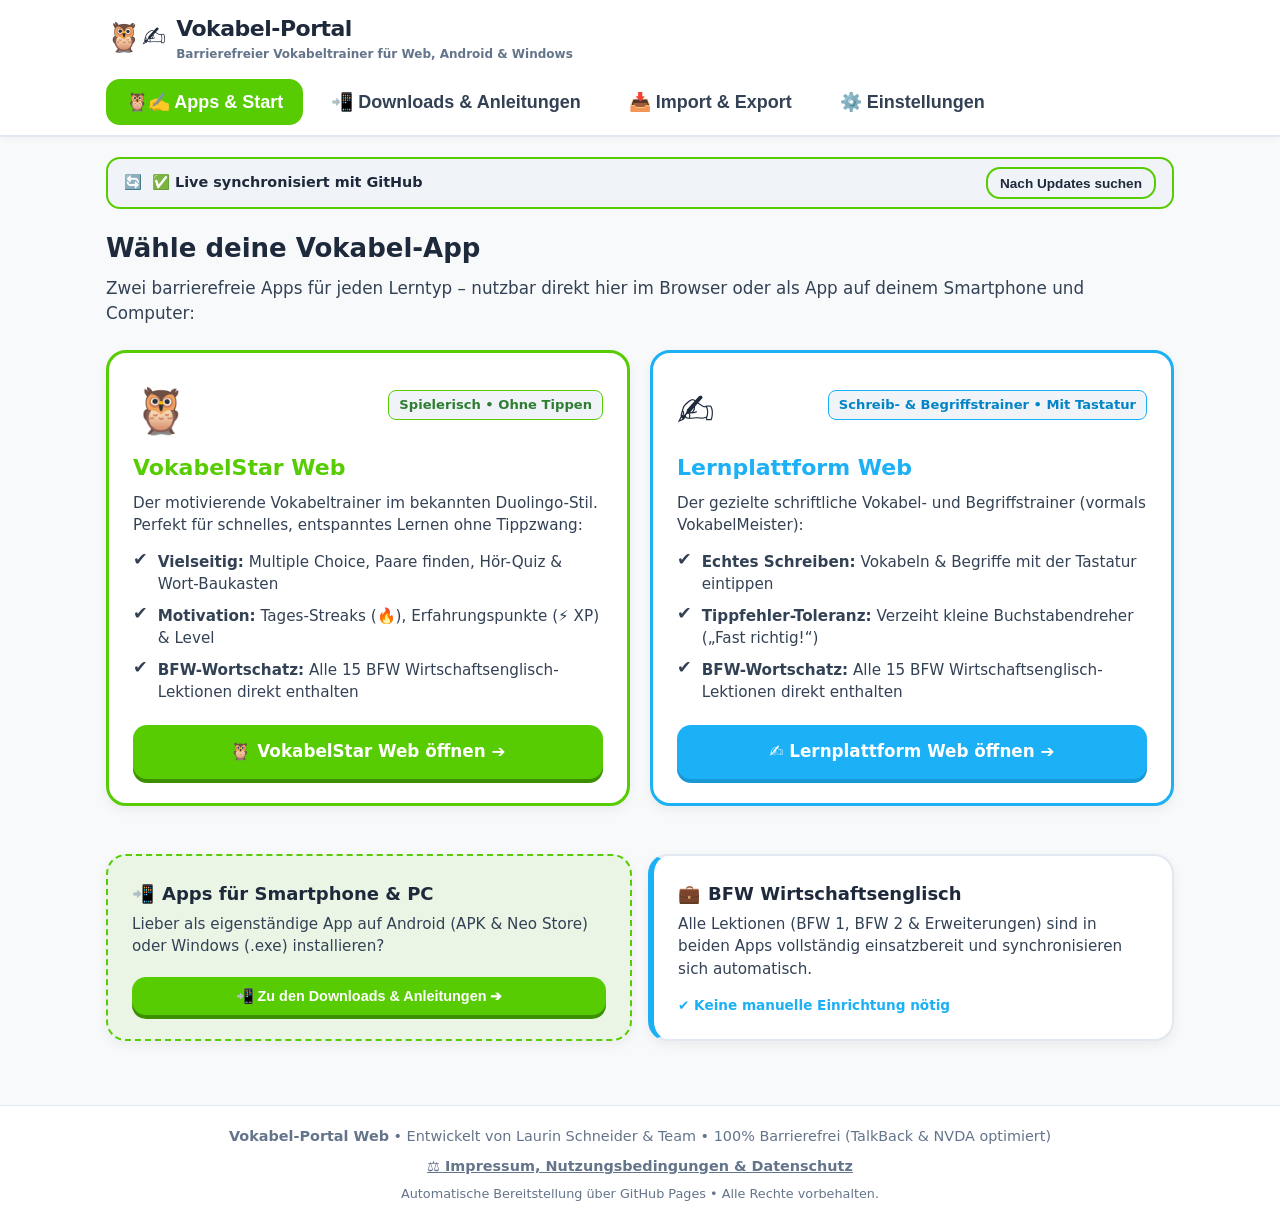
<file: index.html>
<!DOCTYPE html>
<html lang="de">
<head>
  <meta charset="UTF-8">
  <meta name="viewport" content="width=device-width, initial-scale=1.0">
  <title>Vokabel-Portal – Barrierefreier Vokabeltrainer (VokabelStar & VokabelMeister)</title>
  <meta name="description" content="100% barrierefreies Vokabelportal für den Browser. Trainiere mit VokabelStar (Duolingo-Stil) oder VokabelMeister (schriftlich mit Damerau-Levenshtein Toleranz). Inklusive BFW Wirtschaftsenglisch!">
  <link rel="stylesheet" href="styles.css">
</head>
<body class="theme-duo font-normal">

  <!-- Accessibility Skip Link (NVDA / TalkBack / Keyboard) -->
  <a href="#pane-apps" class="skip-link">Direkt zum Hauptinhalt springen</a>

  <!-- Screenreader Live Announcements -->
  <div id="sr-polite" class="sr-only" aria-live="polite" aria-atomic="true"></div>
  <div id="sr-assertive" class="sr-only" aria-live="assertive" aria-atomic="true"></div>

  <!-- Header -->
  <header class="portal-header" role="banner">
    <div class="header-container">
      <div class="logo-group">
        <span class="logo-badge" aria-hidden="true">🦉✍️</span>
        <div>
          <h1 class="logo-title">Vokabel-Portal</h1>
          <span class="logo-sub">Barrierefreier Vokabeltrainer für Web, Android &amp; Windows</span>
        </div>
      </div>
    </div>

    <!-- Main Navigation Tabs -->
    <nav class="portal-nav" role="navigation" aria-label="Hauptnavigation">
      <button class="nav-tab-btn active" data-tab="apps" aria-label="Vokabel-Apps Übersicht">
        🦉✍️ Apps &amp; Start
      </button>
      <button class="nav-tab-btn" data-tab="downloads" aria-label="Downloads und Installationsanleitungen für Android und Windows">
        📲 Downloads &amp; Anleitungen
      </button>
      <button class="nav-tab-btn" data-tab="import" aria-label="Eigene Vokabeln importieren und exportieren">
        📥 Import &amp; Export
      </button>
      <button class="nav-tab-btn" data-tab="settings" aria-label="Einstellungen und Barrierefreiheit">
        ⚙️ Einstellungen
      </button>
    </nav>
  </header>

  <!-- Main Body -->
  <main class="portal-main" id="main-content" role="main">

    <!-- Automatic Cloud Update Banner (Kompakt & Unaufdringlich) -->
    <div id="update-banner" class="update-banner" role="status" aria-live="polite" style="padding: 8px 16px; margin-bottom: 20px; font-size: 0.9rem;">
      <div class="update-info" style="font-size: 0.9rem;">
        <span aria-hidden="true">🔄</span>
        <span id="update-status-text">Cloud-Synchronisation aktiv</span>
      </div>
      <button id="btn-check-updates-manual" class="btn btn-outline btn-sm" style="padding: 4px 12px; min-height: 32px; font-size: 0.85rem;" aria-label="Jetzt manuell nach Vokabel-Updates suchen">
        Nach Updates suchen
      </button>
    </div>

    <!-- TAB 1: APPS & START -->
    <section id="pane-apps" class="tab-pane active" role="tabpanel" aria-label="Vokabel-Apps Übersicht">
      <div style="margin-bottom: 24px;">
        <h2 style="font-size: var(--font-size-xl); font-weight: 900; margin-bottom: 8px;">
          Wähle deine Vokabel-App
        </h2>
        <p style="color: var(--text-secondary); margin-bottom: 24px; font-size: 1.05rem;">
          Zwei barrierefreie Apps für jeden Lerntyp – nutzbar direkt hier im Browser oder als App auf deinem Smartphone und Computer:
        </p>

        <!-- Direct App Launchers (Eigenständige App-Seiten) -->
        <div class="grid-cols-2" style="margin-bottom: 28px;">
          <!-- Card 1: VokabelStar -->
          <div class="card" style="border: 3px solid var(--primary); display: flex; flex-direction: column; justify-content: space-between;">
            <div>
              <div style="display: flex; align-items: center; justify-content: space-between; margin-bottom: 6px;">
                <span style="font-size: 2.8rem;" aria-hidden="true">🦉</span>
                <span class="app-badge" style="border-color: var(--primary); color: #2e7d32; font-weight: 800;">
                  Spielerisch • Ohne Tippen
                </span>
              </div>
              <h3 style="font-size: var(--font-size-lg); font-weight: 900; margin-bottom: 8px; color: var(--primary);">
                VokabelStar Web
              </h3>
              <p style="color: var(--text-secondary); font-size: 0.95rem; margin-bottom: 12px;">
                Der motivierende Vokabeltrainer im bekannten Duolingo-Stil. Perfekt für schnelles, entspanntes Lernen ohne Tippzwang:
              </p>
              <ul class="feature-list">
                <li><span class="check-icon" aria-hidden="true">✔️</span><span><strong>Vielseitig:</strong> Multiple Choice, Paare finden, Hör-Quiz &amp; Wort-Baukasten</span></li>
                <li><span class="check-icon" aria-hidden="true">✔️</span><span><strong>Motivation:</strong> Tages-Streaks (🔥), Erfahrungspunkte (⚡ XP) &amp; Level</span></li>
                <li><span class="check-icon" aria-hidden="true">✔️</span><span><strong>BFW-Wortschatz:</strong> Alle 15 BFW Wirtschaftsenglisch-Lektionen direkt enthalten</span></li>
              </ul>
            </div>
            <a href="vokabelstar.html" class="btn btn-primary" style="text-align: center; text-decoration: none; font-size: 1.05rem; padding: 14px 20px;">
              🦉 VokabelStar Web öffnen ➔
            </a>
          </div>

          <!-- Card 2: Lernplattform (ehemals VokabelMeister) -->
          <div class="card" style="border: 3px solid var(--secondary); display: flex; flex-direction: column; justify-content: space-between;">
            <div>
              <div style="display: flex; align-items: center; justify-content: space-between; margin-bottom: 6px;">
                <span style="font-size: 2.8rem;" aria-hidden="true">✍️</span>
                <span class="app-badge" style="border-color: var(--secondary); color: #0284c7; font-weight: 800;">
                  Schreib- &amp; Begriffstrainer • Mit Tastatur
                </span>
              </div>
              <h3 style="font-size: var(--font-size-lg); font-weight: 900; margin-bottom: 8px; color: var(--secondary);">
                Lernplattform Web
              </h3>
              <p style="color: var(--text-secondary); font-size: 0.95rem; margin-bottom: 12px;">
                Der gezielte schriftliche Vokabel- und Begriffstrainer (vormals VokabelMeister):
              </p>
              <ul class="feature-list">
                <li><span class="check-icon" aria-hidden="true">✔️</span><span><strong>Echtes Schreiben:</strong> Vokabeln &amp; Begriffe mit der Tastatur eintippen</span></li>
                <li><span class="check-icon" aria-hidden="true">✔️</span><span><strong>Tippfehler-Toleranz:</strong> Verzeiht kleine Buchstabendreher („Fast richtig!“)</span></li>
                <li><span class="check-icon" aria-hidden="true">✔️</span><span><strong>BFW-Wortschatz:</strong> Alle 15 BFW Wirtschaftsenglisch-Lektionen direkt enthalten</span></li>
              </ul>
            </div>
            <a href="lernplattform.html" class="btn btn-secondary" style="text-align: center; text-decoration: none; font-size: 1.05rem; padding: 14px 20px;">
              ✍️ Lernplattform Web öffnen ➔
            </a>
          </div>
        </div>

        <!-- Zwei kompakte Info- & Schnelleinstiegskacheln -->
        <div class="grid-cols-2" style="gap: 16px;">
          <!-- Kachel 1: Downloads -->
          <div class="card" style="border: 2px dashed var(--primary); background: rgba(88, 204, 2, 0.08); display: flex; flex-direction: column; justify-content: space-between; margin-bottom: 0;">
            <div>
              <h3 style="font-size: var(--font-size-base); font-weight: 900; margin-bottom: 6px; display: flex; align-items: center; gap: 8px;">
                <span>📲</span> Apps für Smartphone &amp; PC
              </h3>
              <p style="color: var(--text-secondary); font-size: 0.95rem; margin-bottom: 14px; line-height: 1.5;">
                Lieber als eigenständige App auf Android (APK &amp; Neo Store) oder Windows (.exe) installieren?
              </p>
            </div>
            <button class="btn btn-primary btn-sm" onclick="window.portalApp &amp;&amp; window.portalApp.switchTab('downloads')" aria-label="Zu den Downloads und Installationsanleitungen springen">
              📲 Zu den Downloads &amp; Anleitungen ➔
            </button>
          </div>

          <!-- Kachel 2: BFW Wirtschaftsenglisch -->
          <div class="card" style="border-left: 6px solid var(--secondary); background: var(--bg-surface); display: flex; flex-direction: column; justify-content: space-between; margin-bottom: 0;">
            <div>
              <h3 style="font-size: var(--font-size-base); font-weight: 900; margin-bottom: 6px; display: flex; align-items: center; gap: 8px;">
                <span>💼</span> BFW Wirtschaftsenglisch
              </h3>
              <p style="color: var(--text-secondary); font-size: 0.95rem; margin-bottom: 14px; line-height: 1.5;">
                Alle Lektionen (BFW 1, BFW 2 &amp; Erweiterungen) sind in beiden Apps vollständig einsatzbereit und synchronisieren sich automatisch.
              </p>
            </div>
            <div style="font-size: 0.85rem; font-weight: 700; color: var(--secondary);">
              ✔️ Keine manuelle Einrichtung nötig
            </div>
          </div>
        </div>

      </div>
    </section>

    <!-- TAB 4: IMPORT & EXPORT -->
    <section id="pane-import" class="tab-pane" role="tabpanel" aria-label="Import und Export">
      <div class="card" style="max-width: 720px; margin: 0 auto;">
        <h2 style="font-size: var(--font-size-xl); font-weight: 900; margin-bottom: 12px;">
          📥 Universal-Import
        </h2>
        <p style="color: var(--text-secondary); margin-bottom: 20px;">
          Importiere deine eigenen Vokabellisten aus Word-Dokumenten (<strong>.docx</strong>), Excel-Tabellen (<strong>.xlsx</strong>), <strong>CSV</strong>, <strong>TXT</strong> oder <strong>JSON</strong>. Die Listen stehen dir sofort in beiden Trainings-Modi zur Verfügung!
        </p>

        <div class="form-group">
          <label for="import-file-input" class="form-label">Datei vom Computer oder Smartphone auswählen:</label>
          <input type="file" id="import-file-input" class="form-input" accept=".docx,.xlsx,.xls,.csv,.txt,.json" aria-label="Vokabeldatei für Import auswählen">
        </div>

        <button id="btn-run-import" class="btn btn-primary" style="width: 100%; margin-bottom: 24px;">
          📥 Vokabeln jetzt importieren
        </button>

        <hr style="border: 0; border-top: 1px solid var(--border-subtle); margin: 24px 0;">

        <h3 style="font-size: var(--font-size-lg); font-weight: 800; margin-bottom: 8px;">
          📤 Sicherung & Export
        </h3>
        <p style="color: var(--text-secondary); margin-bottom: 16px;">
          Speichere deine Lernstände, Erfahrungspunkte und selbst importierten Vokabelpakete als JSON-Backup auf deinem Gerät.
        </p>
        <button id="btn-export-backup" class="btn btn-outline" style="width: 100%;">
          📤 Backup herunterladen (.json)
        </button>
      </div>
    </section>

    <!-- TAB 5: EINSTELLUNGEN & BARRIEREFREIHEIT -->
    <section id="pane-settings" class="tab-pane" role="tabpanel" aria-label="Einstellungen">
      <div class="card" style="max-width: 680px; margin: 0 auto;">
        <h2 style="font-size: var(--font-size-xl); font-weight: 900; margin-bottom: 16px;">
          ⚙️ Einstellungen & Barrierefreiheit
        </h2>

        <div class="form-group">
          <label for="setting-theme" class="form-label">Farb-Design (Kontrast):</label>
          <select id="setting-theme" class="form-select">
            <option value="theme-duo">🦉 Duolingo Standard (Grün / Hell)</option>
            <option value="theme-contrast">⚡ Hoch-Kontrast (Gelb auf Schwarz für Sehbehinderte)</option>
            <option value="theme-dark">🌙 Dunkel-Modus (Slate Dark)</option>
          </select>
        </div>

        <div class="form-group">
          <label for="setting-font" class="form-label">Schriftgröße:</label>
          <select id="setting-font" class="form-select">
            <option value="font-normal">Standard (18px)</option>
            <option value="font-large">Groß (22px)</option>
            <option value="font-xlarge">Extra Groß (26px)</option>
          </select>
        </div>

        <div class="form-group">
          <label class="toggle-label">
            <input type="checkbox" id="setting-sound" class="toggle-checkbox" checked>
            <span>🔊 Sound-Effekte aktivieren (Erfolg & Fehler-Töne)</span>
          </label>
        </div>

        <div class="form-group">
          <label class="toggle-label">
            <input type="checkbox" id="setting-tts" class="toggle-checkbox" checked>
            <span>🗣️ Sprachausgabe (Text-to-Speech) aktivieren</span>
          </label>
        </div>

        <div class="form-group">
          <label class="toggle-label">
            <input type="checkbox" id="setting-unlimited-hearts" class="toggle-checkbox">
            <span>❤️ Unbegrenzte Leben (kein Herzverlust bei Fehlern)</span>
          </label>
        </div>
      </div>
    </section>

    <!-- TAB 6: DOWNLOADS & ANLEITUNGEN (ANDROID & WINDOWS) -->
    <section id="pane-downloads" class="tab-pane" role="tabpanel" aria-label="Downloads und Installationsanleitungen für Android und Windows">
      <div style="margin-bottom: 24px;">
        <h2 style="font-size: var(--font-size-xl); font-weight: 900; margin-bottom: 8px;">
          📲 Downloads &amp; Installationsanleitungen
        </h2>
        <p style="color: var(--text-secondary); font-size: 1.05rem;">
          Alle Vokabel-Apps sind 100% kostenlos, werbefrei und quelloffen (Open Source). Du kannst sie entweder direkt im Browser nutzen oder als eigenständige App auf deinem <strong>Android-Smartphone</strong> oder <strong>Windows-Computer</strong> installieren.
        </p>
      </div>

      <!-- Quick Download Cards Grid -->
      <h3 style="font-size: var(--font-size-lg); font-weight: 900; margin-bottom: 14px;">
        📦 Direkte Programm- &amp; App-Downloads
      </h3>
      <div class="grid-cols-2" style="margin-bottom: 32px;">

        <!-- Card 1: VokabelStar -->
        <article class="download-card" role="region" aria-label="Download VokabelStar">
          <div>
            <div style="font-size: 2.4rem; margin-bottom: 8px;" aria-hidden="true">🦉</div>
            <h4 style="font-size: var(--font-size-lg); font-weight: 900; margin-bottom: 4px; color: var(--primary);">VokabelStar</h4>
            <p style="color: var(--text-secondary); font-size: 0.95rem; margin-bottom: 16px;">
              Spielerischer Duolingo-Stil mit Multiple Choice, Hör-Quiz, Paare-Finden, Wort-Baukasten, Tages-Streaks und XP. Kein Tippzwang.
            </p>

            <div style="margin-bottom: 12px;">
              <span class="os-badge android">🤖 Android (v1.3.1)</span>
              <a href="https://github.com/Lauju1909/VokabelStar-Android/releases/download/v1.3.1/VokabelStar_v1.3.1.apk" class="btn btn-primary btn-sm" style="display: block; text-align: center; text-decoration: none; margin-top: 8px;">
                ⬇️ APK herunterladen
              </a>
              <div style="font-size: 0.8rem; margin-top: 4px; text-align: center;">
                <a href="https://github.com/Lauju1909/VokabelStar-Android/releases/latest" target="_blank" rel="noopener noreferrer" style="color: var(--text-muted);">
                  Release-Details auf GitHub ↗
                </a>
              </div>
            </div>

            <div style="margin-top: 14px; padding-top: 12px; border-top: 1px dashed var(--border-subtle);">
              <span class="os-badge windows">💻 Windows (v1.1.0)</span>
              <a href="https://github.com/Lauju1909/VokabelStar/releases/download/v1.1.0/VokabelStar.exe" class="btn btn-secondary btn-sm" style="display: block; text-align: center; text-decoration: none; margin-top: 8px;">
                ⬇️ Windows .exe herunterladen
              </a>
              <div style="font-size: 0.8rem; margin-top: 4px; text-align: center;">
                <a href="https://github.com/Lauju1909/VokabelStar/releases/latest" target="_blank" rel="noopener noreferrer" style="color: var(--text-muted);">
                  Release-Details auf GitHub ↗
                </a>
              </div>
            </div>
          </div>
        </article>

        <!-- Card 2: Lernplattform (ehemals VokabelMeister) -->
        <article class="download-card" role="region" aria-label="Download Lernplattform">
          <div>
            <div style="font-size: 2.4rem; margin-bottom: 8px;" aria-hidden="true">✍️</div>
            <h4 style="font-size: var(--font-size-lg); font-weight: 900; margin-bottom: 4px; color: var(--secondary);">Lernplattform</h4>
            <p style="color: var(--text-secondary); font-size: 0.95rem; margin-bottom: 16px;">
              Barrierefreier schriftlicher Vokabel- und Begriffstrainer (vormals VokabelMeister) mit Tippfehler-Toleranz („Fast richtig!“).
            </p>

            <div style="margin-bottom: 12px;">
              <span class="os-badge android">🤖 Android (v1.2.4)</span>
              <a href="https://github.com/Lauju1909/Lernplatform-Android/releases/download/v1.2.4/app-release.apk" class="btn btn-primary btn-sm" style="display: block; text-align: center; text-decoration: none; margin-top: 8px;">
                ⬇️ APK herunterladen
              </a>
              <div style="font-size: 0.8rem; margin-top: 4px; text-align: center;">
                <a href="https://github.com/Lauju1909/Lernplatform-Android/releases/latest" target="_blank" rel="noopener noreferrer" style="color: var(--text-muted);">
                  Release-Details auf GitHub ↗
                </a>
              </div>
            </div>

            <div style="margin-top: 14px; padding-top: 12px; border-top: 1px dashed var(--border-subtle);">
              <span class="os-badge windows">💻 Windows (v1.2.2)</span>
              <a href="https://github.com/Lauju1909/Lernplatform/releases/download/v1.2.2/Lernplatform.exe" class="btn btn-secondary btn-sm" style="display: block; text-align: center; text-decoration: none; margin-top: 8px;">
                ⬇️ Windows .exe herunterladen
              </a>
              <div style="font-size: 0.8rem; margin-top: 4px; text-align: center;">
                <a href="https://github.com/Lauju1909/Lernplatform/releases/latest" target="_blank" rel="noopener noreferrer" style="color: var(--text-muted);">
                  Release-Details auf GitHub ↗
                </a>
              </div>
            </div>
          </div>
        </article>

      </div>

      <!-- F-Droid / Neo Store Repository Card (Empfohlen für Android) -->
      <section class="guide-box highlight" aria-labelledby="heading-fdroid">
        <div style="display: flex; align-items: center; gap: 12px; margin-bottom: 10px;">
          <span style="font-size: 2rem;" aria-hidden="true">🏪</span>
          <h3 id="heading-fdroid" style="font-size: var(--font-size-lg); font-weight: 900; margin: 0;">
            Empfohlen für Android: Neo Store &amp; F-Droid Paketquelle
          </h3>
        </div>
        <p style="color: var(--text-secondary); margin-bottom: 14px;">
          Mit unserer offiziellen F-Droid/Neo Store Paketquelle werden beide Vokabel-Apps auf deinem Smartphone <strong>automatisch aktualisiert</strong>, sobald neue Vokabeln, Lektionen oder Verbesserungen erscheinen!
        </p>

        <div style="display: flex; gap: 12px; flex-wrap: wrap; margin-bottom: 14px;">
          <a href="fdroidrepos://lauju1909.github.io/fdroid-repo/fdroid/repo?fingerprint=6CB811B89526A24CE7D41FB3FB4045B9FD0541D2017F96127CA4C407D43FCF0F" class="btn btn-primary" style="text-decoration: none;">
            📲 1-Klick: In Neo Store / F-Droid hinzufügen
          </a>
          <a href="https://lauju1909.github.io/fdroid-repo/" target="_blank" rel="noopener noreferrer" class="btn btn-outline" style="text-decoration: none;">
            🌐 Paketquellen-Webseite öffnen ↗
          </a>
        </div>

        <div style="font-size: 0.9rem; color: var(--text-muted);">
          <strong>Manuelle Paketquellen-URL:</strong>
          <div class="code-box">https://lauju1909.github.io/fdroid-repo/fdroid/repo</div>
          <strong>Fingerabdruck (SHA-256):</strong>
          <div class="code-box">6CB811B89526A24CE7D41FB3FB4045B9FD0541D2017F96127CA4C407D43FCF0F</div>
        </div>
      </section>

      <!-- Step-by-Step Guide: Android -->
      <section class="guide-box" aria-labelledby="heading-guide-android">
        <div style="display: flex; align-items: center; gap: 12px; margin-bottom: 10px;">
          <span style="font-size: 2rem;" aria-hidden="true">🤖</span>
          <h3 id="heading-guide-android" style="font-size: var(--font-size-lg); font-weight: 900; margin: 0;">
            Schritt-für-Schritt Installationsanleitung: Android
          </h3>
        </div>

        <h4 style="font-weight: 800; margin-top: 14px; color: var(--primary);">
          Weg 1 (Empfohlen): Über Neo Store oder F-Droid mit automatischen Updates
        </h4>
        <ol class="step-list">
          <li>
            <strong>Neo Store oder F-Droid öffnen:</strong> Öffne die Neo Store (oder F-Droid) App auf deinem Android-Smartphone.
          </li>
          <li>
            <strong>Paketquelle hinzufügen:</strong> Tippe entweder direkt oben auf den Button <em>„1-Klick: In Neo Store / F-Droid hinzufügen“</em> oder öffne in Neo Store die <em>Einstellungen ➔ Paketquellen (Repositories) ➔ Plus-Symbol (+)</em> und trage die Adresse <code>https://lauju1909.github.io/fdroid-repo/fdroid/repo</code> ein.
          </li>
          <li>
            <strong>Aktualisieren:</strong> Wische in der App-Übersicht nach unten, um die neuen Paketquellen zu synchronisieren.
          </li>
          <li>
            <strong>Installieren:</strong> Suche nach <em>„VokabelStar“</em> oder <em>„Lernplattform“</em> (bzw. VokabelMeister) und tippe auf <strong>Installieren</strong>.
          </li>
          <li>
            <strong>Automatische Updates genießen:</strong> Du musst nie wieder manuell nach neuen Versionen suchen.
          </li>
        </ol>

        <h4 style="font-weight: 800; margin-top: 20px; color: var(--primary);">
          Weg 2: Direkte Installation über die APK-Datei
        </h4>
        <ol class="step-list">
          <li>
            <strong>APK herunterladen:</strong> Tippe oben bei der gewünschten App auf <strong>„APK herunterladen“</strong>.
          </li>
          <li>
            <strong>Datei öffnen:</strong> Ziehe die Benachrichtigungsleiste nach unten und tippe auf die fertige Download-Benachrichtigung (oder öffne die App „Dateien“ / „Downloads“).
          </li>
          <li>
            <strong>Unbekannte Quellen zulassen (nur beim ersten Mal nötig):</strong> Falls Android den Hinweis anzeigt <em>„Aus Sicherheitsgründen darf dein Smartphone keine unbekannten Apps aus dieser Quelle installieren“</em>:
            <ul style="margin: 6px 0 6px 20px;">
              <li>Tippe im Hinweis auf <strong>„Einstellungen“</strong>.</li>
              <li>Aktiviere den Schalter <strong>„Apps aus dieser Quelle zulassen“</strong> (oder „Dieser Quelle vertrauen“).</li>
              <li>Drücke die Zurück-Taste deines Smartphones.</li>
            </ul>
          </li>
          <li>
            <strong>Installation bestätigen:</strong> Tippe auf <strong>„Installieren“</strong> und anschließend auf <strong>„Öffnen“</strong>.
          </li>
          <li>
            <strong>TalkBack-Barrierefreiheit:</strong> Alle Tasten und Eingaben sind barrierefrei angesagt und voll für Screenreader angepasst.
          </li>
        </ol>
      </section>

      <!-- Step-by-Step Guide: Windows -->
      <section class="guide-box warning" aria-labelledby="heading-guide-windows">
        <div style="display: flex; align-items: center; gap: 12px; margin-bottom: 10px;">
          <span style="font-size: 2rem;" aria-hidden="true">💻</span>
          <h3 id="heading-guide-windows" style="font-size: var(--font-size-lg); font-weight: 900; margin: 0;">
            Schritt-für-Schritt Installationsanleitung: Windows (10 &amp; 11)
          </h3>
        </div>

        <ol class="step-list">
          <li>
            <strong>Programm herunterladen:</strong> Klicke oben auf die blaue Schaltfläche <strong>„Windows .exe herunterladen“</strong> (z. B. <code>VokabelStar.exe</code> oder <code>Lernplatform.exe</code>).
          </li>
          <li>
            <strong>Datei speichern:</strong> Speichere die Datei an einem beliebigen Ort (z. B. in deinem Ordner <em>Downloads</em> oder auf dem <em>Desktop</em>). Du benötigst keine komplizierte Installation – es handelt sich um ein portables Programm, das direkt startet!
          </li>
          <li>
            <strong>Wichtiger Hinweis: Windows SmartScreen Warnung überwinden</strong>
            <div class="card" style="margin: 8px 0; background: rgba(255, 200, 0, 0.1); border: 2px solid var(--accent-gold); padding: 14px;">
              <p style="margin: 0 0 8px 0;">
                ⚠️ <strong>Warum zeigt Windows beim ersten Start einen blauen Warnhinweis?</strong><br>
                Unsere Programme sind eigenständig entwickelte Software und nicht mit einem teuren Microsoft-Firmenzertifikat signiert. Windows zeigt daher vorsorglich: <em>„Der Computer wurde durch Windows geschützt – Von Windows Defender SmartScreen wurde der Start einer unbekannten App verhindert.“</em>
              </p>
              <p style="margin: 0; font-weight: bold;">
                So startest du die App in 2 Klicks:
              </p>
              <ul style="margin: 6px 0 0 20px;">
                <li>1. Klicke im blauen Fenster auf den Text <u><strong>„Weitere Informationen“</strong></u> (Screenreader / Tastatur: Mit der <code>Tab</code>-Taste ansteuern und <code>Enter</code> drücken).</li>
                <li>2. Klicke anschließend auf den nun sichtbaren Button <u><strong>„Trotzdem ausführen“</strong></u> (oder mit <code>Tab</code> ansteuern und <code>Enter</code> drücken).</li>
              </ul>
              <p style="margin: 8px 0 0 0; font-size: 0.9rem; color: var(--text-secondary);">
                ✔️ Windows merkt sich deine Entscheidung. Ab dem zweiten Start öffnet sich das Programm sofort per Doppelklick!
              </p>
            </div>
          </li>
          <li>
            <strong>Barrierefreiheit &amp; Screenreader (NVDA / JAWS):</strong>
            <p style="margin: 4px 0;">
              Alle Windows-Apps sind komplett tastaturbedienbar und optimiert für Screenreader:
            </p>
            <ul style="margin: 6px 0 0 20px;">
              <li>Mit der <code>Tab</code>-Taste und <code>Umschalt+Tab</code> wechselst du zwischen Eingabefeldern und Schaltflächen.</li>
              <li>Mit der <code>Leertaste</code> oder <code>Eingabetaste (Enter)</code> aktivierst du Knöpfe.</li>
              <li>In VokabelMeister kannst du sofort losschreiben und mit <code>Enter</code> prüfen.</li>
            </ul>
          </li>
        </ol>
      </section>

    </section>

  </main>

  <!-- Footer -->
  <footer class="portal-footer" role="contentinfo">
    <p>
      <strong>Vokabel-Portal Web</strong> • Entwickelt von Laurin Schneider &amp; Team • 100% Barrierefrei (TalkBack &amp; NVDA optimiert)
    </p>
    <p style="margin-top: 8px; font-size: 0.9rem;">
      <a href="impressum.html" style="color: var(--text-muted); text-decoration: underline; font-weight: 600;">⚖️ Impressum, Nutzungsbedingungen &amp; Datenschutz</a>
    </p>
    <p style="margin-top: 6px; font-size: 0.8rem; color: var(--text-muted);">
      Automatische Bereitstellung über GitHub Pages • Alle Rechte vorbehalten.
    </p>
  </footer>

  <!-- Scripts -->
  <script src="bfw_catalog.js"></script>
  <script src="vokabelmeister_data.js"></script>
  <script src="mammoth.browser.min.js"></script>
  <script src="xlsx.full.min.js"></script>
  <script src="portal.js"></script>
</body>
</html>
</file>
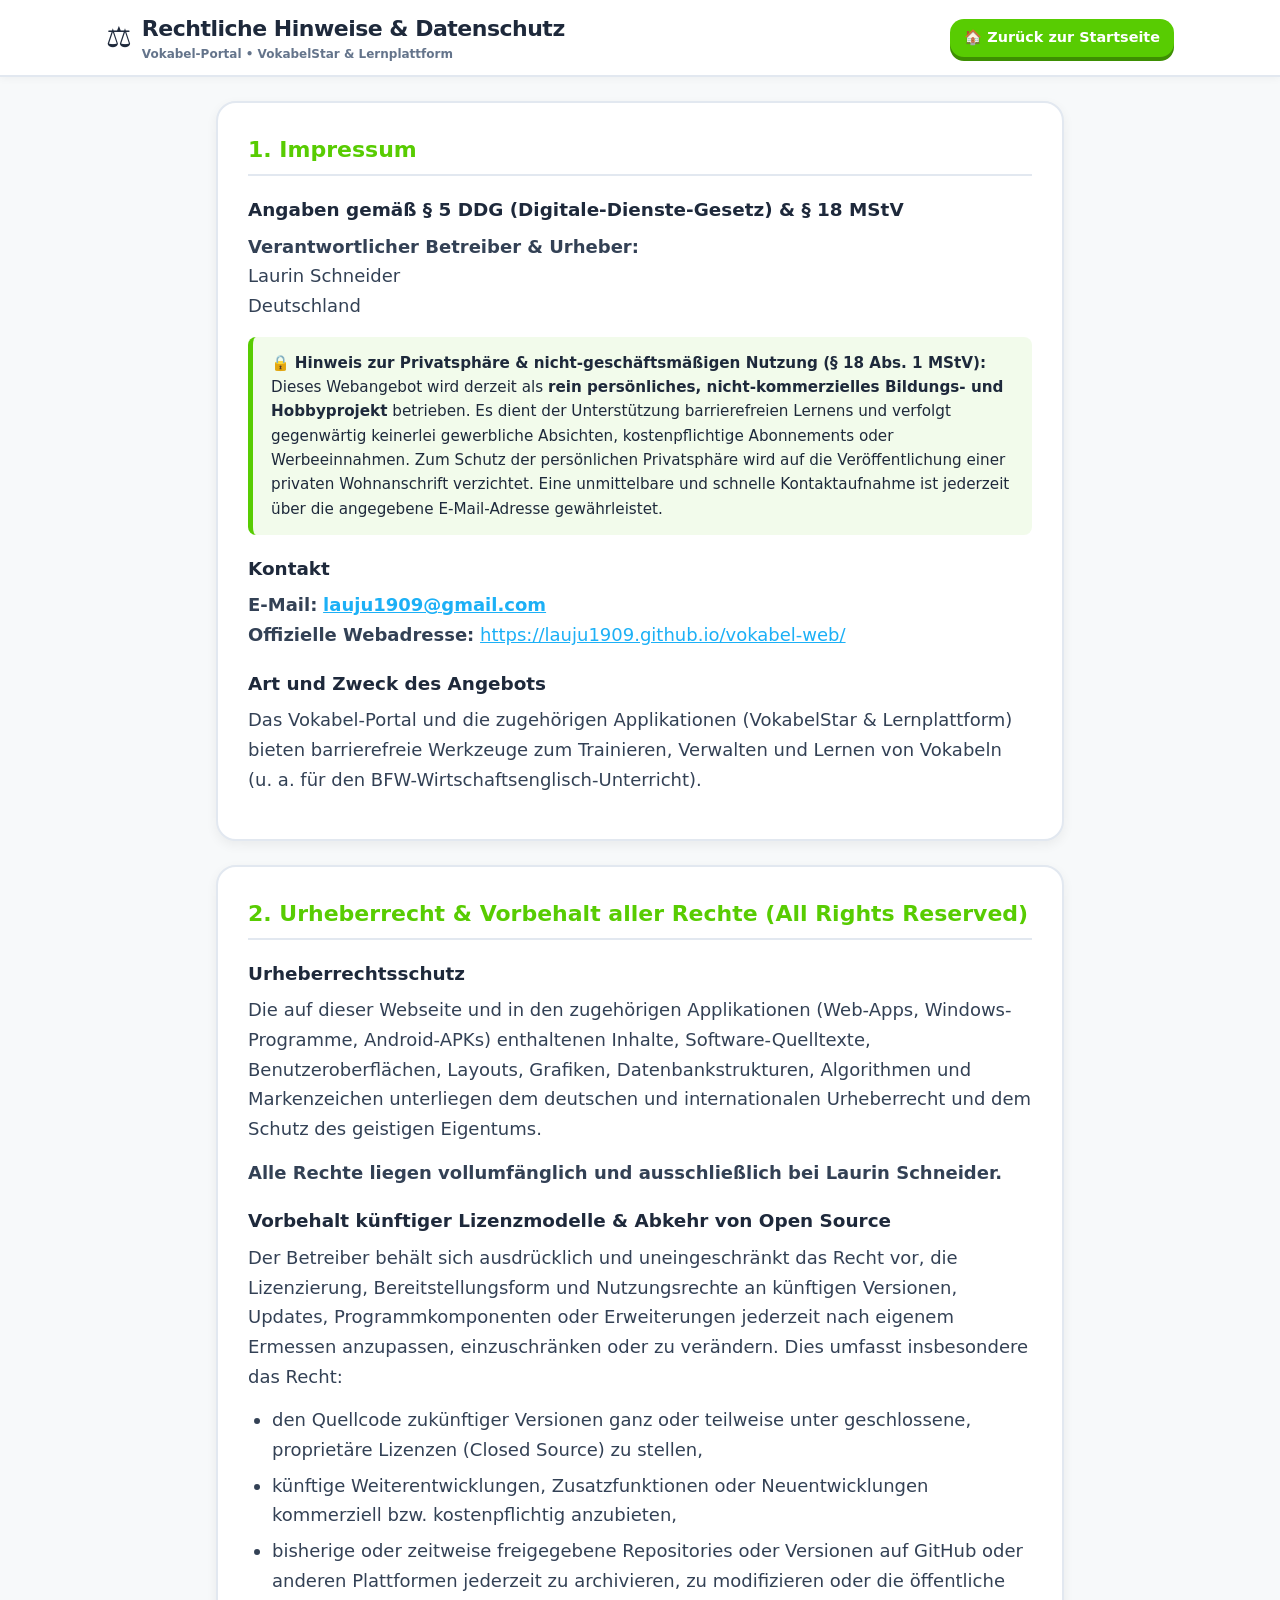
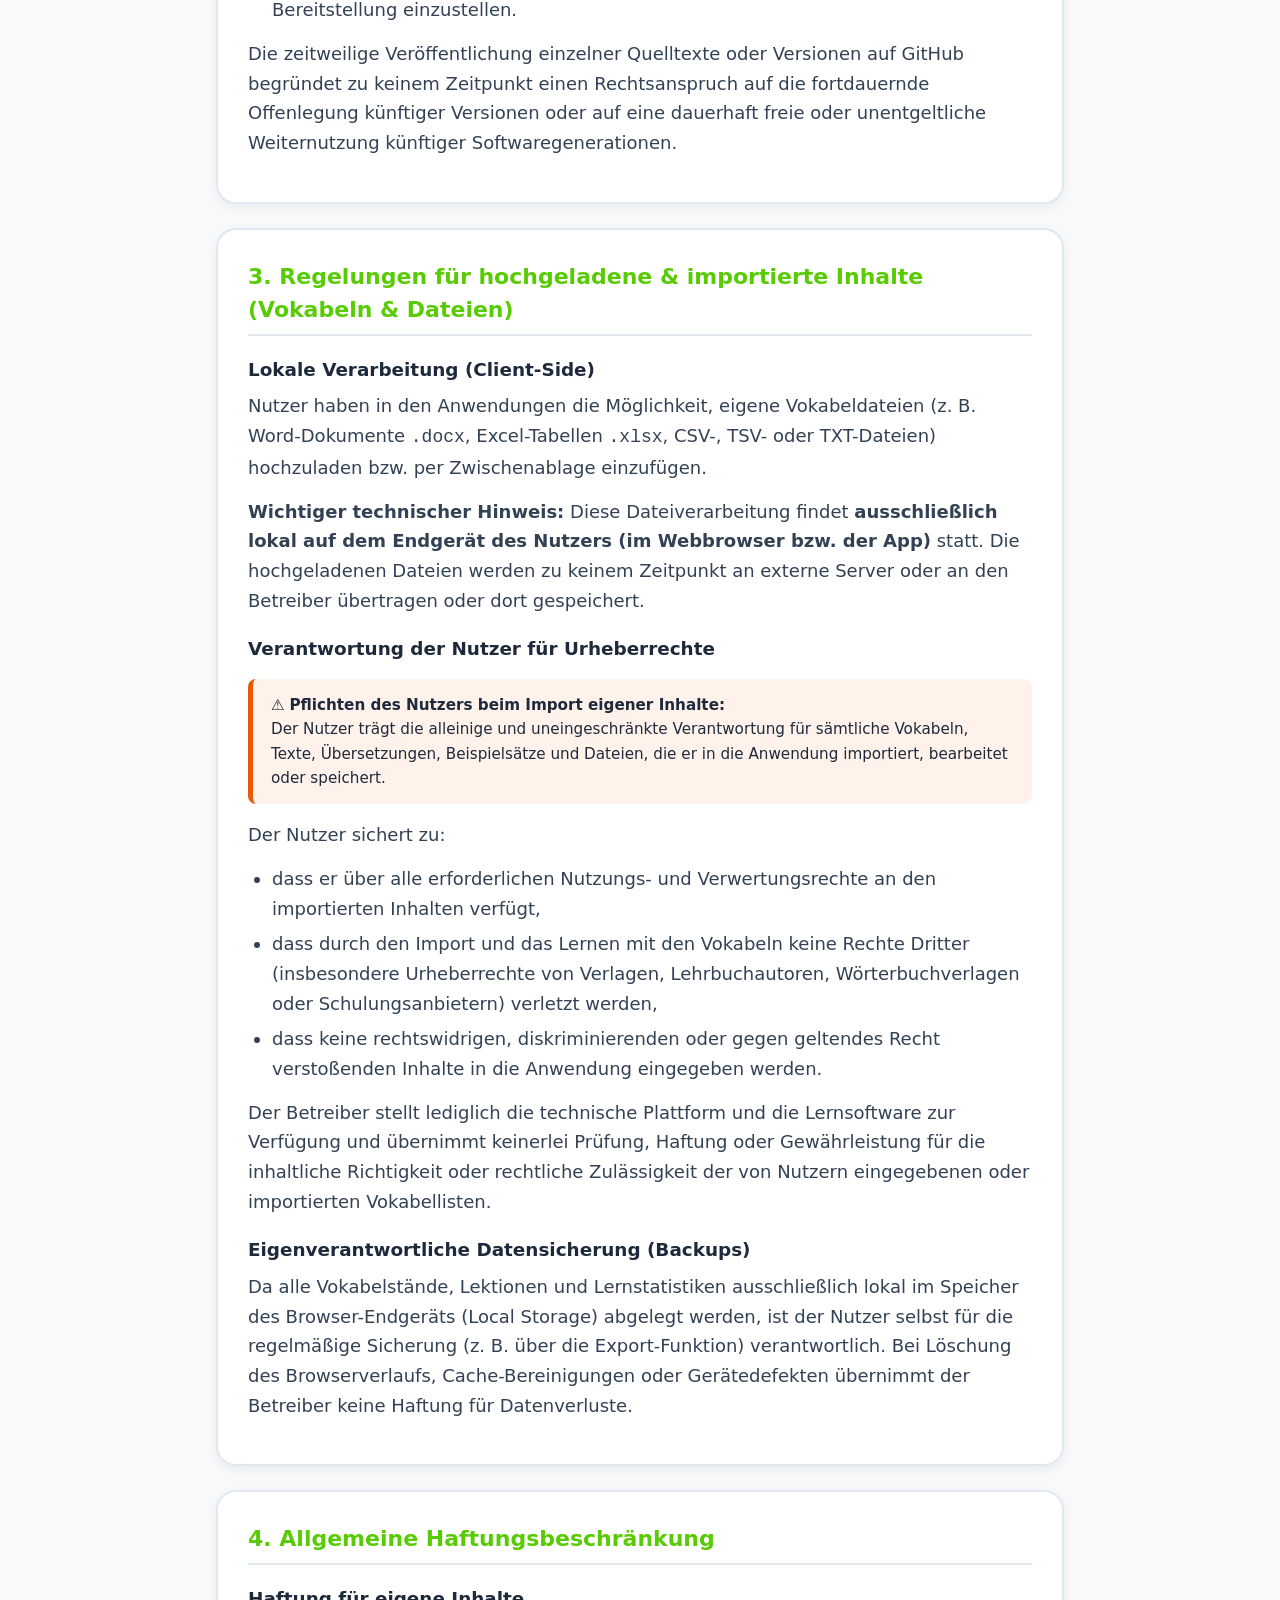
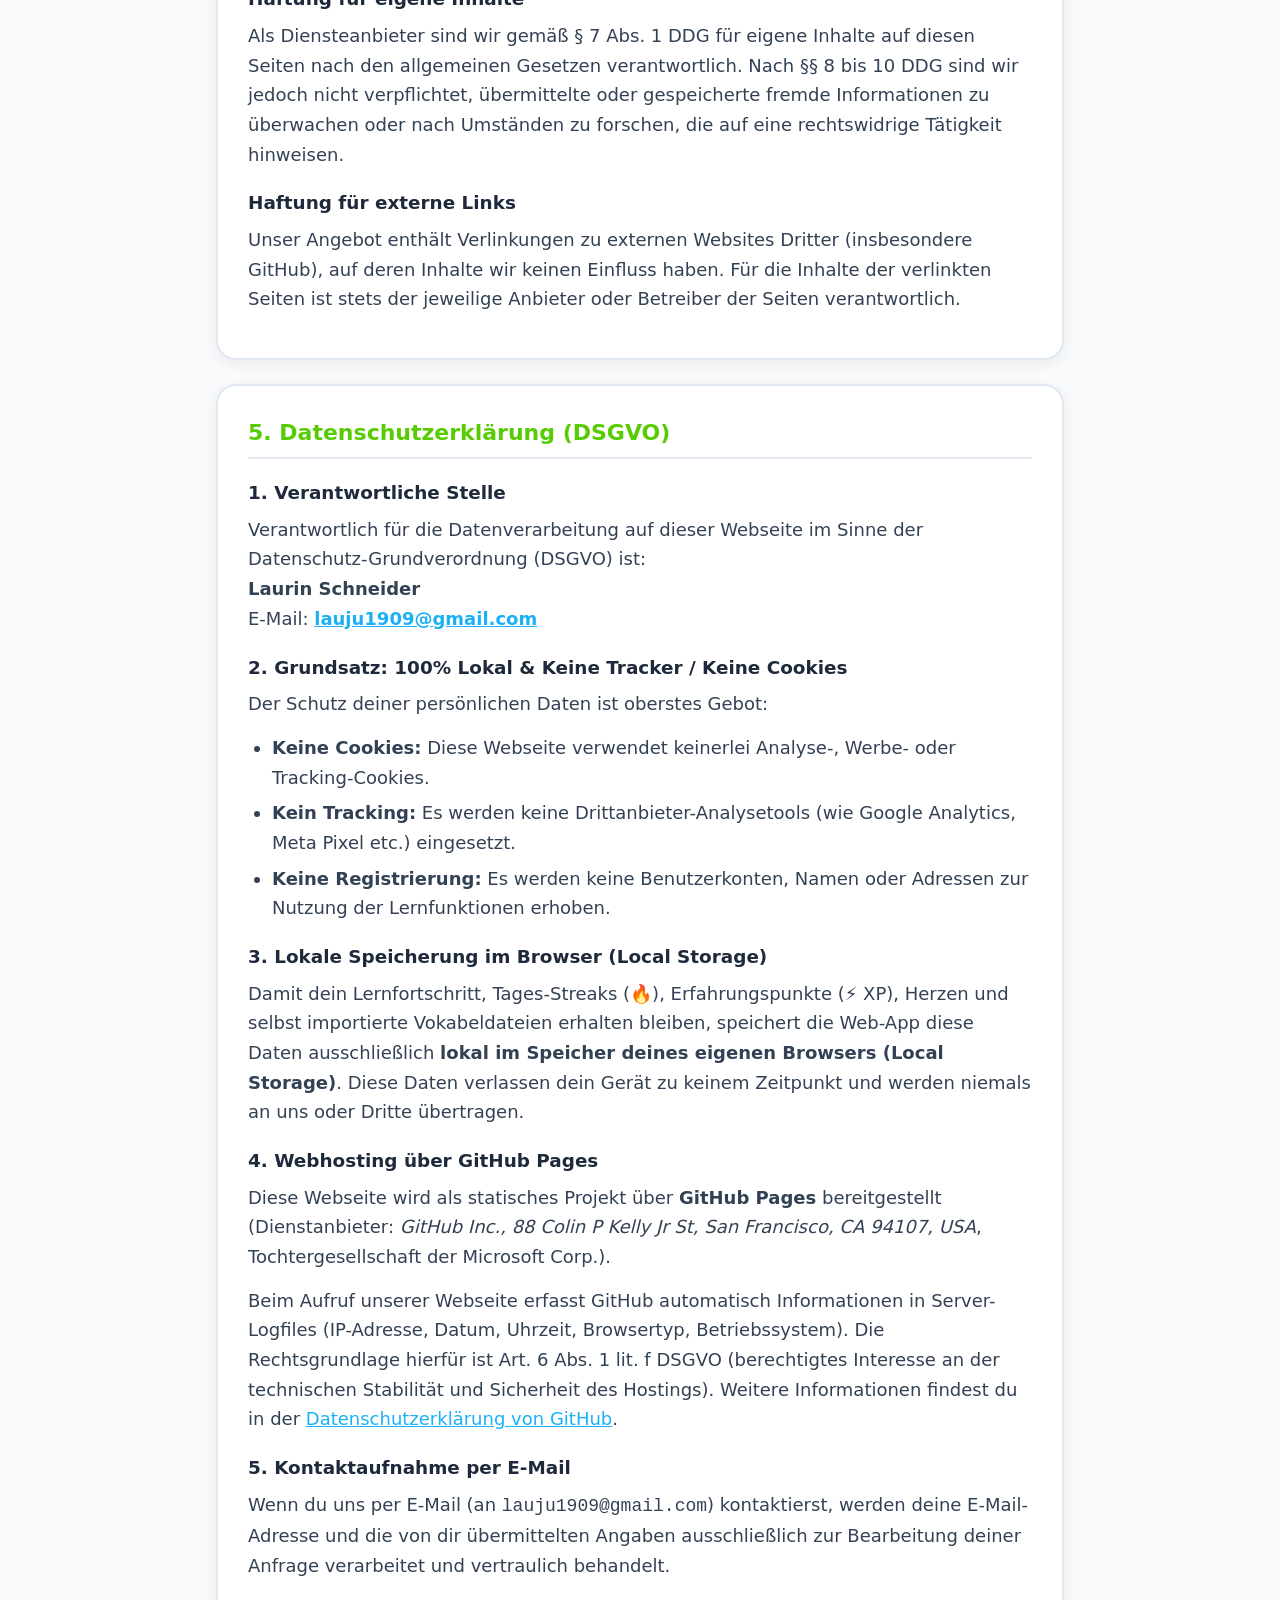
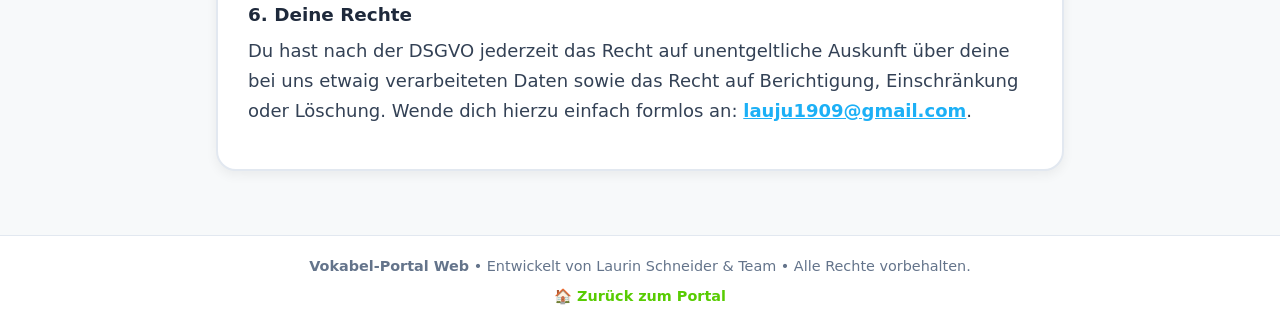
<file: impressum.html>
<!DOCTYPE html>
<html lang="de">
<head>
  <meta charset="UTF-8">
  <meta name="viewport" content="width=device-width, initial-scale=1.0">
  <title>Impressum, Nutzungsbedingungen &amp; Datenschutz – Vokabel-Portal</title>
  <meta name="description" content="Rechtliche Angaben, Nutzungsbedingungen für Inhalte &amp; Uploads, Urheberrechte sowie Datenschutzerklärung des Vokabel-Portals (VokabelStar &amp; Lernplattform).">
  <link rel="stylesheet" href="styles.css">
  <style>
    .legal-container {
      max-width: 880px;
      margin: 24px auto 40px;
      padding: 0 16px;
    }
    .legal-card {
      background: var(--bg-surface);
      border: 2px solid var(--border-subtle);
      border-radius: var(--radius-lg);
      padding: 30px;
      box-shadow: var(--card-shadow);
      margin-bottom: 24px;
    }
    .legal-card h2 {
      font-size: var(--font-size-lg);
      font-weight: 900;
      color: var(--primary);
      margin-top: 26px;
      margin-bottom: 12px;
      border-bottom: 2px solid var(--border-subtle);
      padding-bottom: 8px;
    }
    .legal-card h2:first-of-type {
      margin-top: 0;
    }
    .legal-card h3 {
      font-size: 1.15rem;
      font-weight: 800;
      margin-top: 20px;
      margin-bottom: 8px;
      color: var(--text-main);
    }
    .legal-card p, .legal-card ul {
      color: var(--text-secondary);
      line-height: 1.65;
      margin-bottom: 14px;
    }
    .legal-card ul {
      padding-left: 24px;
    }
    .legal-card li {
      margin-bottom: 6px;
    }
    .notice-box {
      background: rgba(88, 204, 2, 0.08);
      border-left: 5px solid var(--primary);
      padding: 14px 18px;
      border-radius: var(--radius-sm);
      margin: 16px 0;
      font-size: 0.95rem;
      line-height: 1.6;
    }
    .warning-box {
      background: rgba(234, 88, 12, 0.08);
      border-left: 5px solid #ea580c;
      padding: 14px 18px;
      border-radius: var(--radius-sm);
      margin: 16px 0;
      font-size: 0.95rem;
      line-height: 1.6;
    }
    body.theme-contrast .notice-box {
      background: #111;
      border-left: 5px solid var(--primary);
    }
    body.theme-contrast .warning-box {
      background: #111;
      border-left: 5px solid #ea580c;
    }
  </style>
</head>
<body class="theme-duo font-normal">

  <!-- Accessibility Skip Link -->
  <a href="#legal-main" class="skip-link">Direkt zum Hauptinhalt springen</a>

  <!-- Header -->
  <header class="portal-header" role="banner">
    <div class="header-container">
      <div class="logo-group">
        <span class="logo-badge" aria-hidden="true">⚖️</span>
        <div>
          <h1 class="logo-title">Rechtliche Hinweise &amp; Datenschutz</h1>
          <span class="logo-sub">Vokabel-Portal • VokabelStar &amp; Lernplattform</span>
        </div>
      </div>
      <div>
        <a href="index.html" class="btn btn-primary btn-sm" style="text-decoration: none;">
          🏠 Zurück zur Startseite
        </a>
      </div>
    </div>
  </header>

  <!-- Main Content -->
  <main id="legal-main" class="legal-container" role="main">

    <!-- 1. Impressum -->
    <article class="legal-card" aria-labelledby="heading-impressum">
      <h2 id="heading-impressum">1. Impressum</h2>

      <h3>Angaben gemäß § 5 DDG (Digitale-Dienste-Gesetz) &amp; § 18 MStV</h3>
      <p>
        <strong>Verantwortlicher Betreiber &amp; Urheber:</strong><br>
        Laurin Schneider<br>
        Deutschland
      </p>

      <div class="notice-box" role="note">
        🔒 <strong>Hinweis zur Privatsphäre &amp; nicht-geschäftsmäßigen Nutzung (§ 18 Abs. 1 MStV):</strong><br>
        Dieses Webangebot wird derzeit als <strong>rein persönliches, nicht-kommerzielles Bildungs- und Hobbyprojekt</strong> betrieben. Es dient der Unterstützung barrierefreien Lernens und verfolgt gegenwärtig keinerlei gewerbliche Absichten, kostenpflichtige Abonnements oder Werbeeinnahmen. Zum Schutz der persönlichen Privatsphäre wird auf die Veröffentlichung einer privaten Wohnanschrift verzichtet. Eine unmittelbare und schnelle Kontaktaufnahme ist jederzeit über die angegebene E-Mail-Adresse gewährleistet.
      </div>

      <h3>Kontakt</h3>
      <p>
        <strong>E-Mail:</strong> <a href="mailto:lauju1909@gmail.com" style="color: var(--secondary); font-weight: bold;">lauju1909@gmail.com</a><br>
        <strong>Offizielle Webadresse:</strong> <a href="https://lauju1909.github.io/vokabel-web/" target="_blank" rel="noopener noreferrer" style="color: var(--secondary);">https://lauju1909.github.io/vokabel-web/</a>
      </p>

      <h3>Art und Zweck des Angebots</h3>
      <p>
        Das Vokabel-Portal und die zugehörigen Applikationen (VokabelStar &amp; Lernplattform) bieten barrierefreie Werkzeuge zum Trainieren, Verwalten und Lernen von Vokabeln (u.&nbsp;a. für den BFW-Wirtschaftsenglisch-Unterricht).
      </p>
    </article>


    <!-- 2. Urheberrecht & Vorbehalt künftiger Vertriebs- und Lizenzmodelle -->
    <article class="legal-card" aria-labelledby="heading-copyright">
      <h2 id="heading-copyright">2. Urheberrecht &amp; Vorbehalt aller Rechte (All Rights Reserved)</h2>

      <h3>Urheberrechtsschutz</h3>
      <p>
        Die auf dieser Webseite und in den zugehörigen Applikationen (Web-Apps, Windows-Programme, Android-APKs) enthaltenen Inhalte, Software-Quelltexte, Benutzeroberflächen, Layouts, Grafiken, Datenbankstrukturen, Algorithmen und Markenzeichen unterliegen dem deutschen und internationalen Urheberrecht und dem Schutz des geistigen Eigentums.
      </p>
      <p>
        <strong>Alle Rechte liegen vollumfänglich und ausschließlich bei Laurin Schneider.</strong>
      </p>

      <h3>Vorbehalt künftiger Lizenzmodelle &amp; Abkehr von Open Source</h3>
      <p>
        Der Betreiber behält sich ausdrücklich und uneingeschränkt das Recht vor, die Lizenzierung, Bereitstellungsform und Nutzungsrechte an künftigen Versionen, Updates, Programmkomponenten oder Erweiterungen jederzeit nach eigenem Ermessen anzupassen, einzuschränken oder zu verändern. Dies umfasst insbesondere das Recht:
      </p>
      <ul>
        <li>den Quellcode zukünftiger Versionen ganz oder teilweise unter geschlossene, proprietäre Lizenzen (Closed Source) zu stellen,</li>
        <li>künftige Weiterentwicklungen, Zusatzfunktionen oder Neuentwicklungen kommerziell bzw. kostenpflichtig anzubieten,</li>
        <li>bisherige oder zeitweise freigegebene Repositories oder Versionen auf GitHub oder anderen Plattformen jederzeit zu archivieren, zu modifizieren oder die öffentliche Bereitstellung einzustellen.</li>
      </ul>
      <p>
        Die zeitweilige Veröffentlichung einzelner Quelltexte oder Versionen auf GitHub begründet zu keinem Zeitpunkt einen Rechtsanspruch auf die fortdauernde Offenlegung künftiger Versionen oder auf eine dauerhaft freie oder unentgeltliche Weiternutzung künftiger Softwaregenerationen.
      </p>
    </article>


    <!-- 3. Nutzer-Inhalte, Vokabel-Uploads & Haftung -->
    <article class="legal-card" aria-labelledby="heading-uploads">
      <h2 id="heading-uploads">3. Regelungen für hochgeladene &amp; importierte Inhalte (Vokabeln &amp; Dateien)</h2>

      <h3>Lokale Verarbeitung (Client-Side)</h3>
      <p>
        Nutzer haben in den Anwendungen die Möglichkeit, eigene Vokabeldateien (z.&nbsp;B. Word-Dokumente <code>.docx</code>, Excel-Tabellen <code>.xlsx</code>, CSV-, TSV- oder TXT-Dateien) hochzuladen bzw. per Zwischenablage einzufügen.
      </p>
      <p>
        <strong>Wichtiger technischer Hinweis:</strong> Diese Dateiverarbeitung findet <strong>ausschließlich lokal auf dem Endgerät des Nutzers (im Webbrowser bzw. der App)</strong> statt. Die hochgeladenen Dateien werden zu keinem Zeitpunkt an externe Server oder an den Betreiber übertragen oder dort gespeichert.
      </p>

      <h3>Verantwortung der Nutzer für Urheberrechte</h3>
      <div class="warning-box" role="note">
        ⚠️ <strong>Pflichten des Nutzers beim Import eigener Inhalte:</strong><br>
        Der Nutzer trägt die alleinige und uneingeschränkte Verantwortung für sämtliche Vokabeln, Texte, Übersetzungen, Beispielsätze und Dateien, die er in die Anwendung importiert, bearbeitet oder speichert.
      </div>
      <p>
        Der Nutzer sichert zu:
      </p>
      <ul>
        <li>dass er über alle erforderlichen Nutzungs- und Verwertungsrechte an den importierten Inhalten verfügt,</li>
        <li>dass durch den Import und das Lernen mit den Vokabeln keine Rechte Dritter (insbesondere Urheberrechte von Verlagen, Lehrbuchautoren, Wörterbuchverlagen oder Schulungsanbietern) verletzt werden,</li>
        <li>dass keine rechtswidrigen, diskriminierenden oder gegen geltendes Recht verstoßenden Inhalte in die Anwendung eingegeben werden.</li>
      </ul>
      <p>
        Der Betreiber stellt lediglich die technische Plattform und die Lernsoftware zur Verfügung und übernimmt keinerlei Prüfung, Haftung oder Gewährleistung für die inhaltliche Richtigkeit oder rechtliche Zulässigkeit der von Nutzern eingegebenen oder importierten Vokabellisten.
      </p>

      <h3>Eigenverantwortliche Datensicherung (Backups)</h3>
      <p>
        Da alle Vokabelstände, Lektionen und Lernstatistiken ausschließlich lokal im Speicher des Browser-Endgeräts (Local Storage) abgelegt werden, ist der Nutzer selbst für die regelmäßige Sicherung (z.&nbsp;B. über die Export-Funktion) verantwortlich. Bei Löschung des Browserverlaufs, Cache-Bereinigungen oder Gerätedefekten übernimmt der Betreiber keine Haftung für Datenverluste.
      </p>
    </article>


    <!-- 4. Haftung für Inhalte & Links -->
    <article class="legal-card" aria-labelledby="heading-liability">
      <h2 id="heading-liability">4. Allgemeine Haftungsbeschränkung</h2>

      <h3>Haftung für eigene Inhalte</h3>
      <p>
        Als Diensteanbieter sind wir gemäß § 7 Abs. 1 DDG für eigene Inhalte auf diesen Seiten nach den allgemeinen Gesetzen verantwortlich. Nach §§ 8 bis 10 DDG sind wir jedoch nicht verpflichtet, übermittelte oder gespeicherte fremde Informationen zu überwachen oder nach Umständen zu forschen, die auf eine rechtswidrige Tätigkeit hinweisen.
      </p>

      <h3>Haftung für externe Links</h3>
      <p>
        Unser Angebot enthält Verlinkungen zu externen Websites Dritter (insbesondere GitHub), auf deren Inhalte wir keinen Einfluss haben. Für die Inhalte der verlinkten Seiten ist stets der jeweilige Anbieter oder Betreiber der Seiten verantwortlich.
      </p>
    </article>


    <!-- 5. Datenschutzerklärung (DSGVO) -->
    <article class="legal-card" aria-labelledby="heading-datenschutz">
      <h2 id="heading-datenschutz">5. Datenschutzerklärung (DSGVO)</h2>

      <h3>1. Verantwortliche Stelle</h3>
      <p>
        Verantwortlich für die Datenverarbeitung auf dieser Webseite im Sinne der Datenschutz-Grundverordnung (DSGVO) ist:<br>
        <strong>Laurin Schneider</strong><br>
        E-Mail: <a href="mailto:lauju1909@gmail.com" style="color: var(--secondary); font-weight: bold;">lauju1909@gmail.com</a>
      </p>

      <h3>2. Grundsatz: 100% Lokal &amp; Keine Tracker / Keine Cookies</h3>
      <p>
        Der Schutz deiner persönlichen Daten ist oberstes Gebot:
      </p>
      <ul>
        <li><strong>Keine Cookies:</strong> Diese Webseite verwendet keinerlei Analyse-, Werbe- oder Tracking-Cookies.</li>
        <li><strong>Kein Tracking:</strong> Es werden keine Drittanbieter-Analysetools (wie Google Analytics, Meta Pixel etc.) eingesetzt.</li>
        <li><strong>Keine Registrierung:</strong> Es werden keine Benutzerkonten, Namen oder Adressen zur Nutzung der Lernfunktionen erhoben.</li>
      </ul>

      <h3>3. Lokale Speicherung im Browser (Local Storage)</h3>
      <p>
        Damit dein Lernfortschritt, Tages-Streaks (🔥), Erfahrungspunkte (⚡ XP), Herzen und selbst importierte Vokabeldateien erhalten bleiben, speichert die Web-App diese Daten ausschließlich <strong>lokal im Speicher deines eigenen Browsers (Local Storage)</strong>. Diese Daten verlassen dein Gerät zu keinem Zeitpunkt und werden niemals an uns oder Dritte übertragen.
      </p>

      <h3>4. Webhosting über GitHub Pages</h3>
      <p>
        Diese Webseite wird als statisches Projekt über <strong>GitHub Pages</strong> bereitgestellt (Dienstanbieter: <em>GitHub Inc., 88 Colin P Kelly Jr St, San Francisco, CA 94107, USA</em>, Tochtergesellschaft der Microsoft Corp.).
      </p>
      <p>
        Beim Aufruf unserer Webseite erfasst GitHub automatisch Informationen in Server-Logfiles (IP-Adresse, Datum, Uhrzeit, Browsertyp, Betriebssystem). Die Rechtsgrundlage hierfür ist Art. 6 Abs. 1 lit. f DSGVO (berechtigtes Interesse an der technischen Stabilität und Sicherheit des Hostings). Weitere Informationen findest du in der <a href="https://docs.github.com/de/site-policy/privacy-policies/github-privacy-statement" target="_blank" rel="noopener noreferrer" style="color: var(--secondary);">Datenschutzerklärung von GitHub</a>.
      </p>

      <h3>5. Kontaktaufnahme per E-Mail</h3>
      <p>
        Wenn du uns per E-Mail (an <code>lauju1909@gmail.com</code>) kontaktierst, werden deine E-Mail-Adresse und die von dir übermittelten Angaben ausschließlich zur Bearbeitung deiner Anfrage verarbeitet und vertraulich behandelt.
      </p>

      <h3>6. Deine Rechte</h3>
      <p>
        Du hast nach der DSGVO jederzeit das Recht auf unentgeltliche Auskunft über deine bei uns etwaig verarbeiteten Daten sowie das Recht auf Berichtigung, Einschränkung oder Löschung. Wende dich hierzu einfach formlos an: <a href="mailto:lauju1909@gmail.com" style="color: var(--secondary); font-weight: bold;">lauju1909@gmail.com</a>.
      </p>
    </article>

  </main>

  <!-- Footer -->
  <footer class="portal-footer" role="contentinfo">
    <p>
      <strong>Vokabel-Portal Web</strong> • Entwickelt von Laurin Schneider &amp; Team • Alle Rechte vorbehalten.
    </p>
    <p style="margin-top: 8px;">
      <a href="index.html" style="color: var(--primary); text-decoration: none; font-weight: bold;">🏠 Zurück zum Portal</a>
    </p>
  </footer>

</body>
</html>
</file>
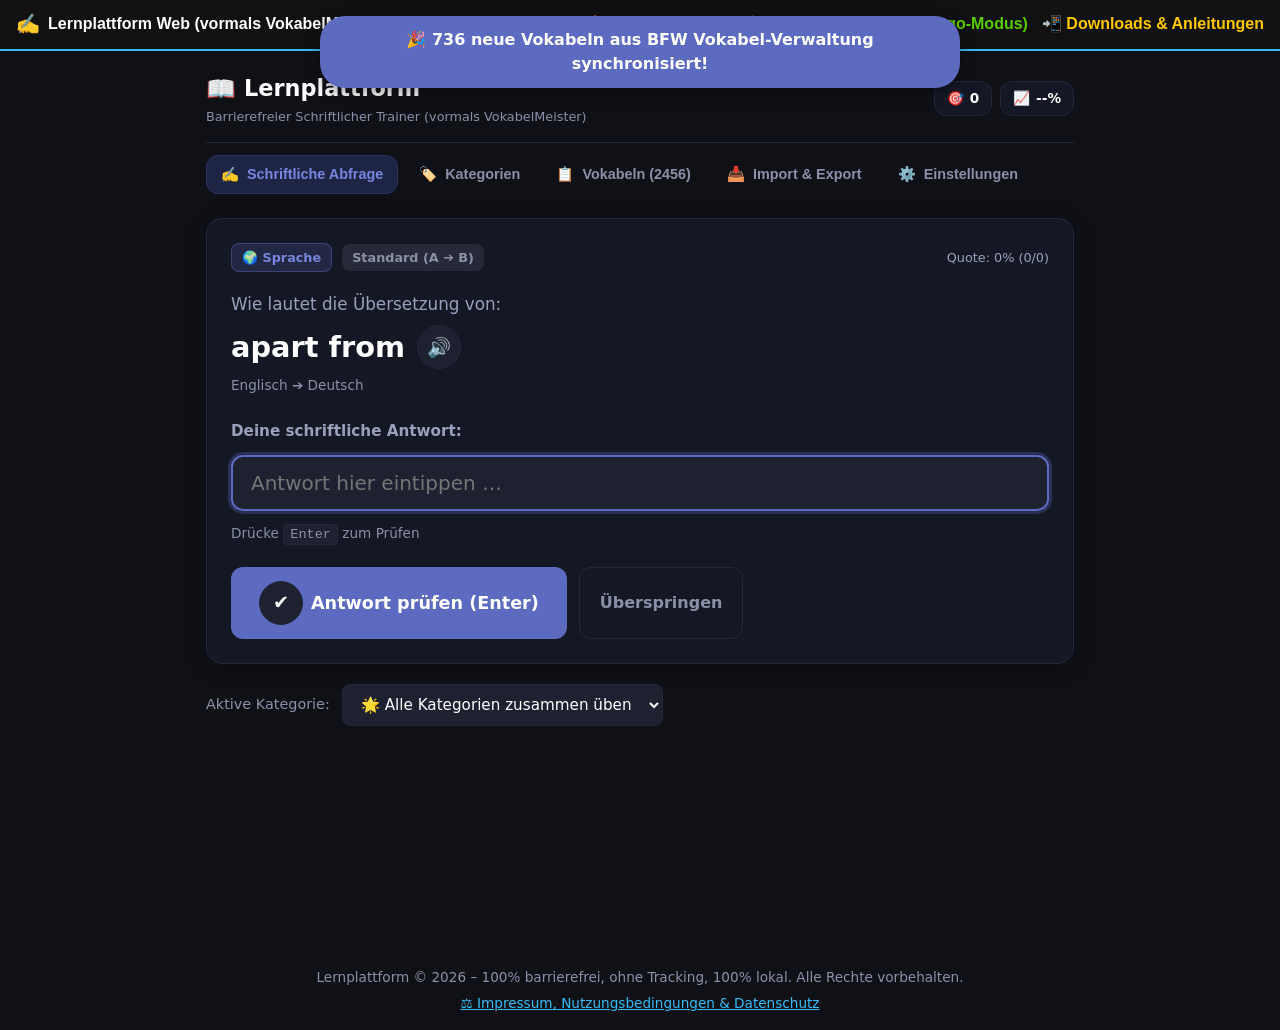
<file: lernplattform.html>
<!DOCTYPE html>
<html lang="de">
<head>
  <meta charset="UTF-8">
  <meta name="viewport" content="width=device-width, initial-scale=1.0, maximum-scale=5.0, user-scalable=yes, viewport-fit=cover">
  <meta name="theme-color" content="#0f1117">
  <meta name="color-scheme" content="dark">
  <title>Lernplattform – Barrierefreier Schriftlicher Vokabeltrainer</title>
  <link rel="stylesheet" href="vokabelmeister.css">
  <!-- BFW Vocabulary Catalog & Defaults -->
  <script src="bfw_catalog.js"></script>
  <script src="vokabelmeister_data.js"></script>
  <!-- Libraries for DOCX and Excel parsing -->
  <script src="xlsx.full.min.js"></script>
  <script src="mammoth.browser.min.js"></script>
</head>
<body>
  <!-- Portal Cross-Navigation -->
  <nav class="portal-nav-bar" style="background: #111; color: #fff; padding: 10px 16px; display: flex; justify-content: space-between; align-items: center; flex-wrap: wrap; gap: 8px; font-weight: 700; font-family: sans-serif; border-bottom: 2px solid #38BDF8;">
    <div style="display: flex; align-items: center; gap: 8px;">
      <span style="font-size: 1.2rem;">✍️</span>
      <span><strong>Lernplattform Web</strong> (vormals VokabelMeister)</span>
    </div>
    <div style="display: flex; gap: 14px; align-items: center; flex-wrap: wrap;">
      <a href="index.html" style="color: #38BDF8; text-decoration: none; font-weight: bold;">🏠 Portal-Startseite</a>
      <a href="vokabelstar.html" style="color: #58CC02; text-decoration: none; font-weight: bold;">🦉 Zu VokabelStar (Duolingo-Modus)</a>
      <a href="index.html#downloads" style="color: #FFC800; text-decoration: none; font-weight: bold;">📲 Downloads &amp; Anleitungen</a>
    </div>
  </nav>

  <!-- Screenreader Live Announcer für NVDA & Android TalkBack -->
  <div id="sr-announcer" class="sr-only" aria-live="assertive" aria-atomic="true"></div>

  <!-- Skip-Link für Barrierefreiheit -->
  <a href="#main-content" class="skip-link">Direkt zum Hauptinhalt springen</a>

  <div class="app-container">
    <!-- Kopfzeile mit App-Titel & Status -->
    <header class="app-header" role="banner">
      <div class="header-left">
        <h1 class="app-title">
          <span class="app-logo" aria-hidden="true">📖</span>
          Lernplattform
        </h1>
        <span class="app-subtitle">Barrierefreier Schriftlicher Trainer (vormals VokabelMeister)</span>
      </div>
      <div class="header-stats" id="session-stats-container" aria-label="Sitzungs-Statistik">
        <div class="stat-badge" title="Gelernt in dieser Sitzung">
          <span class="stat-icon" aria-hidden="true">🎯</span>
          <span id="session-counter">0</span>
        </div>
        <div class="stat-badge" title="Erfolgsquote">
          <span class="stat-icon" aria-hidden="true">📈</span>
          <span id="session-accuracy">--%</span>
        </div>
      </div>
    </header>

    <!-- Navigation Tabs -->
    <nav class="nav-bar" role="navigation" aria-label="Hauptnavigation">
      <button class="nav-tab active" data-tab="tab-train" id="btn-tab-train" aria-selected="true" role="tab" aria-controls="tab-train">
        <span class="nav-icon" aria-hidden="true">✍️</span>
        <span class="nav-label">Schriftliche Abfrage</span>
      </button>
      <button class="nav-tab" data-tab="tab-kategorien" id="btn-tab-kategorien" aria-selected="false" role="tab" aria-controls="tab-kategorien">
        <span class="nav-icon" aria-hidden="true">🏷️</span>
        <span class="nav-label">Kategorien</span>
      </button>
      <button class="nav-tab" data-tab="tab-vokabeln" id="btn-tab-vokabeln" aria-selected="false" role="tab" aria-controls="tab-vokabeln">
        <span class="nav-icon" aria-hidden="true">📋</span>
        <span class="nav-label">Vokabeln (<span id="total-count-badge">0</span>)</span>
      </button>
      <button class="nav-tab" data-tab="tab-import" id="btn-tab-import" aria-selected="false" role="tab" aria-controls="tab-import">
        <span class="nav-icon" aria-hidden="true">📥</span>
        <span class="nav-label">Import & Export</span>
      </button>
      <button class="nav-tab" data-tab="tab-settings" id="btn-tab-settings" aria-selected="false" role="tab" aria-controls="tab-settings">
        <span class="nav-icon" aria-hidden="true">⚙️</span>
        <span class="nav-label">Einstellungen</span>
      </button>
    </nav>

    <!-- Hauptinhalt -->
    <main id="main-content" class="main-content" role="main">

      <!-- TAB 1: SCHRIFTLICHE ABFRAGE (Kern der App) -->
      <section id="tab-train" class="tab-panel active" role="tabpanel" aria-labelledby="btn-tab-train">
        <div class="card abfrage-card">
          <!-- Kategorie-Badge & Richtungsanzeige -->
          <div class="abfrage-top-bar">
            <span class="badge category-badge" id="current-cat-badge">🌍 Sprache</span>
            <span class="badge direction-badge" id="current-dir-badge">Standard (A ➔ B)</span>
            <span class="card-weight-info" id="current-weight-badge" title="Erfolgsquote dieser Vokabel">Quote: 0%</span>
          </div>

          <!-- Fragestellung -->
          <div class="question-container">
            <div class="question-prompt" id="question-prompt">Wie lautet die Übersetzung von:</div>
            <div class="question-term-row">
              <h2 class="question-term" id="question-term" tabindex="0">Lädt Vokabeln …</h2>
              <button type="button" id="btn-speak-question" class="btn-icon" aria-label="Begriff anhören" title="Aussprache anhören">
                <span aria-hidden="true">🔊</span>
              </button>
            </div>
            <div class="question-context-info" id="question-lang-info">Englisch ➔ Deutsch</div>
          </div>

          <!-- Eingabeformular für die schriftliche Antwort -->
          <form id="answer-form" class="answer-form" onsubmit="return false;">
            <label for="answer-input" class="answer-label">Deine schriftliche Antwort:</label>
            <div class="input-row">
              <input 
                type="text" 
                id="answer-input" 
                class="answer-input" 
                placeholder="Antwort hier eintippen …" 
                autocomplete="off" 
                autocorrect="off" 
                autocapitalize="none" 
                spellcheck="false" 
                enterkeyhint="go"
                aria-describedby="answer-hint"
              >
              <button type="button" id="btn-clear-input" class="btn-clear" aria-label="Eingabe leeren" title="Eingabe leeren" style="display: none;">✕</button>
            </div>
            <div id="answer-hint" class="input-hint">Drücke <kbd>Enter</kbd> zum Prüfen</div>

            <!-- Aktionsknöpfe -->
            <div class="action-buttons-row">
              <button type="button" id="btn-submit-answer" class="btn btn-primary btn-large">
                <span class="btn-icon" aria-hidden="true">✔️</span>
                <span>Antwort prüfen (Enter)</span>
              </button>
              <button type="button" id="btn-skip-answer" class="btn btn-secondary">
                <span>Überspringen</span>
              </button>
            </div>
          </form>

          <!-- Rückmeldung / Feedback-Bereich (nach Beantwortung) -->
          <div id="feedback-panel" class="feedback-panel" style="display: none;" tabindex="0" role="region" aria-label="Ergebnis-Rückmeldung">
            <div class="feedback-header" id="feedback-header">
              <span class="feedback-icon" id="feedback-icon" aria-hidden="true">✅</span>
              <h3 class="feedback-title" id="feedback-title">Richtig!</h3>
            </div>

            <div class="feedback-details">
              <div class="feedback-row" id="row-expected-answer">
                <span class="detail-label">Erwartete Antwort:</span>
                <span class="detail-value highlight" id="feedback-expected"></span>
                <button type="button" id="btn-speak-answer" class="btn-icon-small" aria-label="Lösung vorlesen" title="Lösung vorlesen">
                  <span aria-hidden="true">🔊</span>
                </button>
              </div>
              <div class="feedback-row" id="row-user-answer" style="display: none;">
                <span class="detail-label">Deine Eingabe:</span>
                <span class="detail-value" id="feedback-user"></span>
              </div>
            </div>

            <!-- Motivationsspruch basierend auf Score -->
            <div class="motivation-banner" id="motivation-banner">
              Super – fast perfekt! ⭐
            </div>

            <!-- Vokabel-Statistik nach Abfrage -->
            <div class="vocab-stats-row" id="vocab-stats-row">
              Bisherige Erfolgsquote: <strong id="vocab-stats-text">0% (0 von 0)</strong>
            </div>

            <!-- Weiter-Knopf -->
            <button type="button" id="btn-next-card" class="btn btn-primary btn-large" autofocus>
              <span>Nächste Vokabel (Enter)</span>
              <span class="btn-icon" aria-hidden="true">➔</span>
            </button>
          </div>
        </div>

        <!-- Schnellwahlschalter für Kategorien während des Trainings -->
        <div class="quick-filter-bar">
          <label for="quick-cat-select" class="quick-filter-label">Aktive Kategorie:</label>
          <select id="quick-cat-select" class="form-select" aria-label="Kategorie für Training wählen">
            <option value="ALL">🌟 Alle Kategorien zusammen üben</option>
          </select>
        </div>
      </section>

      <!-- TAB 2: KATEGORIEN -->
      <section id="tab-kategorien" class="tab-panel" role="tabpanel" aria-labelledby="btn-tab-kategorien">
        <div class="section-header">
          <h2>Kategorien verwalten</h2>
          <p class="section-desc">Wähle gezielt Kategorien zum Lernen aus oder erstelle neue Themenbereiche.</p>
        </div>

        <!-- Neue Kategorie erstellen -->
        <div class="card add-card">
          <h3>Neue Kategorie anlegen</h3>
          <form id="form-new-cat" class="form-grid">
            <div class="form-group">
              <label for="new-cat-name">Kategoriename *</label>
              <input type="text" id="new-cat-name" required placeholder="z. B. Medizin, Recht, IT">
            </div>
            <div class="form-group">
              <label for="new-cat-icon">Symbol / Emoji</label>
              <input type="text" id="new-cat-icon" placeholder="🏷️" value="🏷️" maxlength="4">
            </div>
            <div class="form-group full-width">
              <label for="new-cat-desc">Beschreibung</label>
              <input type="text" id="new-cat-desc" placeholder="Kurze Beschreibung des Themengebiets">
            </div>
            <div class="form-group">
              <label for="new-cat-frage-front">Frage Vorderseite</label>
              <input type="text" id="new-cat-frage-front" value="Wie lautet die Übersetzung von:">
            </div>
            <div class="form-group">
              <label for="new-cat-frage-back">Frage Rückseite</label>
              <input type="text" id="new-cat-frage-back" value="Welcher Begriff beschreibt folgendes:">
            </div>
            <div class="form-actions full-width">
              <button type="submit" class="btn btn-primary">
                <span>➕ Kategorie erstellen</span>
              </button>
            </div>
          </form>
        </div>

        <!-- Liste der Kategorien -->
        <div class="kategorien-grid" id="kategorien-list">
          <!-- Dynamisch gefüllt -->
        </div>
      </section>

      <!-- TAB 3: VOKABEL-VERWALTUNG -->
      <section id="tab-vokabeln" class="tab-panel" role="tabpanel" aria-labelledby="btn-tab-vokabeln">
        <div class="section-header">
          <h2>Vokabeln verwalten & durchsuchen</h2>
          <p class="section-desc">Finde, bearbeite oder ergänze Begriffe deiner Sammlung.</p>
        </div>

        <!-- Such- und Filterleiste -->
        <div class="filter-controls">
          <div class="search-box">
            <input type="search" id="vocab-search-input" placeholder="🔍 Suchen nach Begriff oder Übersetzung …" aria-label="Vokabeln durchsuchen">
          </div>
          <div class="filter-select-box">
            <select id="vocab-filter-cat" aria-label="Nach Kategorie filtern">
              <option value="ALL">Alle Kategorien</option>
            </select>
          </div>
          <button type="button" id="btn-open-add-vocab" class="btn btn-primary">
            <span>➕ Neue Vokabel</span>
          </button>
        </div>

        <!-- Neue Vokabel Modal / Inline Card -->
        <div class="card add-vocab-card" id="add-vocab-box" style="display: none;">
          <h3 id="add-vocab-title">Neue Vokabel hinzufügen</h3>
          <form id="form-add-vocab" class="form-grid">
            <input type="hidden" id="edit-vocab-idx" value="-1">
            <div class="form-group">
              <label for="vocab-input-cat">Kategorie *</label>
              <select id="vocab-input-cat" required></select>
            </div>
            <div class="form-group">
              <label for="vocab-input-lang-front">Sprache Begriff</label>
              <input type="text" id="vocab-input-lang-front" value="Englisch" list="standard-sprachen">
            </div>
            <div class="form-group">
              <label for="vocab-input-front">Begriff / Frage (Vorderseite) *</label>
              <input type="text" id="vocab-input-front" required placeholder="z. B. assistance">
            </div>
            <div class="form-group">
              <label for="vocab-input-lang-back">Sprache Antwort</label>
              <input type="text" id="vocab-input-lang-back" value="Deutsch" list="standard-sprachen">
            </div>
            <div class="form-group full-width">
              <label for="vocab-input-back">Bedeutung / Lösung (Rückseite) *</label>
              <input type="text" id="vocab-input-back" required placeholder="z. B. Hilfe, Unterstützung">
              <small class="field-hint">Tipp: Synonyme können durch Komma getrennt oder in Klammern (optional) gesetzt werden.</small>
            </div>
            <datalist id="standard-sprachen">
              <option value="Englisch">
              <option value="Deutsch">
              <option value="Französisch">
              <option value="Spanisch">
              <option value="Italienisch">
              <option value="Latein">
              <option value="Russisch">
              <option value="Japanisch">
              <option value="Chinesisch">
              <option value="Türkisch">
            </datalist>
            <div class="form-actions full-width">
              <button type="submit" class="btn btn-primary" id="btn-save-vocab-submit">Speichern</button>
              <button type="button" class="btn btn-secondary" id="btn-cancel-add-vocab">Abbrechen</button>
            </div>
          </form>
        </div>

        <!-- Vokabel-Tabelle -->
        <div class="table-container">
          <div class="table-summary" id="vocab-table-summary" aria-live="polite">0 Vokabeln gefunden</div>
          <div class="table-scroll">
            <table class="vocab-table" id="vocab-table">
              <thead>
                <tr>
                  <th scope="col" style="width: 25%;">Begriff (Vorderseite)</th>
                  <th scope="col" style="width: 35%;">Bedeutung (Rückseite)</th>
                  <th scope="col" style="width: 15%;">Kategorie</th>
                  <th scope="col" style="width: 10%;">Quote</th>
                  <th scope="col" style="width: 15%;">Aktionen</th>
                </tr>
              </thead>
              <tbody id="vocab-tbody">
                <!-- Dynamische Tabellenzeilen -->
              </tbody>
            </table>
          </div>
          <!-- Pagination -->
          <div class="pagination-bar" id="vocab-pagination">
            <button type="button" id="btn-page-prev" class="btn btn-secondary btn-small" disabled>◀ Zurück</button>
            <span id="pagination-info">Seite 1 von 1</span>
            <button type="button" id="btn-page-next" class="btn btn-secondary btn-small" disabled>Weiter ▶</button>
          </div>
        </div>
      </section>

      <!-- TAB 4: IMPORT & EXPORT -->
      <section id="tab-import" class="tab-panel" role="tabpanel" aria-labelledby="btn-tab-import">
        <div class="section-header">
          <h2>Dateien importieren & exportieren</h2>
          <p class="section-desc">Übertrage deine Vokabeln aus Word (.docx), Excel (.xlsx), Textdateien oder JSON.</p>
        </div>

        <div class="grid-2-cols">
          <!-- Import Card -->
          <div class="card">
            <h3>📥 Datei importieren</h3>
            <p>Unterstützt Word (.docx mit Tabelle oder Trennstrichen), Excel (.xlsx / .csv), Textdateien (.txt mit Trennern wie Tab, |, -) und VokabelMeister JSON.</p>
            
            <div class="form-group" style="margin-top: 16px;">
              <label for="import-target-cat">Ziel-Kategorie für Import:</label>
              <select id="import-target-cat"></select>
            </div>

            <div class="file-drop-area" id="file-drop-area">
              <span class="file-icon" aria-hidden="true">📁</span>
              <p>Datei hierher ziehen oder antippen</p>
              <input type="file" id="file-input" accept=".docx,.xlsx,.xls,.csv,.txt,.json" class="file-input-hidden">
              <button type="button" class="btn btn-primary" onclick="document.getElementById('file-input').click();">
                Datei auswählen
              </button>
            </div>

            <div id="import-status-msg" class="status-msg" style="display: none;" role="status"></div>
          </div>

          <!-- Export Card -->
          <div class="card">
            <h3>📤 Daten sichern & exportieren</h3>
            <p>Exportiere deine Vokabeldatenbank als JSON-Sicherung oder als tabellarische Textdatei.</p>

            <div class="action-list" style="margin-top: 20px;">
              <button type="button" id="btn-export-json" class="btn btn-primary full-width">
                <span>💾 Vollständiges JSON-Backup exportieren</span>
              </button>
              <button type="button" id="btn-export-txt" class="btn btn-secondary full-width" style="margin-top: 10px;">
                <span>📄 Als Textliste (.txt) exportieren</span>
              </button>
              <button type="button" id="btn-reset-stats" class="btn btn-secondary full-width" style="margin-top: 24px; color: #f0a500;">
                <span>🔄 Nur Lernstatistiken zurücksetzen</span>
              </button>
              <button type="button" id="btn-reset-all" class="btn btn-danger full-width" style="margin-top: 10px;">
                <span>🗑️ Alle Daten löschen & Standard laden</span>
              </button>
            </div>
          </div>
        </div>
      </section>

      <!-- TAB 5: EINSTELLUNGEN -->
      <section id="tab-settings" class="tab-panel" role="tabpanel" aria-labelledby="btn-tab-settings">
        <div class="section-header">
          <h2>Einstellungen & Barrierefreiheit</h2>
          <p class="section-desc">Passe die schriftliche Abfrage und Hilfsfunktionen an deine Wünsche an.</p>
        </div>

        <div class="card">
          <div class="settings-list">
            <!-- Abfragerichtung -->
            <div class="setting-item">
              <div class="setting-info">
                <label for="setting-direction" class="setting-title">Abfragerichtung</label>
                <div class="setting-desc">Welche Seite wird vorgegeben und welche musst du eintippen?</div>
              </div>
              <div class="setting-control">
                <select id="setting-direction" class="form-select">
                  <option value="standard">Standard: Begriff ➔ Bedeutung</option>
                  <option value="reverse">Umgekehrt: Bedeutung ➔ Begriff</option>
                  <option value="random">Zufällig gemischt</option>
                </select>
              </div>
            </div>

            <!-- Vorlesefunktion (TTS) -->
            <div class="setting-item">
              <div class="setting-info">
                <label for="setting-tts" class="setting-title">Automatische Sprachausgabe (TTS)</label>
                <div class="setting-desc">Liest den gefragten Begriff beim Erscheinen automatisch in der passenden Sprache vor.</div>
              </div>
              <div class="setting-control">
                <input type="checkbox" id="setting-tts" class="toggle-switch">
              </div>
            </div>

            <!-- Aussprache-Geschwindigkeit -->
            <div class="setting-item">
              <div class="setting-info">
                <label for="setting-tts-speed" class="setting-title">Sprach-Geschwindigkeit</label>
                <div class="setting-desc">Tempo der Sprachausgabe regulieren.</div>
              </div>
              <div class="setting-control">
                <select id="setting-tts-speed" class="form-select">
                  <option value="0.8">0.8x (Langsam & deutlich)</option>
                  <option value="1.0" selected>1.0x (Normal)</option>
                  <option value="1.2">1.2x (Etwas schneller)</option>
                </select>
              </div>
            </div>

            <!-- Tippfehler-Toleranz -->
            <div class="setting-item">
              <div class="setting-info">
                <label for="setting-typo-tolerance" class="setting-title">Intelligente Tippfehler-Toleranz</label>
                <div class="setting-desc">Damerau-Levenshtein Toleranz: Erkennt Buchstabendreher und kleine Tippfehler als "Fast richtig".</div>
              </div>
              <div class="setting-control">
                <input type="checkbox" id="setting-typo-tolerance" class="toggle-switch" checked>
              </div>
            </div>

            <!-- Hoher Kontrast -->
            <div class="setting-item">
              <div class="setting-info">
                <label for="setting-high-contrast" class="setting-title">Modus für hohen Kontrast</label>
                <div class="setting-desc">Schärfere Kontraste, verstärkte Umrandungen und maximale Lesbarkeit.</div>
              </div>
              <div class="setting-control">
                <input type="checkbox" id="setting-high-contrast" class="toggle-switch">
              </div>
            </div>

            <!-- Schriftgröße -->
            <div class="setting-item">
              <div class="setting-info">
                <label for="setting-font-size" class="setting-title">Schriftgröße</label>
                <div class="setting-desc">Erhöht die Schriftgröße in der gesamten Anwendung.</div>
              </div>
              <div class="setting-control">
                <select id="setting-font-size" class="form-select">
                  <option value="normal" selected>Normal (Standard)</option>
                  <option value="large">Groß (+20%)</option>
                  <option value="xlarge">Sehr groß (+40%)</option>
                </select>
              </div>
            </div>
          </div>
        </div>

        <div class="card info-card" style="margin-top: 16px;">
          <h3>ℹ️ Über VokabelMeister</h3>
          <p>Entwickelt nach den Grundsätzen barrierefreier Software und der Damerau-Levenshtein-Distanz-Erkennung. Alle Daten verbleiben zu 100% lokal auf deinem Gerät ohne Tracking oder Internet-Zwang.</p>
          <p><small>Version 1.0.0 • Kompatibel mit TalkBack, NVDA & Tastatursteuerung</small></p>
        </div>
      </section>

    </main>
  </div>

  <footer role="contentinfo" class="app-footer" style="padding: 16px; text-align: center; color: var(--text-muted, #94a3b8); font-size: 0.85rem;">
    <p>Lernplattform &copy; 2026 – 100% barrierefrei, ohne Tracking, 100% lokal. Alle Rechte vorbehalten.</p>
    <p style="margin-top: 6px;">
      <a href="impressum.html" style="color: #38BDF8; text-decoration: underline;">⚖️ Impressum, Nutzungsbedingungen &amp; Datenschutz</a>
    </p>
  </footer>

  <script src="vokabelmeister.js"></script>
</body>
</html>
</file>
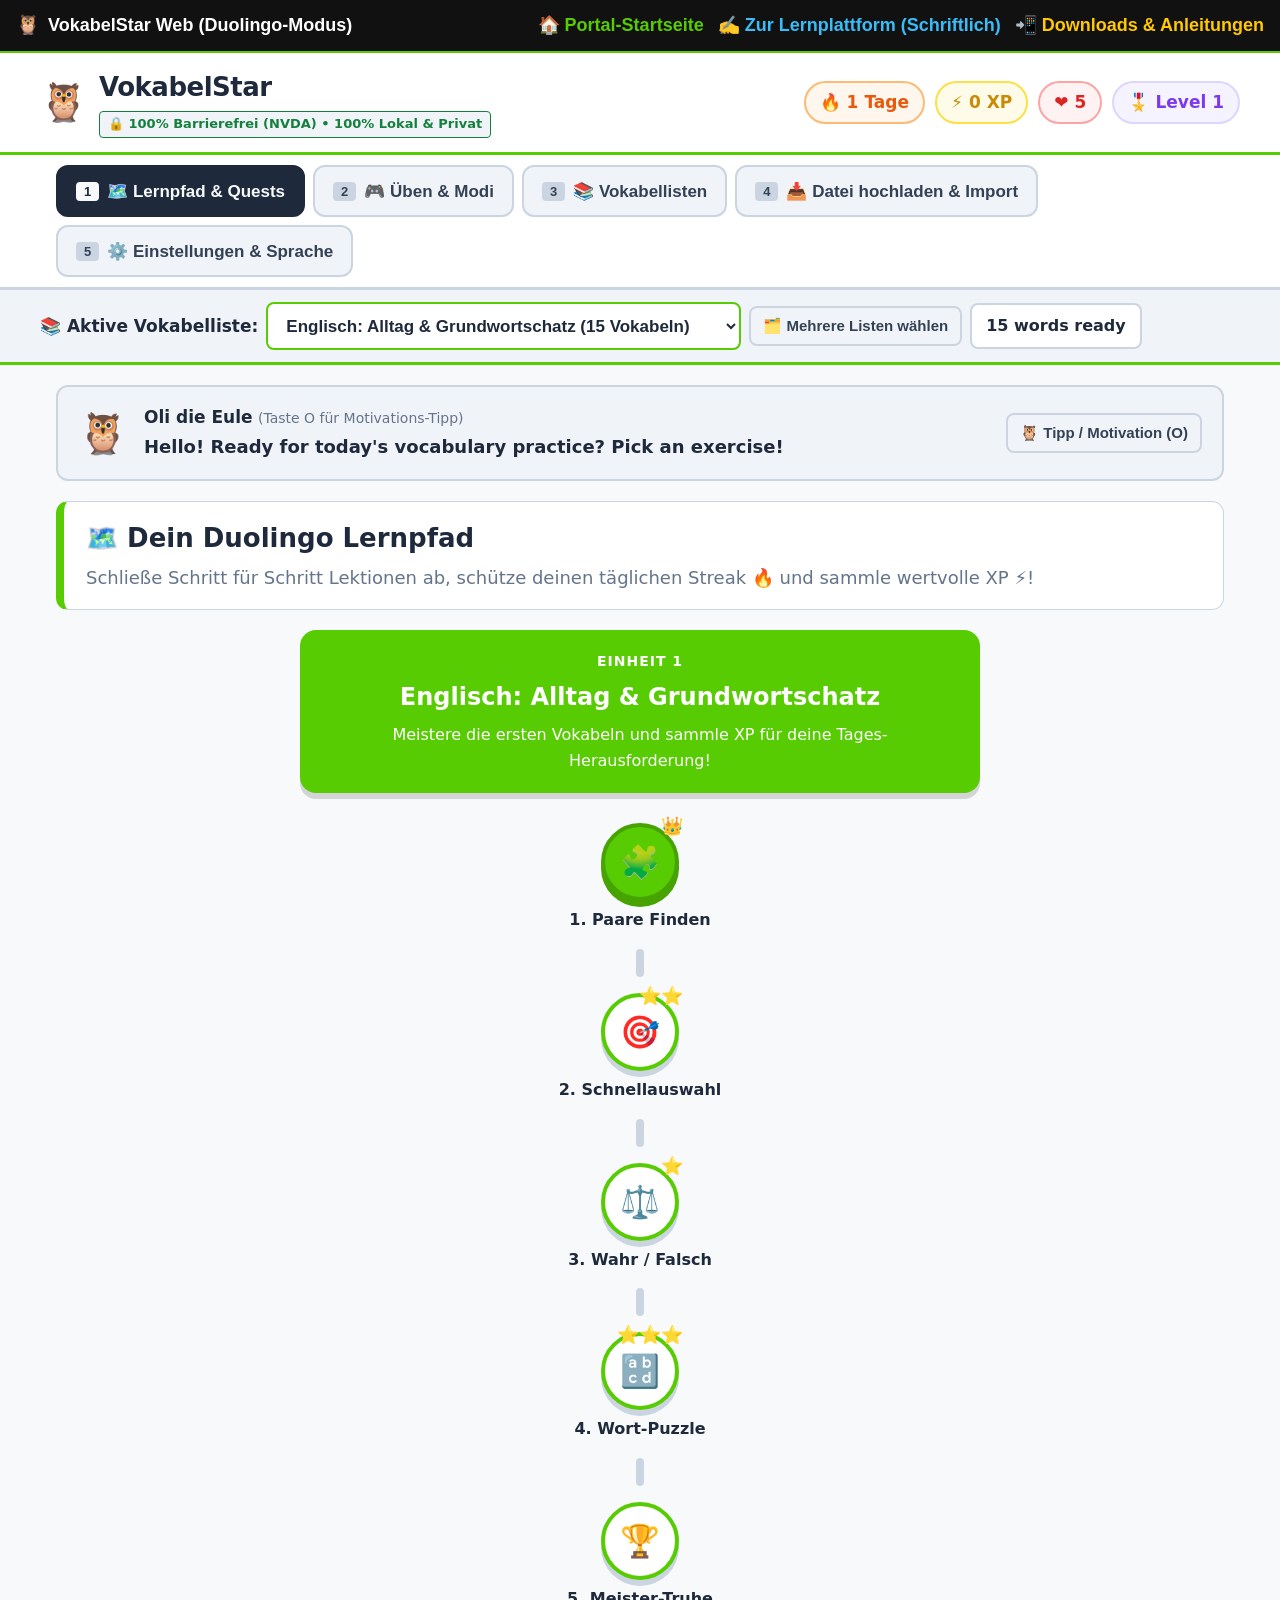
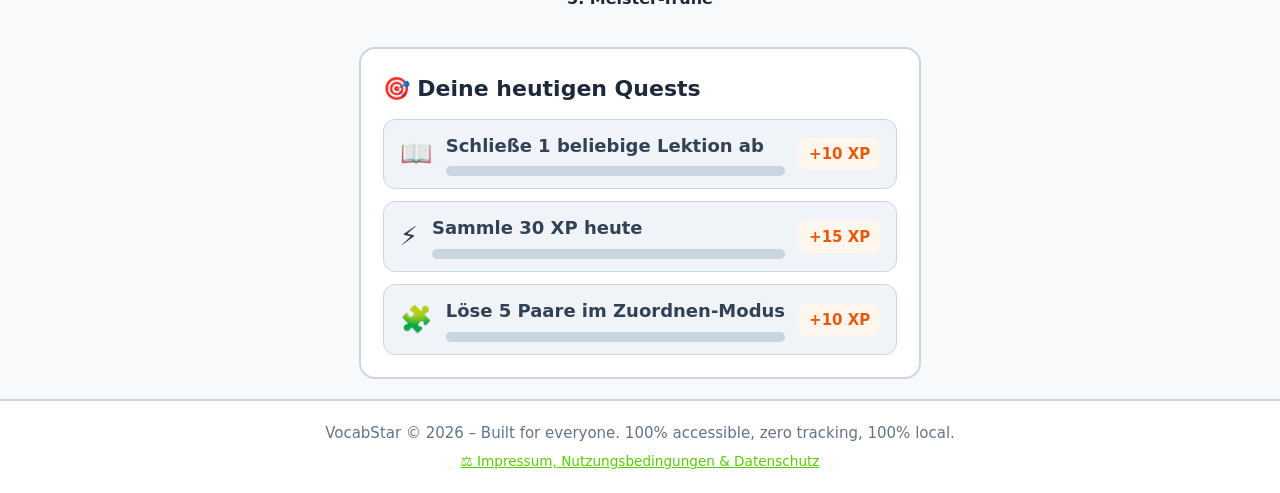
<file: vokabelstar.html>
<!DOCTYPE html>
<html lang="de">
<head>
  <meta charset="UTF-8">
  <meta name="viewport" content="width=device-width, initial-scale=1.0">
  <title>VokabelStar – Barrierefreier Vokabeltrainer wie Duolingo</title>
  <meta name="description" content="Barrierefreie Vokabel-Lern-App im Duolingo-Stil mit Streaks, XP, Lernpfad und Herzen für Blinde und Sehende. Unterstützt Word, Excel und Text-Import in jeder Sprache.">
  <link rel="icon" href="data:image/svg+xml,<svg xmlns='http://www.w3.org/2000/svg' viewBox='0 0 100 100'><text y='.9em' font-size='90'>🦉</text></svg>">
  <link rel="stylesheet" href="vokabelstar.css">
  <!-- i18n Internationalization & Device Language Detection -->
  <script src="i18n.js"></script>
  <!-- BFW Vocabulary Catalog -->
  <script src="bfw_catalog.js"></script>
  <!-- Offline Libraries for Word (.docx) and Excel (.xlsx) Import -->
  <script src="xlsx.full.min.js"></script>
  <script src="mammoth.browser.min.js"></script>
</head>
<body class="theme-duo font-normal" id="app-body">
  <!-- Portal Cross-Navigation -->
  <nav class="portal-nav-bar" style="background: #111; color: #fff; padding: 10px 16px; display: flex; justify-content: space-between; align-items: center; flex-wrap: wrap; gap: 8px; font-weight: 700; font-family: sans-serif; border-bottom: 2px solid #58CC02;">
    <div style="display: flex; align-items: center; gap: 8px;">
      <span style="font-size: 1.2rem;">🦉</span>
      <span><strong>VokabelStar Web</strong> (Duolingo-Modus)</span>
    </div>
    <div style="display: flex; gap: 14px; align-items: center; flex-wrap: wrap;">
      <a href="index.html" style="color: #58CC02; text-decoration: none; font-weight: bold;">🏠 Portal-Startseite</a>
      <a href="lernplattform.html" style="color: #38BDF8; text-decoration: none; font-weight: bold;">✍️ Zur Lernplattform (Schriftlich)</a>
      <a href="index.html#downloads" style="color: #FFC800; text-decoration: none; font-weight: bold;">📲 Downloads &amp; Anleitungen</a>
    </div>
  </nav>

  <!-- WCAG 2.2 Schnellsprunglinks für Tastatur- und Screenreader-Nutzer (NVDA / JAWS) -->
  <nav class="skip-links" aria-label="Schnellnavigation">
    <a href="#main-nav-tabs" class="skip-link">Zur Menüauswahl springen</a>
    <a href="#control-ribbon-bar" class="skip-link">Zur Schnellsteuerung &amp; Vokabelliste springen</a>
    <a href="#view-content-area" class="skip-link">Direkt zum Hauptinhalt springen</a>
  </nav>

  <!-- ARIA Live Regions für automatische Screenreader-Ansagen (NVDA / JAWS / TalkBack) -->
  <div id="sr-announcements" class="sr-only" aria-live="assertive" aria-atomic="true"></div>
  <div id="sr-status" class="sr-only" aria-live="polite" aria-atomic="true"></div>

  <!-- ==================== HEADER ==================== -->
  <header class="app-header" role="banner">
    <div class="header-content">
      <div class="brand">
        <span class="app-icon" aria-hidden="true">🦉</span>
        <div>
          <h1 class="brand-title">VokabelStar</h1>
          <span class="security-badge" aria-label="Status: 100% Barrierefrei und Offline">🔒 100% Barrierefrei (NVDA) • 100% Lokal &amp; Privat</span>
        </div>
      </div>

      <!-- Duolingo Gamification Stats Badges (Streak, XP, Herzen, Level) -->
      <div class="duo-stats-bar" role="region" aria-label="Spieler-Status">
        <div class="stat-pill stat-streak" id="stat-streak-badge" title="Tages-Streak (Jeden Tag eine Lektion abschließen)">
          <span class="stat-icon" aria-hidden="true">🔥</span>
          <span class="stat-value" id="display-streak-count">1</span>
          <span class="stat-unit">Tage</span>
          <span class="sr-only" id="sr-streak-text">1 Tag Streak</span>
        </div>

        <div class="stat-pill stat-xp" id="stat-xp-badge" title="Gesammelte Erfahrungspunkte (XP)">
          <span class="stat-icon" aria-hidden="true">⚡</span>
          <span class="stat-value" id="display-xp-count">0</span>
          <span class="stat-unit">XP</span>
          <span class="sr-only" id="sr-xp-text">0 Erfahrungspunkte</span>
        </div>

        <div class="stat-pill stat-hearts" id="stat-hearts-badge" title="Verbleibende Herzen / Leben">
          <span class="stat-icon" aria-hidden="true">❤️</span>
          <span class="stat-value" id="display-hearts-count">5</span>
          <span class="sr-only" id="sr-hearts-text">5 von 5 Herzen</span>
        </div>

        <div class="stat-pill stat-level" id="stat-level-badge" title="Aktuelle Lernstufe">
          <span class="stat-icon" aria-hidden="true">🎖️</span>
          <span class="stat-value" id="display-level-text">Stufe 1</span>
        </div>
      </div>
    </div>
  </header>

  <!-- ==================== HAUPTNAVIGATION (5 TABS WIE BARRIEREFREIE FINANZAPP) ==================== -->
  <nav class="nav-tabs-wrapper" aria-label="Hauptmenü" id="main-nav-tabs">
    <div class="tab-list" role="tablist">
      <button id="tab-path" class="tab-btn active" role="tab" aria-selected="true" aria-controls="panel-path" tabindex="0">
        <span class="tab-key-hint" aria-hidden="true">1</span>
        <span>🗺️ <strong>Lernpfad &amp; Quests</strong></span>
      </button>
      <button id="tab-learn" class="tab-btn" role="tab" aria-selected="false" aria-controls="panel-learn" tabindex="-1">
        <span class="tab-key-hint" aria-hidden="true">2</span>
        <span>🎮 <strong>Üben &amp; Modi</strong></span>
      </button>
      <button id="tab-vocab" class="tab-btn" role="tab" aria-selected="false" aria-controls="panel-vocab" tabindex="-1">
        <span class="tab-key-hint" aria-hidden="true">3</span>
        <span>📚 <strong>Vokabellisten</strong></span>
      </button>
      <button id="tab-import" class="tab-btn" role="tab" aria-selected="false" aria-controls="panel-import" tabindex="-1">
        <span class="tab-key-hint" aria-hidden="true">4</span>
        <span>📥 <strong>Datei hochladen &amp; Import</strong></span>
      </button>
      <button id="tab-settings" class="tab-btn" role="tab" aria-selected="false" aria-controls="panel-settings" tabindex="-1">
        <span class="tab-key-hint" aria-hidden="true">5</span>
        <span>⚙️ <strong>Einstellungen &amp; Sprache</strong></span>
      </button>
    </div>
  </nav>

  <!-- ==================== SCHNELLSTEUERUNG & AKTIVE LISTE (CONTROL RIBBON) ==================== -->
  <div class="time-picker-container" id="control-ribbon-bar" role="region" aria-label="Aktive Vokabelliste und Schnellsteuerung">
    <div class="time-picker-inner">
      <!-- Aktive Vokabelliste -->
      <div class="time-select-wrapper" style="display: flex; align-items: center; gap: 8px; flex-wrap: wrap;">
        <label for="select-quick-deck" class="time-select-label">📚 <strong>Aktive Vokabelliste:</strong></label>
        <select id="select-quick-deck" class="time-dropdown deck-select-sync" aria-label="Aktive Vokabelliste auswählen">
          <!-- Dynamically populated -->
        </select>
        <button id="btn-open-multi-deck" class="btn btn-secondary btn-sm" aria-haspopup="dialog" aria-label="Mehrere Vokabellisten gleichzeitig auswählen" title="Mehrere Vokabellisten gleichzeitig auswählen">🗂️ Mehrere Listen wählen</button>
        <span class="today-badge deck-stats-badge-sync" id="quick-deck-count-badge">15 Vokabeln bereit</span>
      </div>
    </div>
  </div>

  <!-- ==================== HAUPTINHALT ==================== -->
  <main id="view-content-area" role="main" class="main-container">

    <!-- DUOLINGO MASCOT GREETING BANNER -->
    <aside class="mascot-card" id="mascot-bubble-area" role="complementary" aria-label="Maskottchen Oli">
      <div class="mascot-avatar" aria-hidden="true">🦉</div>
      <div class="mascot-content">
        <div class="mascot-name"><strong>Oli die Eule</strong> <span class="mascot-tip">(Taste O für Motivations-Tipp)</span></div>
        <p id="mascot-message-text" class="mascot-speech" aria-live="polite" data-i18n="mascot_greeting">
          Hallo! Bereit für deine heutige Vokabel-Lektion? Wähle eine Übung aus!
        </p>
      </div>
      <button id="btn-mascot-cheer" class="btn btn-secondary btn-sm" aria-label="Oli nach einem Tipp fragen (Taste O)">
        🦉 Tipp / Motivation (O)
      </button>
    </aside>

    <!-- ==================== REITER 1: LERNPFAD (DUOLINGO PATH) ==================== -->
    <section id="panel-path" role="tabpanel" aria-labelledby="tab-path" class="view-panel active">
      <div class="month-banner">
        <h2 class="month-banner-title">🗺️ Dein Duolingo Lernpfad</h2>
        <p class="month-banner-sub">Schließe Schritt für Schritt Lektionen ab, schütze deinen täglichen Streak 🔥 und sammle wertvolle XP ⚡!</p>
      </div>

      <!-- Duolingo Path Map -->
      <div class="duo-path-container">
        <div class="unit-header-card">
          <div class="unit-badge">Einheit 1</div>
          <h2 class="unit-title" id="unit-title-text">Grundwortschatz &amp; Basistraining</h2>
          <p class="unit-desc">Meistere die ersten Vokabeln und sammle XP für deine Tages-Herausforderung!</p>
        </div>

        <!-- Path Nodes / Stepping Stones -->
        <div class="path-nodes-flow" role="list" aria-label="Lektions-Schritte">
          <div class="path-node active" role="listitem">
            <button class="node-btn" data-mode="match" data-step="1" aria-label="Lektion 1: Paare Zuordnen. Status: Aktiv. 15 XP zu verdienen.">
              <span class="node-icon" aria-hidden="true">🧩</span>
              <span class="node-crown" aria-hidden="true">👑</span>
            </button>
            <span class="node-label">1. Paare Finden</span>
          </div>

          <div class="path-connector" aria-hidden="true"></div>

          <div class="path-node" role="listitem">
            <button class="node-btn" data-mode="quiz" data-step="2" aria-label="Lektion 2: Multiple Choice. 20 XP zu verdienen.">
              <span class="node-icon" aria-hidden="true">🎯</span>
              <span class="node-stars" aria-hidden="true">⭐⭐</span>
            </button>
            <span class="node-label">2. Schnellauswahl</span>
          </div>

          <div class="path-connector" aria-hidden="true"></div>

          <div class="path-node" role="listitem">
            <button class="node-btn" data-mode="truefalse" data-step="3" aria-label="Lektion 3: Wahr oder Falsch Blitz-Check. 15 XP.">
              <span class="node-icon" aria-hidden="true">⚖️</span>
              <span class="node-stars" aria-hidden="true">⭐</span>
            </button>
            <span class="node-label">3. Wahr / Falsch</span>
          </div>

          <div class="path-connector" aria-hidden="true"></div>

          <div class="path-node" role="listitem">
            <button class="node-btn" data-mode="scramble" data-step="4" aria-label="Lektion 4: Wort-Baukasten Puzzle. 25 XP.">
              <span class="node-icon" aria-hidden="true">🔡</span>
              <span class="node-stars" aria-hidden="true">⭐⭐⭐</span>
            </button>
            <span class="node-label">4. Wort-Puzzle</span>
          </div>

          <div class="path-connector" aria-hidden="true"></div>

          <div class="path-node chest-node" role="listitem">
            <button class="node-btn node-chest" data-mode="flashcards" data-step="5" aria-label="Meister-Truhe: Karteikarten Repetition. Große XP Belohnung!">
              <span class="node-icon" aria-hidden="true">🏆</span>
            </button>
            <span class="node-label">5. Meister-Truhe</span>
          </div>
        </div>

        <!-- Daily Quests Card -->
        <div class="section-card quests-card">
          <h3 class="section-title">🎯 Deine heutigen Quests</h3>
          <ul class="quests-list">
            <li class="quest-item">
              <span class="quest-icon" aria-hidden="true">📖</span>
              <div class="quest-info">
                <strong>Schließe 1 beliebige Lektion ab</strong>
                <div class="progress-track"><div id="quest-1-fill" class="progress-fill" style="width: 0%;"></div></div>
              </div>
              <span class="quest-reward">+10 XP</span>
            </li>
            <li class="quest-item">
              <span class="quest-icon" aria-hidden="true">⚡</span>
              <div class="quest-info">
                <strong>Sammle 30 XP heute</strong>
                <div class="progress-track"><div id="quest-2-fill" class="progress-fill" style="width: 0%;"></div></div>
              </div>
              <span class="quest-reward">+15 XP</span>
            </li>
            <li class="quest-item">
              <span class="quest-icon" aria-hidden="true">🧩</span>
              <div class="quest-info">
                <strong>Löse 5 Paare im Zuordnen-Modus</strong>
                <div class="progress-track"><div id="quest-3-fill" class="progress-fill" style="width: 0%;"></div></div>
              </div>
              <span class="quest-reward">+10 XP</span>
            </li>
          </ul>
        </div>
      </div>
    </section>

    <!-- ==================== REITER 2: ÜBEN & FREIE MODI ==================== -->
    <section id="panel-learn" role="tabpanel" aria-labelledby="tab-learn" class="view-panel hidden">
      <div class="month-banner">
        <h2 class="month-banner-title">🎮 Freie Übungen &amp; Spielmodi</h2>
        <p class="month-banner-sub">Vielfältige Übungen ohne Tippen! Wähle frei aus barrierefreien Modi zum schnellen Trainieren.</p>
      </div>

      <!-- Quick Toggle & Filter Bar for Practice Modes -->
      <div class="practice-controls-ribbon" style="display: flex; align-items: center; justify-content: space-between; flex-wrap: wrap; gap: 12px; margin-bottom: 20px; padding: 12px 18px; background: var(--bg-surface); border: 2px solid var(--border-subtle); border-radius: var(--radius-md);">
        <div style="display: flex; align-items: center; gap: 10px;">
          <span style="font-size: 20px;" aria-hidden="true">💡</span>
          <span><strong>Barrierefreies Lernen:</strong> Alle Standard-Übungen funktionieren komplett ohne Tippen.</span>
        </div>
        <div class="form-check-group" style="display: flex; align-items: center; gap: 8px;">
          <input type="checkbox" id="check-quick-typing" class="check-typing-sync">
          <label for="check-quick-typing"><strong>✍️ Schreibübungen erlauben / anzeigen</strong></label>
        </div>
      </div>

      <!-- Mode Selection Grid -->
      <div id="mode-selection-area" class="mode-selection-container">
        <div class="mode-cards-grid" role="list">
          <!-- Modus 1: Zuordnen / Paare -->
          <div class="mode-card" role="listitem">
            <div class="mode-icon" aria-hidden="true">🧩</div>
            <h3 data-i18n="mode_1_title">1. Paare Zuordnen (Match)</h3>
            <p data-i18n="mode_1_desc">Finde passende Begriffspaare. Wähle erst das linke Wort und dann die richtige Übersetzung.</p>
            <button class="btn btn-primary btn-start-mode" data-mode="match" aria-label="Modus 1 starten: Paare Zuordnen">
              <span data-i18n="btn_start_mode">Modus Starten</span>
            </button>
          </div>

          <!-- Modus 2: Multiple Choice -->
          <div class="mode-card" role="listitem">
            <div class="mode-icon" aria-hidden="true">🎯</div>
            <h3 data-i18n="mode_2_title">2. Multiple-Choice (4 Optionen)</h3>
            <p data-i18n="mode_2_desc">Ein Wort wird vorgegeben. Wähle mit den Zifferntasten 1 bis 4 blitzschnell die richtige Übersetzung.</p>
            <button class="btn btn-primary btn-start-mode" data-mode="quiz" aria-label="Modus 2 starten: Multiple Choice mit Tasten 1 bis 4">
              <span data-i18n="btn_start_mode">Modus Starten</span>
            </button>
          </div>

          <!-- Modus 3: Hör-Auswahl (NEU: Pure Audio Comprehension) -->
          <div class="mode-card" role="listitem">
            <div class="mode-icon" aria-hidden="true">🎧</div>
            <h3>3. Hör-Auswahl (Listen &amp; Pick)</h3>
            <p>Höre das englische Wort laut gesprochen und wähle aus 4 deutschen Bedeutungen. Ideal für Gehör &amp; Aussprache ohne Textzwang!</p>
            <button class="btn btn-primary btn-start-mode" data-mode="audio_quiz" aria-label="Modus 3 starten: Hör-Auswahl Listen and Pick">
              <span data-i18n="btn_start_mode">Modus Starten</span>
            </button>
          </div>

          <!-- Modus 4: Wahr oder Falsch -->
          <div class="mode-card" role="listitem">
            <div class="mode-icon" aria-hidden="true">⚖️</div>
            <h3 data-i18n="mode_3_title">4. Wahr oder Falsch</h3>
            <p data-i18n="mode_3_desc">Schnell-Check: Stimmt das gezeigte Begriffspaar? Entscheide mit Ja (Taste J) oder Nein (Taste N).</p>
            <button class="btn btn-primary btn-start-mode" data-mode="truefalse" aria-label="Modus 4 starten: Wahr oder Falsch mit Ja oder Nein">
              <span data-i18n="btn_start_mode">Modus Starten</span>
            </button>
          </div>

          <!-- Modus 5: Karteikarten -->
          <div class="mode-card" role="listitem">
            <div class="mode-icon" aria-hidden="true">🗂️</div>
            <h3 data-i18n="mode_4_title">5. Barrierefreie Karteikarten</h3>
            <p data-i18n="mode_4_desc">Wort anhören/lesen, mit Leertaste umdrehen, danach als gewusst oder noch üben markieren.</p>
            <button class="btn btn-primary btn-start-mode" data-mode="flashcards" aria-label="Modus 5 starten: Karteikarten">
              <span data-i18n="btn_start_mode">Modus Starten</span>
            </button>
          </div>

          <!-- Modus 6: Buchstaben-Puzzeln -->
          <div class="mode-card" role="listitem">
            <div class="mode-icon" aria-hidden="true">🔡</div>
            <h3 data-i18n="mode_5_title">6. Wort-Baukasten (Puzzeln)</h3>
            <p data-i18n="mode_5_desc">Bringe durcheinandergewürfelte Buchstaben oder Silben per Klick oder Zifferntaste in die richtige Reihenfolge.</p>
            <button class="btn btn-primary btn-start-mode" data-mode="scramble" aria-label="Modus 6 starten: Wort-Baukasten">
              <span data-i18n="btn_start_mode">Modus Starten</span>
            </button>
          </div>

          <!-- Modus 7: Schreib-Training (KANN ABGESTELLT WERDEN) -->
          <div class="mode-card typing-mode-card" id="card-mode-typing" role="listitem">
            <div class="mode-icon" aria-hidden="true">✍️</div>
            <h3>7. Schreib-Training &amp; Diktat</h3>
            <p>Lies oder höre den Begriff und tippe das englische Wort per Tastatur. Kann jederzeit abgestellt und übersprungen werden!</p>
            <button class="btn btn-primary btn-start-mode" data-mode="typing" aria-label="Modus 7 starten: Schreib-Training und Diktat">
              <span data-i18n="btn_start_mode">Modus Starten</span>
            </button>
          </div>
        </div>
      </div>

      <!-- Active Game Arena (When Game is Running) -->
      <div id="game-arena" class="game-arena-container hidden" role="region" aria-label="Lern-Übungsbereich">
        <!-- Game Topbar: Progress, Pronounce button, Back button -->
        <div class="game-header-bar">
          <button id="btn-exit-game" class="btn btn-secondary" aria-label="Übung beenden und zurück zur Modusauswahl (Escape)">
            ⬅ Zurück (Esc)
          </button>
          <div class="game-progress-wrapper" role="progressbar" aria-valuemin="0" aria-valuemax="100" aria-valuenow="0" id="game-progress-bar">
            <span id="game-progress-text">Aufgabe 1 von 10</span>
            <div class="progress-track"><div id="progress-fill" class="progress-fill" style="width: 10%;"></div></div>
          </div>
          <button id="btn-audio-repeat" class="btn btn-action" aria-label="Vokabel laut aussprechen (Taste R)">
            <span aria-hidden="true">🗣️</span> Aussprechen (R)
          </button>
        </div>

        <!-- Dynamic Game Content Container -->
        <div id="game-dynamic-content" class="game-content-box">
          <!-- Game screens injected here dynamically -->
        </div>

        <!-- Live Feedback Banner (Visible + Screenreader Accessible) -->
        <div id="game-feedback-banner" class="feedback-banner hidden" role="alert" aria-live="assertive">
          <!-- e.g. "Richtig! Gut gemacht." -->
        </div>
      </div>
    </section>

    <!-- ==================== REITER 3: VOKABELLISTEN VERWALTEN ==================== -->
    <section id="panel-vocab" role="tabpanel" aria-labelledby="tab-vocab" class="view-panel hidden">
      <div class="month-banner">
        <h2 class="month-banner-title">📚 Deine Vokabellisten &amp; Sammlungen</h2>
        <p class="month-banner-sub">Übersicht aller Vokabeln, Suchfunktion, Wort-Eingabe und Excel-Export.</p>
      </div>

      <div class="section-card">
        <div class="card-header-flex">
          <h3 class="section-title">Aktionen für die aktive Liste</h3>
          <div class="panel-actions">
            <button id="btn-create-deck" class="btn btn-primary" data-i18n="btn_create_deck">➕ Neue leere Liste erstellen</button>
            <button id="btn-vocab-multi-deck" class="btn btn-secondary" aria-haspopup="dialog" aria-label="Mehrere Vokabellisten gleichzeitig auswählen" data-i18n="multi_deck_btn">🗂️ Mehrere Listen wählen</button>
            <button id="btn-swap-deck-cols" class="btn btn-secondary" aria-label="Spalten tauschen: Deutsch und Englisch vertauschen" data-i18n="swap_columns">🔄 Spalten tauschen (Deutsch ↔ Englisch)</button>
            <button id="btn-export-deck-xlsx" class="btn btn-secondary" data-i18n="export_xlsx">📊 Liste als Excel exportieren</button>
            <button id="btn-delete-deck" class="btn btn-danger" aria-label="Aktive Vokabelliste löschen" data-i18n="btn_delete_deck">🗑️ Liste löschen</button>
          </div>
        </div>
      </div>

      <!-- New Vocab Item Inline Form -->
      <div class="section-card form-card">
        <h3 class="section-title">✏️ Schnell neues Wort hinzufügen</h3>
        <form id="form-add-word" class="grid-form">
          <div class="form-group">
            <label for="select-add-word-deck"><strong data-i18n="save_to_deck_label">In Liste speichern:</strong></label>
            <select id="select-add-word-deck" class="form-select" aria-label="Zielliste für neue Vokabel"></select>
          </div>
          <div class="form-group">
            <label for="input-word-source"><strong>Wort / Begriff (Deutsch):</strong></label>
            <input type="text" id="input-word-source" class="form-input" required placeholder="z. B. Apfel">
          </div>
          <div class="form-group">
            <label for="input-word-target"><strong>Übersetzung (Englisch / Lernwort):</strong></label>
            <input type="text" id="input-word-target" class="form-input" required placeholder="z. B. apple">
          </div>
          <div class="form-group">
            <label for="input-word-note"><strong>Hinweis / Beispielsatz (optional):</strong></label>
            <input type="text" id="input-word-note" class="form-input" placeholder="z. B. I eat an apple">
          </div>
          <div class="form-actions" style="margin-top: 10px;">
            <button type="submit" class="btn btn-success btn-large">
              <span>➕ <strong>Wort zur Liste hinzufügen</strong></span>
            </button>
          </div>
        </form>
      </div>

      <!-- Vocab Table for Active Deck -->
      <div class="section-card table-card">
        <div class="card-header-flex">
          <h3 id="current-deck-title" class="section-title">Vokabeln der aktiven Liste</h3>
          <input type="search" id="input-search-vocab" class="form-input search-input" placeholder="In dieser Liste suchen..." aria-label="In Vokabelliste suchen" style="max-width: 320px;">
        </div>
        <div class="table-responsive">
          <table class="vocab-table" aria-describedby="current-deck-title">
            <thead>
              <tr>
                <th scope="col" style="width: 30%;">Begriff (Deutsch)</th>
                <th scope="col" style="width: 30%;">Übersetzung (Englisch mit Audio 🗣️)</th>
                <th scope="col" style="width: 20%;">Hinweis</th>
                <th scope="col" style="width: 10%;">Lernstufe</th>
                <th scope="col" style="width: 10%;">Aktionen</th>
              </tr>
            </thead>
            <tbody id="vocab-table-body">
              <!-- Dynamically populated -->
            </tbody>
          </table>
        </div>
      </div>
    </section>

    <!-- ==================== REITER 4: DATEI HOCHLADEN & IMPORT ==================== -->
    <section id="panel-import" role="tabpanel" aria-labelledby="tab-import" class="view-panel hidden">
      <div class="month-banner">
        <h2 class="month-banner-title">📥 Dokumente &amp; Vokabeldateien importieren</h2>
        <p class="month-banner-sub">Lade fertige Vokabellisten aus Word-Dateien (.docx), Excel (.xlsx, .xls), CSV oder Textdateien mit 1 Klick hoch.</p>
      </div>

      <!-- Upload Hub Card -->
      <div class="section-card upload-suite-card">
        <h3 class="section-title">📂 Vokabel-Datei auswählen oder hineinziehen</h3>
        <p style="margin-bottom: 16px;">Wähle eine fertige Vokabelliste von deinem Computer oder Smartphone aus:</p>

        <!-- 1. Direkter, zuverlässiger Upload-Button -->
        <div class="upload-top-action" style="margin-bottom: 20px;">
          <label for="file-input-control" class="btn btn-primary btn-large upload-trigger-btn" tabindex="0" role="button" aria-label="Datei vom Computer auswählen: Word, Excel, CSV oder Text">
            <span style="font-size: 24px;" aria-hidden="true">📂</span>
            <span><strong>Datei vom Computer auswählen (.docx, .xlsx, .csv, .txt)</strong></span>
            <input type="file" id="file-input-control" class="file-input-sync" accept=".xlsx,.xls,.docx,.csv,.tsv,.txt" style="display: none;">
          </label>
        </div>

        <!-- 2. Drag & Drop Zone -->
        <div id="drop-zone-main" class="drop-zone file-drop-zone-sync" tabindex="0" role="region" aria-label="Dateien hierher ziehen oder Enter / Leertaste drücken zum Auswählen">
          <div class="drop-icon" aria-hidden="true">📥</div>
          <p class="drop-title"><strong>Oder Datei per Drag &amp; Drop hier ablegen</strong></p>
          <p class="drop-sub">Klicke hier oder ziehe deine Datei direkt in dieses Feld</p>
        </div>

        <!-- Unterstützte Dateiformate Übersicht -->
        <div class="format-badges-row" aria-label="Unterstützte Dateitypen" style="display: flex; flex-wrap: wrap; gap: 8px; margin-top: 18px;">
          <span class="format-badge">📘 <strong>Word (.docx):</strong> Tabellen &amp; Listen</span>
          <span class="format-badge">📗 <strong>Excel (.xlsx, .xls):</strong> Tabellenblätter</span>
          <span class="format-badge">📙 <strong>CSV / TSV:</strong> Semikolon-, Komma- &amp; Tab-getrennt</span>
          <span class="format-badge">📄 <strong>Text (.txt):</strong> Jede Zeile mit <code>=</code> oder <code>-</code> (z.B. Hund = dog)</span>
        </div>

        <!-- 3. Direkte Zwischenablage / Text einfügen -->
        <div class="accessible-accordion" style="margin-top: 24px;">
          <details>
            <summary class="accordion-summary">
              <span>📋 <strong>Alternative: Vokabeln als Text hineinkopieren (Zwischenablage)</strong></span>
            </summary>
            <div class="accordion-content">
              <label for="textarea-paste-import"><strong>Vokabelzeilen einfügen:</strong></label>
              <p class="help-text">Erkennt Zeilen mit Gleichheitszeichen, Bindestrich oder Tabulator (z. B. <code>Hund = dog</code> oder <code>Katze - cat</code>):</p>
              <textarea id="textarea-paste-import" class="form-textarea textarea-paste-sync" rows="5" placeholder="Haus = house&#10;Buch = book&#10;Schule = school"></textarea>
              <div style="margin-top: 10px;">
                <button type="button" id="btn-parse-pasted-text" class="btn btn-secondary btn-parse-sync">
                  <span>📋 <strong>Eingefügten Text jetzt auslesen &amp; prüfen</strong></span>
                </button>
              </div>
            </div>
          </details>
        </div>
      </div>

      <!-- Import Loading Status -->
      <div id="import-loading-indicator" class="section-card loading-box hidden" role="status" aria-live="assertive">
        <div class="spinner" aria-hidden="true" style="font-size: 32px; margin-bottom: 8px;">⏳</div>
        <strong>Datei wird gelesen und geprüft... Bitte einen kurzen Moment Geduld.</strong>
      </div>

      <!-- Import Preview Card (Visible once file/text parsed) -->
      <div id="import-preview-card" class="section-card preview-card hidden" role="region" aria-label="Import-Vorschau">
        <div class="card-header-flex">
          <div>
            <h3 id="import-preview-heading" class="section-title">✅ Vorschau der erkannten Vokabeln</h3>
            <p id="import-summary-text" class="stat-big-val" aria-live="polite">Es wurden 0 Vokabelpaare gefunden.</p>
          </div>
        </div>

        <div class="import-options-grid" style="display: grid; grid-template-columns: repeat(auto-fit, minmax(260px, 1fr)); gap: 16px; margin: 16px 0;">
          <div class="form-group">
            <label for="import-target-deck-name"><strong>Name der Zielliste:</strong></label>
            <input type="text" id="import-target-deck-name" class="form-input" value="Neue importierte Liste">
          </div>
          <div class="form-group">
            <label for="import-mode-select"><strong>Aktion beim Speichern:</strong></label>
            <select id="import-mode-select" class="form-select">
              <option value="new">Als neue eigene Liste anlegen</option>
              <option value="append">An die derzeit aktive Liste anhängen</option>
            </select>
          </div>
          <div class="form-group form-check-group" style="display: flex; align-items: center; gap: 8px; margin-top: 24px;">
            <input type="checkbox" id="import-swap-cols">
            <label for="import-swap-cols"><strong>Spalten vertauschen (Deutsch ↔ Fremdsprache)</strong></label>
          </div>
        </div>

        <div class="table-responsive preview-table-container">
          <table class="vocab-table">
            <thead>
              <tr>
                <th scope="col" style="width: 10%;">Nr.</th>
                <th scope="col" style="width: 40%;">Wort / Begriff</th>
                <th scope="col" style="width: 40%;">Übersetzung</th>
                <th scope="col" style="width: 10%;">Zusatzinfo</th>
              </tr>
            </thead>
            <tbody id="import-preview-body">
              <!-- Dynamically populated rows -->
            </tbody>
          </table>
        </div>

        <div class="import-confirm-actions" style="display: flex; gap: 12px; margin-top: 20px; flex-wrap: wrap;">
          <button id="btn-confirm-import" class="btn btn-success btn-large" style="flex: 2; min-height: 52px; font-size: 18px;">
            ✅ <strong>Gefundene Vokabeln jetzt dauerhaft speichern &amp; loslegen</strong>
          </button>
          <button id="btn-cancel-import" class="btn btn-secondary" style="flex: 1; min-height: 52px;">
            ❌ Abbrechen
          </button>
        </div>
      </div>
    </section>

    <!-- ==================== REITER 5: EINSTELLUNGEN & SPRACHE ==================== -->
    <section id="panel-settings" role="tabpanel" aria-labelledby="tab-settings" class="view-panel hidden">
      <div class="month-banner">
        <h2 class="month-banner-title">⚙️ Einstellungen, Vokabel-Upload &amp; Barrierefreiheit</h2>
        <p class="month-banner-sub">Passe die App-Sprache, Duolingo-Herzen, Vorlesestimme, Schriftgrößen und Themes an.</p>
      </div>

      <!-- 1. ZENTRALE SCHNELL-EINSTELLUNGEN -->
      <div class="section-card quick-settings-card" role="region" aria-label="Zentrale Schnell-Einstellungen">
        <h3 class="section-title">⚡ Zentrale Schnell-Einstellungen</h3>
        <p class="help-text">Schalte hier mit einem Klick deine Sprache, Töne, Aussprache und Kontrast um:</p>
        <div class="quick-settings-row">
          <!-- Sprache wählen -->
          <div class="quick-setting-col">
            <label for="select-settings-quick-lang"><strong>🌍 Sprache wählen:</strong></label>
            <select id="select-settings-quick-lang" class="form-select select-ui-lang-sync" aria-label="Sprache in den Einstellungen wählen">
              <option value="auto">📱 System-Sprache (Gerät)</option>
              <option value="de">🇩🇪 Deutsch</option>
              <option value="en">🇬🇧 English</option>
              <option value="es">🇪🇸 Español</option>
              <option value="fr">🇫🇷 Français</option>
              <option value="it">🇮🇹 Italiano</option>
              <option value="pt">🇵🇹 Português</option>
              <option value="tr">🇹🇷 Türkçe</option>
              <option value="pl">🇵🇱 Polski</option>
              <option value="uk">🇺🇦 Українська</option>
              <option value="ru">🇷🇺 Русский</option>
              <option value="ar">🇸🇦 العربية</option>
            </select>
          </div>

          <!-- Sound Ein/Aus -->
          <div class="quick-setting-col">
            <label><strong>🔊 Sound / Töne:</strong></label>
            <button id="btn-settings-toggle-sound" class="btn btn-secondary btn-full-toggle">
              <span class="ctrl-icon" aria-hidden="true">🔊</span>
              <span class="ctrl-text">Sound: Ein</span>
            </button>
          </div>

          <!-- Aussprache Ein/Aus -->
          <div class="quick-setting-col">
            <label><strong>🗣️ Vorlese-Aussprache:</strong></label>
            <button id="btn-settings-toggle-speech" class="btn btn-secondary btn-full-toggle">
              <span class="ctrl-icon" aria-hidden="true">🗣️</span>
              <span class="ctrl-text">Aussprache: Ein</span>
            </button>
          </div>

          <!-- Kontrast Standard/Hoch -->
          <div class="quick-setting-col">
            <label><strong>🌓 Kontrast-Modus:</strong></label>
            <button id="btn-settings-toggle-contrast" class="btn btn-secondary btn-full-toggle">
              <span class="ctrl-icon" aria-hidden="true">🌓</span>
              <span class="ctrl-text">Kontrast: Standard</span>
            </button>
          </div>
        </div>
      </div>

      <!-- 2. VOKABEL-UPLOAD DIREKT IN DEN EINSTELLUNGEN -->
      <div class="section-card upload-suite-card">
        <h3 class="section-title">📥 Schneller Vokabel-Upload (Word, Excel &amp; Text)</h3>
        <p style="margin-bottom: 14px;">Lade direkt hier deine Vokabeldateien hoch oder füge Textzeilen ein:</p>
        
        <div class="upload-top-action" style="margin-bottom: 16px;">
          <label for="file-input-settings" class="btn btn-primary btn-large upload-trigger-btn" tabindex="0" role="button" aria-label="Datei auswählen: Word, Excel, CSV oder Text">
            <span style="font-size: 24px;" aria-hidden="true">📂</span>
            <span><strong>Datei vom Computer auswählen (.docx, .xlsx, .csv, .txt)</strong></span>
            <input type="file" id="file-input-settings" class="file-input-sync" accept=".xlsx,.xls,.docx,.csv,.tsv,.txt" style="display: none;">
          </label>
        </div>

        <div class="drop-zone file-drop-zone-sync" tabindex="0" role="region" aria-label="Word- oder Excel-Datei hierher ziehen">
          <div class="drop-icon" aria-hidden="true">📂</div>
          <p class="drop-title"><strong>Datei hier ablegen oder durchsuchen</strong></p>
          <p class="drop-sub">Word (.docx), Excel (.xlsx), CSV, TXT</p>
        </div>

        <div style="margin-top: 16px;">
          <label for="textarea-quick-paste"><strong>Oder Vokabeln hier schnell hineinkopieren:</strong></label>
          <textarea id="textarea-quick-paste" class="form-textarea textarea-paste-sync" rows="4" placeholder="Apfel = apple&#10;Milch = milk&#10;Wasser = water"></textarea>
          <div style="margin-top: 10px;">
            <button type="button" id="btn-parse-quick-paste" class="btn btn-secondary btn-parse-sync">
              <span>📋 <strong>Inhalte einlesen &amp; prüfen</strong></span>
            </button>
          </div>
        </div>
      </div>

      <!-- 3. DUOLINGO GAMEPLAY & HERZEN -->
      <div class="section-card">
        <h3 class="section-title" data-i18n="sec_gameplay">🎮 Duolingo-Spielmodus &amp; Herzen</h3>
        <div class="form-group form-check-group" style="display: flex; align-items: center; gap: 8px;">
          <input type="checkbox" id="check-unlimited-hearts">
          <label for="check-unlimited-hearts"><strong data-i18n="chk_unlimited_hearts">Unbegrenzte Herzen aktivieren (entspanntes Lernen)</strong></label>
        </div>
        <p class="help-text">Bei deaktivierten unbegrenzten Herzen hast du 5 Herzen. Falsche Antworten ziehen ein Herz ab. Ideal für gezielten Nervenkitzel!</p>

        <!-- NEU: Schreibübungen komplett ein- oder ausstellen -->
        <div class="form-group form-check-group" style="display: flex; align-items: center; gap: 8px; margin-top: 14px; padding-top: 12px; border-top: 1px solid var(--border-subtle);">
          <input type="checkbox" id="check-enable-typing" class="check-typing-sync">
          <label for="check-enable-typing"><strong>✍️ Schreibübungen aktivieren (Tastatur-Tippen &amp; Diktat)</strong></label>
        </div>
        <p class="help-text">Standardmäßig ausgestellt. Wenn deaktiviert, erscheinen ausschließlich Übungen ohne Tippen (Zuordnen, Multiple-Choice, Hörverstehen, Karteikarten). Du kannst diese Option jederzeit ein- oder abstellen.</p>

        <div class="form-group" style="margin-top: 1rem;">
          <button id="btn-refill-hearts" class="btn btn-success btn-sm">❤️ Herzen jetzt wieder auf 5 auffüllen</button>
        </div>
      </div>

      <!-- 4. BARRIEREFREIHEIT & VISUELLES DESIGN -->
      <div class="section-card">
        <h3 class="section-title" data-i18n="sec_accessibility">♿ Ansicht &amp; Barrierefreiheit</h3>
        <div style="display: grid; grid-template-columns: repeat(auto-fit, minmax(260px, 1fr)); gap: 16px;">
          <div class="form-group">
            <label for="select-font-size" data-i18n="font_size_label"><strong>Schriftgröße:</strong></label>
            <select id="select-font-size" class="form-select">
              <option value="normal" data-i18n="font_size_normal">Standard (18px)</option>
              <option value="large" data-i18n="font_size_large">Groß (22px)</option>
              <option value="xlarge" data-i18n="font_size_xlarge">Sehr groß (26px)</option>
            </select>
          </div>

          <div class="form-group">
            <label for="select-theme" data-i18n="theme_label"><strong>Farbschema / Theme:</strong></label>
            <select id="select-theme" class="form-select">
              <option value="theme-duo" data-i18n="theme_duo">Duolingo Grün (Frisch)</option>
              <option value="theme-light">Hell &amp; Blau (Wie Barrierefreie FinanzApp)</option>
              <option value="theme-dark">Dunkel (Slate Navy)</option>
              <option value="theme-high-contrast" data-i18n="theme_high_contrast">Gelb auf Schwarz (Maximaler Kontrast für Sehbehinderte)</option>
            </select>
          </div>
        </div>
      </div>

      <!-- 5. SPRACHAUSGABE & STIMME -->
      <div class="section-card">
        <h3 class="section-title" data-i18n="sec_tts">🗣️ Sprachausgabe (Aussprache)</h3>
        
        <!-- Status-Badge für echte Sprachausgabe -->
        <div id="tts-voice-status-box" style="padding: 14px 18px; background: rgba(88, 204, 2, 0.1); border: 2px solid var(--accent, #58cc02); border-radius: 12px; margin-bottom: 16px;">
          <div style="display: flex; align-items: center; gap: 10px; margin-bottom: 6px;">
            <span style="font-size: 26px;" aria-hidden="true">🇺🇸</span>
            <div id="tts-voice-status-badge" style="font-size: 1.05rem; color: var(--text-main);">
              <strong>Aktiv: 🇺🇸 Microsoft Zira Desktop (Echte englische US-Systemstimme – 100% lokal &amp; nativ)</strong>
            </div>
          </div>
          <p style="margin: 0; font-size: 0.92rem; color: var(--text-subtle);">
            Englische Vokabeln werden automatisch mit echter amerikanischer Muttersprachler-Aussprache vorgelesen (ohne deutschen Akzent).
          </p>
        </div>

        <div style="display: grid; grid-template-columns: repeat(auto-fit, minmax(260px, 1fr)); gap: 16px;">
          <div class="form-group">
            <label for="select-tts-voice" data-i18n="pref_voice"><strong>Bevorzugte Stimme / Modus:</strong></label>
            <select id="select-tts-voice" class="form-select"></select>
          </div>
          <div class="form-group">
            <label for="range-tts-rate"><strong><span data-i18n="speech_rate">Sprechgeschwindigkeit:</span> <span id="tts-rate-label">Normal (1.0x)</span></strong></label>
            <input type="range" id="range-tts-rate" min="0.5" max="1.8" step="0.1" value="1.0" class="form-range" style="width: 100%;">
          </div>
        </div>
        <div class="form-group" style="margin-top: 14px; display: flex; gap: 12px; flex-wrap: wrap;">
          <button id="btn-test-voice-en" type="button" class="btn btn-secondary">
            <span>🗣️ 🇺🇸 Echtes Englisch testen ("Welcome to your vocabulary trainer!")</span>
          </button>
          <button id="btn-test-voice-de" type="button" class="btn btn-secondary">
            <span>🗣️ 🇩🇪 Deutsch testen ("Willkommen beim Vokabel-Trainer!")</span>
          </button>
        </div>
      </div>

      <!-- 6. SOUND-FEEDBACK & SIGNALTÖNE -->
      <div class="section-card">
        <h3 class="section-title" data-i18n="sec_audio">🔔 Akustisches Feedback &amp; Sounds</h3>
        <div class="form-group form-check-group" style="display: flex; align-items: center; gap: 8px;">
          <input type="checkbox" id="check-earcons" checked>
          <label for="check-earcons" data-i18n="chk_earcons">Synthetische Signal-Töne für Treffer, Fehler und Abschlüsse abspielen</label>
        </div>
        <div class="form-group form-check-group" style="display: flex; align-items: center; gap: 8px; margin-top: 8px;">
          <input type="checkbox" id="check-auto-pronounce" checked>
          <label for="check-auto-pronounce" data-i18n="chk_auto_pronounce">Neue Vokabel bei jeder Aufgabe automatisch vorlesen</label>
        </div>
        <div class="form-group" style="margin-top: 14px; max-width: 380px;">
          <label for="range-sound-volume"><strong><span data-i18n="sound_vol">Lautstärke der Töne:</span> <span id="sound-vol-label">80%</span></strong></label>
          <input type="range" id="range-sound-volume" min="0" max="1" step="0.1" value="0.8" class="form-range" style="width: 100%;">
        </div>
      </div>

      <!-- 7. SHORTCUTS HILFE -->
      <div class="section-card full-width">
        <h3 class="section-title" data-i18n="sec_shortcuts">⌨️ Tastatur-Schnellzugriffe (Shortcuts)</h3>
        <div class="shortcuts-grid">
          <div class="shortcut-item"><kbd>1</kbd> bis <kbd>5</kbd><span>Tabs wechseln (Lernpfad, Üben, Listen, Import, Einstellungen)</span></div>
          <div class="shortcut-item"><kbd>1</kbd>, <kbd>2</kbd>, <kbd>3</kbd>, <kbd>4</kbd><span>Antwort im Multiple-Choice-Modus oder Karteikarten-Bewertung</span></div>
          <div class="shortcut-item"><kbd>J</kbd> / <kbd>N</kbd><span>Ja oder Nein im Wahr/Falsch-Modus</span></div>
          <div class="shortcut-item"><kbd>Leertaste</kbd><span>Karte umdrehen / Auswahl bestätigen</span></div>
          <div class="shortcut-item"><kbd>R</kbd><span>Aktuelles Wort erneut aussprechen</span></div>
          <div class="shortcut-item"><kbd>O</kbd><span>Maskottchen Oli um Tipp bitten</span></div>
          <div class="shortcut-item"><kbd>Esc</kbd><span>Laufende Übung abbrechen &amp; zurückkehren</span></div>
          <div class="shortcut-item"><kbd>Alt + S</kbd><span>Töne ein-/ausschalten</span></div>
          <div class="shortcut-item"><kbd>Alt + V</kbd><span>Aussprache ein-/ausschalten</span></div>
          <div class="shortcut-item"><kbd>Alt + K</kbd><span>Hohen Kontrast umschalten</span></div>
        </div>
      </div>

      <!-- 8. BACKUP & PROFIL-RESET -->
      <div class="section-card full-width">
        <h3 class="section-title" data-i18n="sec_backup">💾 Daten-Sicherung &amp; Profil-Export</h3>
        <p style="margin-bottom: 14px;">Alle deine Vokabeln, Streaks, XP und Lernstände sind sicher und privat in deinem Browser gespeichert.</p>
        <div class="panel-actions" style="display: flex; gap: 12px; flex-wrap: wrap;">
          <button id="btn-export-backup-json" class="btn btn-secondary" data-i18n="btn_export_backup">📥 Gesamtes Profil als Backup (JSON) herunterladen</button>
          <button id="btn-reset-defaults" class="btn btn-danger" data-i18n="btn_reset_defaults">⚠️ Auf Standard-Beispielsets zurücksetzen</button>
        </div>
      </div>
    </section>

  </main>

  <!-- Modal Dialog für Listen-Erstellung / Umbenennung -->
  <div id="modal-container" class="modal-backdrop hidden" role="dialog" aria-modal="true" aria-labelledby="modal-title">
    <div class="modal-dialog">
      <div class="modal-header">
        <h3 id="modal-title" data-i18n="modal_create_deck">Neue Liste erstellen</h3>
        <button id="btn-close-modal" class="btn-icon-close" aria-label="Fenster schließen (Escape)">✕</button>
      </div>
      <div class="modal-body">
        <div class="form-group">
          <label for="modal-input-deck-name" data-i18n="modal_deck_name"><strong>Name der Liste:</strong></label>
          <input type="text" id="modal-input-deck-name" class="form-input" placeholder="z. B. Englisch Kapitel 4">
        </div>
        <div class="form-group" style="margin-top: 14px;">
          <label for="modal-select-lang" data-i18n="modal_target_lang"><strong>Zielsprache (für die passende Sprachausgabe):</strong></label>
          <select id="modal-select-lang" class="form-select">
            <option value="en-US">Englisch (US / UK)</option>
            <option value="es-ES">Spanisch</option>
            <option value="fr-FR">Französisch</option>
            <option value="it-IT">Italienisch</option>
            <option value="pt-BR">Portugiesisch</option>
            <option value="tr-TR">Türkisch</option>
            <option value="pl-PL">Polnisch</option>
            <option value="uk-UA">Ukrainisch</option>
            <option value="ru-RU">Russisch</option>
            <option value="ar-SA">Arabisch</option>
            <option value="de-DE">Deutsch</option>
            <option value="auto">Automatisch erkennen</option>
          </select>
        </div>
      </div>
      <div class="modal-footer" style="margin-top: 18px; display: flex; justify-content: flex-end; gap: 10px;">
        <button id="btn-modal-cancel" class="btn btn-secondary" data-i18n="btn_cancel">Abbrechen</button>
        <button id="btn-modal-save" class="btn btn-success" data-i18n="btn_save">Speichern</button>
      </div>
    </div>
  </div>

  <!-- Modal Dialog für Mehrfachauswahl von Vokabellisten -->
  <div id="modal-multi-deck-container" class="modal-backdrop hidden" role="dialog" aria-modal="true" aria-labelledby="modal-multi-deck-title">
    <div class="modal-dialog" style="max-width: 600px; max-height: 90vh; display: flex; flex-direction: column;">
      <div class="modal-header">
        <h3 id="modal-multi-deck-title" data-i18n="multi_deck_title">🗂️ Mehrere Vokabellisten gleichzeitig lernen</h3>
        <button id="btn-close-multi-deck-modal" class="btn-icon-close" aria-label="Fenster schließen (Escape)">✕</button>
      </div>
      <div class="modal-body" style="overflow-y: auto; padding: 12px 16px;">
        <p style="margin-bottom: 12px; color: var(--text-secondary, #666); font-size: 15px;" data-i18n="multi_deck_desc">
          Wähle die Vokabellisten aus, die du zusammen trainieren möchtest. Alle Übungen (Paare finden, Quiz, Audio-Quiz, Karteikarten, Buchstabensalat etc.) nutzen dann die Vokabeln aus allen ausgewählten Listen!
        </p>
        
        <div style="display: flex; gap: 10px; margin-bottom: 14px; flex-wrap: wrap;">
          <button type="button" id="btn-multi-select-all" class="btn btn-secondary btn-sm" data-i18n="multi_deck_select_all">✅ Alle auswählen</button>
          <button type="button" id="btn-multi-deselect-all" class="btn btn-secondary btn-sm" data-i18n="multi_deck_deselect_all">⬜ Auswahl aufheben</button>
        </div>

        <div id="multi-deck-list-container" class="multi-deck-list" role="group" aria-label="Verfügbare Vokabellisten">
          <!-- Dynamically populated checkboxes -->
        </div>

        <div id="multi-deck-summary-box" style="margin-top: 14px; padding: 12px; background: rgba(88, 204, 2, 0.12); border-radius: 8px; border: 1px solid var(--accent, #58cc02); font-weight: bold; font-size: 15px;">
          Ausgewählt: <span id="multi-deck-selected-count">0 Listen</span> (<span id="multi-deck-selected-words">0 Vokabeln</span>)
        </div>
      </div>
      <div class="modal-footer" style="margin-top: 14px; padding-top: 14px; display: flex; justify-content: flex-end; gap: 10px; border-top: 1px solid var(--border-subtle, #e5e5e5);">
        <button type="button" id="btn-modal-multi-cancel" class="btn btn-secondary" data-i18n="btn_cancel">Abbrechen</button>
        <button type="button" id="btn-modal-multi-apply" class="btn btn-success" data-i18n="multi_deck_apply">Übernehmen &amp; Lernen</button>
      </div>
    </div>
  </div>

  <footer role="contentinfo" class="app-footer">
    <p data-i18n="footer_text">VokabelStar &copy; 2026 – Für alle Menschen entwickelt. 100% barrierefrei, ohne Tracking, 100% lokal. Alle Rechte vorbehalten.</p>
    <p style="margin-top: 6px; font-size: 0.85rem;">
      <a href="impressum.html" style="color: #58CC02; text-decoration: underline;">⚖️ Impressum, Nutzungsbedingungen &amp; Datenschutz</a>
    </p>
  </footer>

  <script src="vokabelstar.js"></script>
</body>
</html>
</file>
<file: styles.css>
/* ==========================================================================
   Vokabel-Web – Barrierefreie Stile (WCAG 2.2 AAA)
   Kombiniertes Portal für VokabelStar (Duolingo-Stil) & VokabelMeister (Schriftlich)
   Mit BFW-Wortschatz & automatischem Update-System
   ========================================================================== */

:root {
  --font-family: 'Segoe UI', system-ui, -apple-system, BlinkMacSystemFont, Roboto, Arial, sans-serif;
  --font-size-base: 18px;
  --font-size-lg: 22px;
  --font-size-xl: 26px;
  --font-size-hero: 32px;
  --radius-sm: 8px;
  --radius-md: 14px;
  --radius-lg: 20px;
  --transition-speed: 0.18s;
}

/* Font Size Scaling */
body.font-normal {
  --font-size-base: 18px;
  --font-size-lg: 22px;
  --font-size-xl: 26px;
  --font-size-hero: 32px;
}
body.font-large {
  --font-size-base: 22px;
  --font-size-lg: 26px;
  --font-size-xl: 30px;
  --font-size-hero: 38px;
}
body.font-xlarge {
  --font-size-base: 26px;
  --font-size-lg: 30px;
  --font-size-xl: 36px;
  --font-size-hero: 46px;
}

/* 1. DUOLINGO THEME (DEFAULT) */
body.theme-duo {
  --bg-primary: #F7F9FA;
  --bg-surface: #FFFFFF;
  --bg-elevated: #F0F4F8;
  --bg-hover: #E2F9D8;
  --text-primary: #1E293B;
  --text-secondary: #334155;
  --text-muted: #64748B;
  --border-color: #58CC02;
  --border-subtle: #E2E8F0;
  --primary: #58CC02;
  --primary-hover: #46A302;
  --primary-light: #D7FFB8;
  --secondary: #1CB0F6;
  --secondary-hover: #1899D6;
  --accent-gold: #FFC800;
  --accent-red: #FF4B4B;
  --focus-color: #1CB0F6;
  --card-shadow: 0 4px 12px rgba(0,0,0,0.06);
  --btn-shadow: 0 4px 0 #3d8f02;
}

/* 2. HOCH-KONTRAST THEME (GELB / WEISS AUF SCHWARZ) */
body.theme-contrast {
  --bg-primary: #000000;
  --bg-surface: #0a0a0a;
  --bg-elevated: #1a1a1a;
  --bg-hover: #333333;
  --text-primary: #FFFF00;
  --text-secondary: #00FFFF;
  --text-muted: #FFFFFF;
  --border-color: #FFFF00;
  --border-subtle: #00FFFF;
  --primary: #FFFF00;
  --primary-hover: #FFEE00;
  --primary-light: #333300;
  --secondary: #00FFFF;
  --secondary-hover: #00CCCC;
  --accent-gold: #FFFF00;
  --accent-red: #FF4444;
  --focus-color: #00FFFF;
  --card-shadow: 0 0 0 2px #FFFF00;
  --btn-shadow: 0 4px 0 #999900;
}

/* 3. DUNKEL-MODUS (SLATE NAVY) */
body.theme-dark {
  --bg-primary: #0B0F19;
  --bg-surface: #151D2A;
  --bg-elevated: #222E42;
  --bg-hover: #2D3D56;
  --text-primary: #F8FAFC;
  --text-secondary: #E2E8F0;
  --text-muted: #94A3B8;
  --border-color: #38BDF8;
  --border-subtle: #334155;
  --primary: #38BDF8;
  --primary-hover: #0284C7;
  --primary-light: #0C4A6E;
  --secondary: #818CF8;
  --secondary-hover: #6366F1;
  --accent-gold: #FBBF24;
  --accent-red: #F87171;
  --focus-color: #38BDF8;
  --card-shadow: 0 4px 16px rgba(0,0,0,0.4);
  --btn-shadow: 0 4px 0 #0369a1;
}

/* Reset & Base */
*, *::before, *::after {
  box-sizing: border-box;
  margin: 0;
  padding: 0;
}

body {
  font-family: var(--font-family);
  font-size: var(--font-size-base);
  line-height: 1.5;
  background-color: var(--bg-primary);
  color: var(--text-primary);
  min-height: 100vh;
  display: flex;
  flex-direction: column;
  -webkit-font-smoothing: antialiased;
}

/* Screenreader Utility */
.sr-only {
  position: absolute;
  width: 1px;
  height: 1px;
  padding: 0;
  margin: -1px;
  overflow: hidden;
  clip: rect(0, 0, 0, 0);
  white-space: nowrap;
  border: 0;
}

/* Accessibility Skip Link */
.skip-link {
  position: absolute;
  top: -60px;
  left: 12px;
  background: var(--primary);
  color: #FFFFFF;
  padding: 10px 18px;
  border-radius: var(--radius-sm);
  font-weight: 800;
  z-index: 1000;
  text-decoration: none;
  transition: top 0.2s ease-in-out;
}
.skip-link:focus {
  top: 12px;
}
body.theme-contrast .skip-link {
  color: #000000;
  background: var(--primary);
}

/* Feature List & Badges for App Cards */
.app-badge {
  display: inline-block;
  font-size: 0.82rem;
  font-weight: 800;
  padding: 4px 10px;
  border-radius: var(--radius-sm);
  background: var(--bg-elevated);
  border: 1px solid var(--border-subtle);
  margin-bottom: 12px;
  color: var(--text-secondary);
}

.feature-list {
  list-style: none;
  padding: 0;
  margin: 14px 0 22px 0;
  display: flex;
  flex-direction: column;
  gap: 10px;
}

.feature-list li {
  display: flex;
  align-items: flex-start;
  gap: 10px;
  font-size: 0.95rem;
  line-height: 1.45;
  color: var(--text-secondary);
}

.feature-list .check-icon {
  font-size: 1.1rem;
  line-height: 1;
  flex-shrink: 0;
}

/* Focus styles for keyboard accessibility */
a:focus-visible, button:focus-visible, input:focus-visible, select:focus-visible {
  outline: 3px solid var(--focus-color) !important;
  outline-offset: 3px !important;
}

/* ==================== HEADER & NAV ==================== */
.portal-header {
  background: var(--bg-surface);
  border-bottom: 2px solid var(--border-subtle);
  position: sticky;
  top: 0;
  z-index: 100;
  box-shadow: 0 2px 8px rgba(0,0,0,0.04);
}

.header-container {
  max-width: 1100px;
  margin: 0 auto;
  padding: 12px 16px;
  display: flex;
  align-items: center;
  justify-content: space-between;
  flex-wrap: wrap;
  gap: 12px;
}

.logo-group {
  display: flex;
  align-items: center;
  gap: 10px;
  text-decoration: none;
  color: var(--text-primary);
}

.logo-badge {
  font-size: 1.8rem;
  line-height: 1;
}

.logo-title {
  font-size: var(--font-size-lg);
  font-weight: 800;
  letter-spacing: -0.5px;
}

.logo-sub {
  display: block;
  font-size: 0.75rem;
  color: var(--text-muted);
  font-weight: 600;
}

/* Stats Badges */
.header-stats {
  display: flex;
  align-items: center;
  gap: 12px;
}

.stat-chip {
  display: inline-flex;
  align-items: center;
  gap: 6px;
  background: var(--bg-elevated);
  padding: 6px 12px;
  border-radius: 20px;
  font-weight: 700;
  font-size: 0.95rem;
  border: 1px solid var(--border-subtle);
}

.stat-chip.streak { color: #E8590C; }
.stat-chip.xp { color: #087F5B; }
.stat-chip.hearts { color: var(--accent-red); }

/* Main Tabs Navigation */
.portal-nav {
  max-width: 1100px;
  margin: 0 auto;
  padding: 4px 16px 10px;
  display: flex;
  gap: 8px;
  overflow-x: auto;
  scrollbar-width: thin;
}

.nav-tab-btn {
  display: inline-flex;
  align-items: center;
  gap: 8px;
  padding: 10px 18px;
  background: transparent;
  color: var(--text-secondary);
  border: 2px solid transparent;
  border-radius: var(--radius-md);
  font-size: var(--font-size-base);
  font-weight: 700;
  cursor: pointer;
  white-space: nowrap;
  transition: all var(--transition-speed);
}

.nav-tab-btn:hover {
  background: var(--bg-elevated);
}

.nav-tab-btn.active {
  background: var(--primary);
  color: #FFFFFF;
  border-color: var(--primary);
}
body.theme-contrast .nav-tab-btn.active {
  color: #000000;
}

/* ==================== MAIN CONTENT ==================== */
.portal-main {
  flex: 1;
  max-width: 1100px;
  width: 100%;
  margin: 0 auto;
  padding: 20px 16px 40px;
}

.tab-pane {
  display: none;
}
.tab-pane.active {
  display: block;
}

/* Update Banner */
.update-banner {
  background: var(--bg-elevated);
  border: 2px solid var(--border-color);
  border-radius: var(--radius-md);
  padding: 12px 18px;
  margin-bottom: 20px;
  display: flex;
  align-items: center;
  justify-content: space-between;
  flex-wrap: wrap;
  gap: 10px;
}

.update-info {
  display: flex;
  align-items: center;
  gap: 10px;
  font-weight: 600;
}

/* ==================== BUTTONS ==================== */
.btn {
  display: inline-flex;
  align-items: center;
  justify-content: center;
  gap: 8px;
  padding: 12px 24px;
  font-size: var(--font-size-base);
  font-weight: 700;
  border-radius: var(--radius-md);
  cursor: pointer;
  text-decoration: none;
  border: none;
  min-height: 48px;
  transition: transform 0.1s, background-color var(--transition-speed);
}

.btn:active {
  transform: translateY(2px);
}

.btn-primary {
  background: var(--primary);
  color: #FFFFFF;
  box-shadow: var(--btn-shadow);
}
body.theme-contrast .btn-primary {
  color: #000000;
}

.btn-secondary {
  background: var(--secondary);
  color: #FFFFFF;
  box-shadow: 0 4px 0 var(--secondary-hover);
}
body.theme-contrast .btn-secondary {
  color: #000000;
}

.btn-outline {
  background: transparent;
  color: var(--text-primary);
  border: 2px solid var(--border-color);
}

.btn-sm {
  padding: 6px 14px;
  min-height: 38px;
  font-size: 0.9rem;
}

/* ==================== CARDS & GRIDS ==================== */
.card {
  background: var(--bg-surface);
  border-radius: var(--radius-lg);
  border: 2px solid var(--border-subtle);
  padding: 24px;
  box-shadow: var(--card-shadow);
  margin-bottom: 20px;
}

.grid-cols-2 {
  display: grid;
  grid-template-columns: repeat(auto-fit, minmax(300px, 1fr));
  gap: 20px;
}

.grid-cols-3 {
  display: grid;
  grid-template-columns: repeat(auto-fit, minmax(260px, 1fr));
  gap: 16px;
}

/* ==================== THEMEN-BIBLIOTHEK ==================== */
.topic-card {
  background: var(--bg-surface);
  border: 2px solid var(--border-subtle);
  border-radius: var(--radius-md);
  padding: 18px;
  display: flex;
  flex-direction: column;
  justify-content: space-between;
  gap: 12px;
  transition: all var(--transition-speed);
}

.topic-card:hover {
  border-color: var(--border-color);
  transform: translateY(-2px);
  box-shadow: var(--card-shadow);
}

.topic-header {
  display: flex;
  align-items: center;
  gap: 12px;
}

.topic-icon {
  font-size: 2.2rem;
  line-height: 1;
}

.topic-title {
  font-size: var(--font-size-base);
  font-weight: 800;
}

.topic-tag {
  display: inline-block;
  font-size: 0.75rem;
  font-weight: 700;
  padding: 2px 8px;
  border-radius: 12px;
  background: var(--bg-elevated);
  color: var(--text-secondary);
}

.topic-actions {
  display: flex;
  gap: 8px;
  flex-wrap: wrap;
}

/* ==================== VOKABELSTAR MODUS ==================== */
.trainer-container {
  max-width: 680px;
  margin: 0 auto;
}

.trainer-progress-bar {
  width: 100%;
  height: 16px;
  background: var(--bg-elevated);
  border-radius: 8px;
  overflow: hidden;
  margin-bottom: 20px;
  border: 1px solid var(--border-subtle);
}

.trainer-progress-fill {
  height: 100%;
  background: var(--primary);
  width: 0%;
  transition: width 0.3s ease;
}

.exercise-prompt {
  text-align: center;
  margin-bottom: 24px;
}

.exercise-instruction {
  font-size: var(--font-size-base);
  color: var(--text-muted);
  font-weight: 600;
  margin-bottom: 6px;
}

.exercise-word {
  font-size: var(--font-size-hero);
  font-weight: 900;
  color: var(--text-primary);
  line-height: 1.2;
}

/* Multiple Choice Buttons */
.mc-grid {
  display: grid;
  grid-template-columns: 1fr 1fr;
  gap: 14px;
  margin-bottom: 24px;
}
@media (max-width: 580px) {
  .mc-grid { grid-template-columns: 1fr; }
}

.mc-option {
  padding: 16px 20px;
  font-size: var(--font-size-base);
  font-weight: 700;
  background: var(--bg-surface);
  border: 2px solid var(--border-subtle);
  border-radius: var(--radius-md);
  color: var(--text-primary);
  cursor: pointer;
  text-align: left;
  transition: all var(--transition-speed);
  min-height: 60px;
  display: flex;
  align-items: center;
}

.mc-option:hover {
  background: var(--bg-hover);
  border-color: var(--border-color);
}

.mc-option.selected {
  background: var(--primary-light);
  border-color: var(--primary);
}

.mc-option.correct {
  background: #D7FFB8 !important;
  border-color: #58CC02 !important;
  color: #1E293B !important;
}

.mc-option.wrong {
  background: #FFD8D8 !important;
  border-color: #FF4B4B !important;
  color: #1E293B !important;
}

/* Matching / Paare finden */
.pair-grid {
  display: grid;
  grid-template-columns: 1fr 1fr;
  gap: 12px;
  margin-bottom: 24px;
}

.pair-card {
  padding: 16px;
  font-size: var(--font-size-base);
  font-weight: 700;
  background: var(--bg-surface);
  border: 2px solid var(--border-subtle);
  border-radius: var(--radius-md);
  color: var(--text-primary);
  cursor: pointer;
  text-align: center;
  min-height: 56px;
  display: flex;
  align-items: center;
  justify-content: center;
  transition: all var(--transition-speed);
}

.pair-card:hover {
  border-color: var(--primary);
}

.pair-card.selected {
  background: var(--primary-light);
  border-color: var(--primary);
}

.pair-card.matched {
  visibility: hidden;
}

/* Flashcard */
.flashcard {
  min-height: 220px;
  display: flex;
  flex-direction: column;
  align-items: center;
  justify-content: center;
  background: var(--bg-surface);
  border: 3px solid var(--border-color);
  border-radius: var(--radius-lg);
  padding: 24px;
  cursor: pointer;
  margin-bottom: 24px;
  text-align: center;
}

/* Feedback Box */
.feedback-box {
  padding: 16px 20px;
  border-radius: var(--radius-md);
  margin-bottom: 20px;
  display: flex;
  align-items: center;
  justify-content: space-between;
  font-weight: 700;
}
.feedback-box.correct {
  background: #D7FFB8;
  color: #15803D;
  border: 2px solid #58CC02;
}
.feedback-box.almost {
  background: #FEF08A;
  color: #854D0E;
  border: 2px solid #EAB308;
}
.feedback-box.wrong {
  background: #FEE2E2;
  color: #991B1B;
  border: 2px solid #EF4444;
}

/* ==================== VOKABELMEISTER MODUS ==================== */
.meister-input-group {
  margin-bottom: 24px;
}

.meister-input {
  width: 100%;
  padding: 18px 20px;
  font-size: var(--font-size-lg);
  font-weight: 700;
  background: var(--bg-surface);
  color: var(--text-primary);
  border: 3px solid var(--border-color);
  border-radius: var(--radius-md);
  transition: border-color var(--transition-speed);
}

.meister-input:focus {
  border-color: var(--focus-color);
}

/* ==================== SETTINGS & FORMS ==================== */
.form-group {
  margin-bottom: 20px;
}

.form-label {
  display: block;
  font-weight: 700;
  margin-bottom: 8px;
  color: var(--text-primary);
}

.form-select, .form-input {
  width: 100%;
  padding: 12px 16px;
  font-size: var(--font-size-base);
  border: 2px solid var(--border-subtle);
  border-radius: var(--radius-md);
  background: var(--bg-surface);
  color: var(--text-primary);
}

.toggle-label {
  display: flex;
  align-items: center;
  gap: 12px;
  font-weight: 700;
  cursor: pointer;
  padding: 8px 0;
}

.toggle-checkbox {
  width: 24px;
  height: 24px;
  accent-color: var(--primary);
  cursor: pointer;
}

/* ==================== DOWNLOADS & ANLEITUNGEN ==================== */
.download-card {
  background: var(--bg-surface);
  border: 2px solid var(--border-subtle);
  border-radius: var(--radius-lg);
  padding: 22px;
  display: flex;
  flex-direction: column;
  justify-content: space-between;
  gap: 16px;
  box-shadow: var(--card-shadow);
  transition: border-color var(--transition-speed);
}
.download-card:hover {
  border-color: var(--primary);
}
.os-badge {
  display: inline-flex;
  align-items: center;
  gap: 6px;
  padding: 4px 10px;
  border-radius: var(--radius-sm);
  font-size: 0.85rem;
  font-weight: 800;
  text-transform: uppercase;
}
.os-badge.android {
  background: rgba(88, 204, 2, 0.15);
  color: #2e7d32;
  border: 1px solid #58CC02;
}
body.theme-contrast .os-badge.android {
  background: #000;
  color: #FFFF00;
  border-color: #FFFF00;
}
.os-badge.windows {
  background: rgba(28, 176, 246, 0.15);
  color: #0284c7;
  border: 1px solid #1CB0F6;
}
body.theme-contrast .os-badge.windows {
  background: #000;
  color: #00FFFF;
  border-color: #00FFFF;
}
.guide-box {
  background: var(--bg-surface);
  border-radius: var(--radius-lg);
  border: 2px solid var(--border-subtle);
  padding: 24px;
  margin-bottom: 24px;
  box-shadow: var(--card-shadow);
}
.guide-box.highlight {
  border-left: 6px solid var(--primary);
}
.guide-box.warning {
  border-left: 6px solid var(--accent-gold);
}
.step-list {
  padding-left: 24px;
  display: flex;
  flex-direction: column;
  gap: 14px;
  margin: 16px 0;
}
.step-list li {
  line-height: 1.6;
}
.code-box {
  background: var(--bg-elevated);
  border: 1px solid var(--border-subtle);
  border-radius: var(--radius-sm);
  padding: 10px 14px;
  font-family: Consolas, Monaco, monospace;
  font-size: 0.95rem;
  word-break: break-all;
  user-select: all;
  margin: 8px 0;
}

/* ==================== FOOTER ==================== */
.portal-footer {
  background: var(--bg-surface);
  border-top: 1px solid var(--border-subtle);
  padding: 20px 16px;
  text-align: center;
  color: var(--text-muted);
  font-size: 0.9rem;
}
</file>
<file: vokabelmeister.css>
/* styles.css – Barrierefreies Design für VokabelMeister (PyQt6-Darktheme Optik & Android-Optimierung) */

:root {
  --bg-app: #0f1117;
  --bg-card: #141724;
  --bg-card-hover: #1e2130;
  --bg-input: #1e2130;
  --border-color: #23273c;
  --border-focus: #5c6bc0;
  --primary: #5c6bc0;
  --primary-hover: #6979d4;
  --primary-active: #4a59b0;
  --text-main: #ffffff;
  --text-muted: #8b90a8;
  --text-sub: #9aa0bc;
  --success: #4caf7d;
  --success-bg: rgba(76, 175, 125, 0.15);
  --warning: #f0a500;
  --warning-bg: rgba(240, 165, 0, 0.15);
  --danger: #e05c5c;
  --danger-bg: rgba(224, 92, 92, 0.15);
  --font-base: system-ui, -apple-system, BlinkMacSystemFont, 'Segoe UI', Roboto, Helvetica, Arial, sans-serif;
  --font-size-root: 16px;
  --radius-sm: 8px;
  --radius-md: 12px;
  --radius-lg: 16px;
}

/* High Contrast Mode */
body.high-contrast {
  --bg-app: #000000;
  --bg-card: #0a0a0a;
  --bg-card-hover: #1f1f1f;
  --bg-input: #000000;
  --border-color: #ffffff;
  --border-focus: #ffff00;
  --primary: #ffff00;
  --primary-hover: #ffff88;
  --primary-active: #dddd00;
  --text-main: #ffffff;
  --text-muted: #e0e0e0;
  --text-sub: #ffffff;
  --success: #00ff66;
  --success-bg: #003300;
  --warning: #ffff00;
  --warning-bg: #333300;
  --danger: #ff4444;
  --danger-bg: #330000;
}

body.high-contrast .btn-primary {
  color: #000000 !important;
  font-weight: 800;
}

/* Font size modifiers */
body.font-large {
  --font-size-root: 18px;
}
body.font-xlarge {
  --font-size-root: 20px;
}

* {
  box-sizing: border-box;
  margin: 0;
  padding: 0;
  -webkit-tap-highlight-color: transparent;
}

html {
  font-size: var(--font-size-root);
}

body {
  background-color: var(--bg-app);
  color: var(--text-main);
  font-family: var(--font-base);
  line-height: 1.5;
  min-height: 100vh;
  display: flex;
  flex-direction: column;
  padding-top: env(safe-area-inset-top, 0);
  padding-bottom: env(safe-area-inset-bottom, 0);
  padding-left: env(safe-area-inset-left, 0);
  padding-right: env(safe-area-inset-right, 0);
  overflow-x: hidden;
}

/* Skip link for screenreaders / keyboard users */
.skip-link {
  position: absolute;
  top: -100px;
  left: 16px;
  background: var(--primary);
  color: #ffffff;
  padding: 12px 20px;
  z-index: 9999;
  border-radius: var(--radius-sm);
  text-decoration: none;
  font-weight: bold;
}
.skip-link:focus {
  top: 16px;
}

.sr-only {
  position: absolute;
  width: 1px;
  height: 1px;
  padding: 0;
  margin: -1px;
  overflow: hidden;
  clip: rect(0, 0, 0, 0);
  white-space: nowrap;
  border: 0;
}

/* App Container */
.app-container {
  display: flex;
  flex-direction: column;
  max-width: 900px;
  margin: 0 auto;
  width: 100%;
  min-height: 100vh;
  padding: 12px 16px 24px;
}

/* Header */
.app-header {
  display: flex;
  justify-content: space-between;
  align-items: center;
  padding: 8px 0 16px;
  border-bottom: 1px solid var(--border-color);
}

.header-left {
  display: flex;
  flex-direction: column;
}

.app-title {
  font-size: 1.4rem;
  font-weight: 700;
  display: flex;
  align-items: center;
  gap: 8px;
  color: var(--text-main);
}

.app-logo {
  font-size: 1.5rem;
}

.app-subtitle {
  font-size: 0.8rem;
  color: var(--text-muted);
}

.header-stats {
  display: flex;
  gap: 8px;
}

.stat-badge {
  background-color: var(--bg-card);
  border: 1px solid var(--border-color);
  padding: 6px 12px;
  border-radius: var(--radius-md);
  font-size: 0.85rem;
  font-weight: 600;
  display: flex;
  align-items: center;
  gap: 6px;
  color: var(--text-main);
}

/* Navigation Tabs */
.nav-bar {
  display: flex;
  gap: 6px;
  overflow-x: auto;
  padding: 12px 0;
  scrollbar-width: none;
  -ms-overflow-style: none;
}
.nav-bar::-webkit-scrollbar {
  display: none;
}

.nav-tab {
  background-color: transparent;
  color: var(--text-muted);
  border: 1px solid transparent;
  border-radius: var(--radius-md);
  padding: 10px 14px;
  font-size: 0.9rem;
  font-weight: 600;
  cursor: pointer;
  display: flex;
  align-items: center;
  gap: 8px;
  white-space: nowrap;
  transition: all 0.2s ease;
}

.nav-tab:hover {
  background-color: var(--bg-card-hover);
  color: var(--text-main);
}

.nav-tab.active {
  background-color: #1e2444;
  color: #7986e0;
  border-color: #2e3360;
}

body.high-contrast .nav-tab.active {
  background-color: #ffffff;
  color: #000000;
  border-color: #ffffff;
}

.nav-tab:focus-visible {
  outline: 2px solid var(--border-focus);
}

/* Main Content */
.main-content {
  flex: 1;
  padding-top: 12px;
}

.tab-panel {
  display: none;
}
.tab-panel.active {
  display: block;
}

/* Cards */
.card {
  background-color: var(--bg-card);
  border: 1px solid var(--border-color);
  border-radius: var(--radius-lg);
  padding: 24px;
  margin-bottom: 20px;
  box-shadow: 0 4px 20px rgba(0, 0, 0, 0.3);
}

/* Badges */
.badge {
  display: inline-block;
  padding: 4px 10px;
  border-radius: var(--radius-sm);
  font-size: 0.8rem;
  font-weight: 700;
}

.category-badge {
  background-color: rgba(92, 107, 192, 0.2);
  color: #7986e0;
  border: 1px solid rgba(92, 107, 192, 0.4);
}

.direction-badge {
  background-color: rgba(139, 144, 168, 0.15);
  color: var(--text-muted);
}

.card-weight-info {
  font-size: 0.8rem;
  color: var(--text-sub);
  margin-left: auto;
}

/* Abfrage Card */
.abfrage-card {
  min-height: 380px;
  display: flex;
  flex-direction: column;
}

.abfrage-top-bar {
  display: flex;
  align-items: center;
  gap: 10px;
  margin-bottom: 20px;
}

.question-container {
  margin-bottom: 24px;
}

.question-prompt {
  font-size: 1.05rem;
  color: var(--text-sub);
  margin-bottom: 8px;
}

.question-term-row {
  display: flex;
  align-items: center;
  gap: 12px;
  margin-bottom: 6px;
}

.question-term {
  font-size: 1.8rem;
  font-weight: 700;
  color: var(--text-main);
  line-height: 1.3;
  word-break: break-word;
}

.question-context-info {
  font-size: 0.85rem;
  color: var(--text-muted);
}

/* Buttons */
.btn {
  font-family: inherit;
  font-size: 1rem;
  font-weight: 600;
  border-radius: var(--radius-md);
  padding: 12px 20px;
  cursor: pointer;
  display: inline-flex;
  align-items: center;
  justify-content: center;
  gap: 8px;
  transition: all 0.15s ease;
  border: none;
}

.btn-primary {
  background-color: var(--primary);
  color: #ffffff;
}
.btn-primary:hover {
  background-color: var(--primary-hover);
}
.btn-primary:active {
  background-color: var(--primary-active);
}

.btn-secondary {
  background-color: transparent;
  color: var(--text-muted);
  border: 1px solid var(--border-color);
}
.btn-secondary:hover {
  background-color: var(--bg-card-hover);
  color: var(--text-main);
}

.btn-danger {
  background-color: transparent;
  color: var(--danger);
  border: 1px solid rgba(224, 92, 92, 0.4);
}
.btn-danger:hover {
  background-color: var(--danger-bg);
}

.btn-large {
  padding: 14px 28px;
  font-size: 1.1rem;
}

.btn-small {
  padding: 6px 12px;
  font-size: 0.85rem;
}

.btn-icon {
  background-color: var(--bg-input);
  border: 1px solid var(--border-color);
  color: var(--text-main);
  font-size: 1.2rem;
  width: 44px;
  height: 44px;
  border-radius: 50%;
  display: flex;
  align-items: center;
  justify-content: center;
  cursor: pointer;
  flex-shrink: 0;
}
.btn-icon:hover {
  background-color: var(--border-focus);
}

.btn-icon-small {
  background: transparent;
  border: none;
  font-size: 1.1rem;
  cursor: pointer;
  padding: 4px;
}

.btn-clear {
  position: absolute;
  right: 12px;
  top: 50%;
  transform: translateY(-50%);
  background: transparent;
  border: none;
  color: var(--text-muted);
  font-size: 1.1rem;
  cursor: pointer;
  width: 32px;
  height: 32px;
  display: flex;
  align-items: center;
  justify-content: center;
}

.full-width {
  width: 100%;
}

/* Inputs & Form */
.answer-form {
  display: flex;
  flex-direction: column;
  gap: 12px;
}

.answer-label {
  font-size: 0.95rem;
  font-weight: 600;
  color: var(--text-sub);
}

.input-row {
  position: relative;
  display: flex;
  align-items: center;
}

.answer-input {
  width: 100%;
  background-color: var(--bg-input);
  border: 2px solid var(--border-color);
  border-radius: var(--radius-md);
  color: var(--text-main);
  font-size: 1.25rem;
  padding: 14px 18px;
  padding-right: 48px;
  font-family: inherit;
  outline: none;
  transition: border-color 0.2s;
}
.answer-input:focus {
  border-color: var(--border-focus);
  box-shadow: 0 0 0 3px rgba(92, 107, 192, 0.3);
}

.input-hint {
  font-size: 0.85rem;
  color: var(--text-muted);
}

.input-hint kbd {
  background: #1e2130;
  border: 1px solid var(--border-color);
  border-radius: 4px;
  padding: 2px 6px;
  font-family: monospace;
}

.action-buttons-row {
  display: flex;
  gap: 12px;
  margin-top: 10px;
}

/* Feedback Panel */
.feedback-panel {
  border-top: 1px solid var(--border-color);
  margin-top: 24px;
  padding-top: 20px;
  display: flex;
  flex-direction: column;
  gap: 16px;
  animation: fadeIn 0.25s ease-out;
}

@keyframes fadeIn {
  from { opacity: 0; transform: translateY(6px); }
  to { opacity: 1; transform: translateY(0); }
}

.feedback-header {
  display: flex;
  align-items: center;
  gap: 12px;
}

.feedback-icon {
  font-size: 2rem;
}

.feedback-title {
  font-size: 1.6rem;
  font-weight: 700;
}

.feedback-details {
  background-color: rgba(255, 255, 255, 0.03);
  border: 1px solid var(--border-color);
  border-radius: var(--radius-md);
  padding: 14px 18px;
}

.feedback-row {
  display: flex;
  align-items: center;
  gap: 10px;
  margin-bottom: 6px;
}
.feedback-row:last-child {
  margin-bottom: 0;
}

.detail-label {
  font-size: 0.9rem;
  color: var(--text-muted);
  min-width: 140px;
}

.detail-value {
  font-size: 1.1rem;
  font-weight: 600;
  color: var(--text-main);
}
.detail-value.highlight {
  color: #7986e0;
}

.motivation-banner {
  font-size: 1.15rem;
  font-weight: 700;
  text-align: center;
  padding: 8px 16px;
  border-radius: var(--radius-sm);
}

.vocab-stats-row {
  font-size: 0.9rem;
  color: var(--text-muted);
  text-align: center;
}

/* Quick Filter */
.quick-filter-bar {
  display: flex;
  align-items: center;
  gap: 12px;
  margin-bottom: 24px;
}
.quick-filter-label {
  font-size: 0.9rem;
  color: var(--text-muted);
  white-space: nowrap;
}

/* Kategorien View */
.kategorien-grid {
  display: grid;
  grid-template-columns: repeat(auto-fill, minmax(260px, 1fr));
  gap: 16px;
}

.kat-card {
  background-color: var(--bg-card);
  border: 1px solid var(--border-color);
  border-radius: var(--radius-md);
  padding: 18px;
  display: flex;
  flex-direction: column;
  gap: 10px;
  transition: all 0.2s;
}
.kat-card:hover {
  border-color: var(--primary);
  transform: translateY(-2px);
}

.kat-header {
  display: flex;
  align-items: center;
  gap: 10px;
}
.kat-icon {
  font-size: 1.8rem;
}
.kat-title {
  font-size: 1.15rem;
  font-weight: 700;
  color: var(--text-main);
}
.kat-count {
  margin-left: auto;
  font-size: 0.85rem;
  color: #7986e0;
  font-weight: 600;
}

.kat-desc {
  font-size: 0.85rem;
  color: var(--text-muted);
  flex: 1;
}

.kat-actions {
  display: flex;
  gap: 8px;
  margin-top: 8px;
}

/* Form Grid */
.form-grid {
  display: grid;
  grid-template-columns: repeat(2, 1fr);
  gap: 14px;
}
.form-group {
  display: flex;
  flex-direction: column;
  gap: 6px;
}
.form-group.full-width {
  grid-column: span 2;
}

.form-group label {
  font-size: 0.85rem;
  font-weight: 600;
  color: var(--text-sub);
}

.form-group input, 
.form-group select,
.form-select,
.filter-select-box select {
  background-color: var(--bg-input);
  border: 1px solid var(--border-color);
  border-radius: var(--radius-sm);
  color: var(--text-main);
  padding: 10px 14px;
  font-size: 0.95rem;
  font-family: inherit;
  outline: none;
}
.form-group input:focus,
.form-group select:focus,
.form-select:focus {
  border-color: var(--border-focus);
}

.field-hint {
  font-size: 0.75rem;
  color: var(--text-muted);
}

/* Table Controls */
.filter-controls {
  display: flex;
  gap: 10px;
  flex-wrap: wrap;
  margin-bottom: 16px;
}

.search-box {
  flex: 1;
  min-width: 220px;
}

.search-box input {
  width: 100%;
  background-color: var(--bg-input);
  border: 1px solid var(--border-color);
  border-radius: var(--radius-sm);
  color: var(--text-main);
  padding: 10px 14px;
  font-size: 0.95rem;
}

.table-container {
  background-color: var(--bg-card);
  border: 1px solid var(--border-color);
  border-radius: var(--radius-md);
  overflow: hidden;
}

.table-summary {
  padding: 10px 16px;
  font-size: 0.85rem;
  color: var(--text-muted);
  border-bottom: 1px solid var(--border-color);
}

.table-scroll {
  overflow-x: auto;
  max-height: 480px;
}

.vocab-table {
  width: 100%;
  border-collapse: collapse;
  text-align: left;
  font-size: 0.9rem;
}

.vocab-table th {
  background-color: #13151f;
  color: var(--text-sub);
  padding: 12px 14px;
  font-weight: 600;
  border-bottom: 1px solid var(--border-color);
  position: sticky;
  top: 0;
  z-index: 2;
}

.vocab-table td {
  padding: 12px 14px;
  border-bottom: 1px solid var(--border-color);
  color: var(--text-main);
  vertical-align: middle;
}

.vocab-table tr:hover td {
  background-color: var(--bg-card-hover);
}

.pagination-bar {
  display: flex;
  justify-content: space-between;
  align-items: center;
  padding: 12px 16px;
  border-top: 1px solid var(--border-color);
  font-size: 0.85rem;
  color: var(--text-muted);
}

/* File Drop Area */
.file-drop-area {
  border: 2px dashed var(--border-color);
  border-radius: var(--radius-md);
  padding: 30px;
  text-align: center;
  margin-top: 14px;
  cursor: pointer;
  display: flex;
  flex-direction: column;
  align-items: center;
  gap: 10px;
}
.file-drop-area:hover {
  border-color: var(--primary);
  background-color: rgba(92, 107, 192, 0.05);
}
.file-icon {
  font-size: 2.5rem;
}
.file-input-hidden {
  display: none;
}

.status-msg {
  padding: 12px;
  border-radius: var(--radius-sm);
  margin-top: 14px;
  font-size: 0.9rem;
}
.status-msg.success {
  background-color: var(--success-bg);
  color: var(--success);
  border: 1px solid var(--success);
}
.status-msg.error {
  background-color: var(--danger-bg);
  color: var(--danger);
  border: 1px solid var(--danger);
}

/* Settings Items */
.settings-list {
  display: flex;
  flex-direction: column;
  gap: 20px;
}

.setting-item {
  display: flex;
  justify-content: space-between;
  align-items: center;
  gap: 16px;
  padding-bottom: 16px;
  border-bottom: 1px solid var(--border-color);
}
.setting-item:last-child {
  border-bottom: none;
  padding-bottom: 0;
}

.setting-title {
  font-weight: 600;
  font-size: 1rem;
}
.setting-desc {
  font-size: 0.85rem;
  color: var(--text-muted);
}

/* Toggle Switch */
.toggle-switch {
  width: 48px;
  height: 26px;
  appearance: none;
  background-color: #2e3148;
  border-radius: 14px;
  position: relative;
  cursor: pointer;
  outline: none;
  transition: background-color 0.2s;
  flex-shrink: 0;
}
.toggle-switch::after {
  content: '';
  position: absolute;
  top: 3px;
  left: 3px;
  width: 20px;
  height: 20px;
  border-radius: 50%;
  background-color: #ffffff;
  transition: transform 0.2s;
}
.toggle-switch:checked {
  background-color: var(--primary);
}
.toggle-switch:checked::after {
  transform: translateX(22px);
}

/* Grid Layouts */
.grid-2-cols {
  display: grid;
  grid-template-columns: repeat(auto-fit, minmax(320px, 1fr));
  gap: 20px;
}

/* Responsive adjustments */
@media (max-width: 600px) {
  .app-header {
    flex-direction: column;
    align-items: flex-start;
    gap: 8px;
  }
  .header-stats {
    align-self: flex-start;
  }
  .form-grid {
    grid-template-columns: 1fr;
  }
  .form-group.full-width {
    grid-column: span 1;
  }
  .action-buttons-row {
    flex-direction: column;
  }
}
</file>
<file: vokabelstar.css>
/* ==========================================================================
   VokabelStar – Barrierefreie Stile (WCAG 2.2 AAA) & Übersichtliche Struktur
   Inspiriert von BarrierefreieFinanzApp & Duolingo Gamification
   ========================================================================== */

:root {
  --font-family: 'Segoe UI', system-ui, -apple-system, BlinkMacSystemFont, Roboto, Arial, sans-serif;
  --font-size-base: 18px;
  --font-size-lg: 22px;
  --font-size-xl: 26px;
  --font-size-hero: 36px;
  --radius-sm: 8px;
  --radius-md: 12px;
  --radius-lg: 16px;
}

/* ==================== SCHRIFTGRÖSSEN-SKALIERUNG ==================== */
body.font-normal {
  --font-size-base: 18px;
  --font-size-lg: 22px;
  --font-size-xl: 26px;
  --font-size-hero: 36px;
}

body.font-large {
  --font-size-base: 22px;
  --font-size-lg: 26px;
  --font-size-xl: 30px;
  --font-size-hero: 42px;
}

body.font-xlarge {
  --font-size-base: 26px;
  --font-size-lg: 30px;
  --font-size-xl: 36px;
  --font-size-hero: 50px;
}

/* ==================== THEMES ==================== */

/* 1. DUOLINGO GRÜN (STANDARD) */
body.theme-duo {
  --bg-primary: #F7F9FA;
  --bg-surface: #FFFFFF;
  --bg-surface-elevated: #F0F4F8;
  --bg-hover: #E2F9D8;
  --text-primary: #1E293B;
  --text-secondary: #334155;
  --text-muted: #64748B;
  --border-color: #58CC02;
  --border-subtle: #CBD5E1;
  --primary: #58CC02;
  --primary-hover: #46A302;
  --primary-light: #D7FFB8;
  --accent-income: #15803D;
  --accent-expense: #B91C1C;
  --accent-action: #1CB0F6;
  --focus-color: #1CB0F6;
  --btn-shadow: 0 4px 0 #3d8f02;
}

/* 2. HELL & BLAU (WIE BARRIEREFREIE FINANZAPP) */
body.theme-light {
  --bg-primary: #F4F7FB;
  --bg-surface: #FFFFFF;
  --bg-surface-elevated: #EAF0F8;
  --bg-hover: #D8E4F2;
  --text-primary: #0B2545;
  --text-secondary: #133E6E;
  --text-muted: #475569;
  --border-color: #133E6E;
  --border-subtle: #CBD5E1;
  --primary: #0284C7;
  --primary-hover: #0369A1;
  --primary-light: #E0F2FE;
  --accent-income: #15803D;
  --accent-expense: #B91C1C;
  --accent-action: #0284C7;
  --focus-color: #0284C7;
  --btn-shadow: 0 4px 0 #0369A1;
}

/* 3. DUNKEL-MODUS (SLATE NAVY) */
body.theme-dark {
  --bg-primary: #0B0F19;
  --bg-surface: #151D2A;
  --bg-surface-elevated: #222E42;
  --bg-hover: #31425F;
  --text-primary: #F8FAFC;
  --text-secondary: #E2E8F0;
  --text-muted: #94A3B8;
  --border-color: #475569;
  --border-subtle: #334155;
  --primary: #38BDF8;
  --primary-hover: #0284C7;
  --primary-light: #0C4A6E;
  --accent-income: #4ADE80;
  --accent-expense: #F87171;
  --accent-action: #38BDF8;
  --focus-color: #38BDF8;
  --btn-shadow: none;
}

/* 4. GELB AUF SCHWARZ (MAXIMALER KONTRAST FÜR SEHBEHINDERTE) */
body.theme-high-contrast {
  --bg-primary: #000000;
  --bg-surface: #111111;
  --bg-surface-elevated: #1F1F1F;
  --bg-hover: #2D2D2D;
  --text-primary: #FFFF00;
  --text-secondary: #FFFFFF;
  --text-muted: #D0D0D0;
  --border-color: #FFFF00;
  --border-subtle: #666666;
  --primary: #FFFF00;
  --primary-hover: #E6E600;
  --primary-light: #333300;
  --accent-income: #00FF66;
  --accent-expense: #FF4444;
  --accent-action: #00FFFF;
  --focus-color: #FFFF00;
  --btn-shadow: none;
}

body.theme-high-contrast button,
body.theme-high-contrast input,
body.theme-high-contrast select,
body.theme-high-contrast textarea,
body.theme-high-contrast .section-card,
body.theme-high-contrast .mode-card,
body.theme-high-contrast .match-tile,
body.theme-high-contrast .stat-pill,
body.theme-high-contrast .node-btn,
body.theme-high-contrast .tab-btn {
  border: 2px solid #FFFF00 !important;
}

body.theme-high-contrast .btn-primary,
body.theme-high-contrast .btn-time-today,
body.theme-high-contrast .tab-btn.active {
  background-color: #FFFF00 !important;
  color: #000000 !important;
  font-weight: 900 !important;
}

body.theme-high-contrast .btn-success {
  background-color: #00FF66 !important;
  color: #000000 !important;
  font-weight: 900 !important;
}

/* ==================== BASIS & RESET ==================== */
*, *::before, *::after {
  box-sizing: border-box;
  margin: 0;
  padding: 0;
}

body {
  font-family: var(--font-family);
  font-size: var(--font-size-base);
  line-height: 1.6;
  background-color: var(--bg-primary);
  color: var(--text-secondary);
  min-height: 100vh;
  display: flex;
  flex-direction: column;
}

/* Screenreader Only (Unsichtbar, aber von NVDA/TalkBack lesbar) */
.sr-only {
  position: absolute !important;
  width: 1px !important;
  height: 1px !important;
  padding: 0 !important;
  margin: -1px !important;
  overflow: hidden !important;
  clip: rect(0, 0, 0, 0) !important;
  white-space: nowrap !important;
  border: 0 !important;
}

.hidden {
  display: none !important;
}

/* WCAG 2.2 Universeller Tastaturfokus */
*:focus-visible {
  outline: 4px solid var(--focus-color) !important;
  outline-offset: 3px !important;
}

/* ==================== WCAG SCHNELLSPRUNG-LINKS ==================== */
.skip-links {
  position: fixed;
  top: 0;
  left: 0;
  z-index: 99999;
}

.skip-link {
  position: fixed;
  left: 10px;
  background: var(--text-primary);
  color: var(--bg-primary);
  padding: 12px 20px;
  font-weight: bold;
  font-size: 18px;
  text-decoration: none;
  border: 3px solid var(--border-color);
  border-radius: var(--radius-sm);
  z-index: 99999;
}

.skip-link:not(:focus) {
  position: absolute !important;
  width: 1px !important;
  height: 1px !important;
  padding: 0 !important;
  margin: -1px !important;
  overflow: hidden !important;
  clip: rect(0, 0, 0, 0) !important;
  white-space: nowrap !important;
  border: 0 !important;
}

.skip-link:focus {
  top: 10px !important;
  outline: 4px solid var(--focus-color) !important;
  outline-offset: 3px !important;
}

/* ==================== APP HEADER ==================== */
.app-header {
  background-color: var(--bg-surface);
  border-bottom: 3px solid var(--border-color);
  padding: 14px 20px;
}

.header-content {
  max-width: 1200px;
  margin: 0 auto;
  display: flex;
  justify-content: space-between;
  align-items: center;
  flex-wrap: wrap;
  gap: 16px;
}

.brand {
  display: flex;
  align-items: center;
  gap: 12px;
}

.brand .app-icon {
  font-size: 38px;
}

.brand-title {
  font-size: var(--font-size-xl);
  color: var(--text-primary);
  font-weight: 900;
  letter-spacing: -0.5px;
}

.security-badge {
  display: inline-block;
  font-size: 13px;
  font-weight: bold;
  color: var(--accent-income);
  background-color: var(--bg-surface-elevated);
  border: 1px solid var(--accent-income);
  padding: 2px 8px;
  border-radius: 4px;
  margin-top: 2px;
}

/* ==================== DUOLINGO STATS BAR ==================== */
.duo-stats-bar {
  display: flex;
  align-items: center;
  gap: 10px;
  flex-wrap: wrap;
}

.stat-pill {
  display: inline-flex;
  align-items: center;
  gap: 6px;
  background: var(--bg-surface-elevated);
  border: 2px solid var(--border-subtle);
  padding: 6px 14px;
  border-radius: 999px;
  font-weight: 900;
  font-size: 17px;
}

.stat-streak {
  color: #ea580c;
  background: #fff7ed;
  border-color: #fdba74;
}
.stat-xp {
  color: #ca8a04;
  background: #fefce8;
  border-color: #fde047;
}
.stat-hearts {
  color: #dc2626;
  background: #fef2f2;
  border-color: #fca5a5;
}
.stat-level {
  color: #7c3aed;
  background: #f5f3ff;
  border-color: #ddd6fe;
}

/* ==================== HAUPTNAVIGATION (TABS WIE BARRIEREFREIE FINANZAPP) ==================== */
.nav-tabs-wrapper {
  background-color: var(--bg-surface);
  border-bottom: 3px solid var(--border-subtle);
  position: sticky;
  top: 0;
  z-index: 100;
}

.tab-list {
  max-width: 1200px;
  margin: 0 auto;
  display: flex;
  flex-wrap: wrap;
  gap: 8px;
  padding: 10px 16px;
}

.tab-btn {
  background-color: var(--bg-surface-elevated);
  color: var(--text-secondary);
  border: 2px solid var(--border-subtle);
  border-radius: var(--radius-md);
  padding: 12px 18px;
  font-size: 17px;
  font-weight: bold;
  cursor: pointer;
  display: inline-flex;
  align-items: center;
  gap: 8px;
  min-height: 52px;
  white-space: nowrap;
  transition: all 0.15s ease-in-out;
  text-decoration: none;
}

.tab-btn:hover {
  background-color: var(--bg-hover);
}

.tab-btn.active {
  background-color: var(--text-primary);
  color: var(--bg-primary);
  border-color: var(--text-primary);
}

.tab-key-hint {
  background-color: var(--border-subtle);
  color: var(--text-secondary);
  padding: 2px 8px;
  border-radius: 4px;
  font-size: 13px;
  font-weight: 900;
}

.tab-btn.active .tab-key-hint {
  background-color: var(--bg-primary);
  color: var(--text-primary);
}

/* ==================== SCHNELLSTEUERUNG / CONTROL RIBBON (WIE TIME-PICKER-CONTAINER) ==================== */
.time-picker-container {
  background-color: var(--bg-surface-elevated);
  border-bottom: 3px solid var(--border-color);
  padding: 12px 16px;
}

.time-picker-inner {
  max-width: 1200px;
  margin: 0 auto;
  display: flex;
  align-items: center;
  justify-content: space-between;
  flex-wrap: wrap;
  gap: 12px;
}

.time-select-wrapper {
  display: flex;
  align-items: center;
  gap: 10px;
  flex-wrap: wrap;
}

.time-select-label {
  font-size: 17px;
  color: var(--text-primary);
  font-weight: bold;
}

.time-dropdown {
  background-color: var(--bg-surface);
  color: var(--text-primary);
  border: 2px solid var(--border-color);
  border-radius: var(--radius-sm);
  padding: 8px 14px;
  font-size: 17px;
  font-weight: 800;
  cursor: pointer;
  min-height: 48px;
}

.today-badge {
  background-color: var(--bg-surface);
  border: 2px solid var(--border-subtle);
  padding: 8px 14px;
  border-radius: var(--radius-sm);
  font-size: 16px;
  color: var(--text-primary);
  font-weight: bold;
}

.btn-time-nav {
  background-color: var(--bg-surface);
  color: var(--text-secondary);
  border: 2px solid var(--border-color);
  border-radius: var(--radius-sm);
  padding: 8px 14px;
  font-size: 16px;
  font-weight: bold;
  cursor: pointer;
  min-height: 48px;
  display: inline-flex;
  align-items: center;
  gap: 6px;
}
.btn-time-nav:hover {
  background-color: var(--bg-hover);
}

.btn-time-today {
  background-color: var(--text-primary);
  color: var(--bg-primary);
  border: 2px solid var(--border-color);
  border-radius: var(--radius-sm);
  padding: 8px 14px;
  font-size: 16px;
  font-weight: bold;
  cursor: pointer;
  min-height: 48px;
  display: inline-flex;
  align-items: center;
  gap: 6px;
}

/* ==================== HAUPTINHALT & SECTIONS ==================== */
.main-container {
  max-width: 1200px;
  margin: 0 auto;
  padding: 20px 16px;
  flex: 1;
  width: 100%;
}

.view-panel {
  display: flex;
  flex-direction: column;
  gap: 20px;
}

/* Section Header Banner (wie .month-banner in BarrierefreieFinanzApp) */
.month-banner {
  background-color: var(--bg-surface);
  border-left: 8px solid var(--primary);
  padding: 16px 22px;
  border-radius: var(--radius-md);
  border-top: 1px solid var(--border-subtle);
  border-right: 1px solid var(--border-subtle);
  border-bottom: 1px solid var(--border-subtle);
}

.month-banner-title {
  font-size: var(--font-size-xl);
  color: var(--text-primary);
  font-weight: 800;
  margin-bottom: 4px;
}

.month-banner-sub {
  font-size: var(--font-size-base);
  color: var(--text-muted);
}

/* Section Cards (wie .section-card) */
.section-card {
  background-color: var(--bg-surface);
  border: 2px solid var(--border-subtle);
  border-radius: var(--radius-lg);
  padding: 22px;
}

.section-title {
  font-size: var(--font-size-lg);
  color: var(--text-primary);
  font-weight: 800;
  margin-bottom: 12px;
}

.card-header-flex {
  display: flex;
  justify-content: space-between;
  align-items: center;
  flex-wrap: wrap;
  gap: 12px;
  margin-bottom: 14px;
}

.stat-big-val {
  font-size: 26px;
  font-weight: 900;
  color: var(--text-primary);
}

/* ==================== BUTTONS ==================== */
.btn {
  display: inline-flex;
  align-items: center;
  justify-content: center;
  gap: 8px;
  padding: 10px 18px;
  font-size: 17px;
  font-weight: 800;
  border-radius: var(--radius-sm);
  cursor: pointer;
  border: 2px solid transparent;
  text-decoration: none;
  min-height: 48px;
  transition: all 0.15s ease;
}

.btn-large {
  min-height: 52px;
  padding: 12px 24px;
  font-size: 18px;
}

.btn-sm {
  min-height: 40px;
  padding: 6px 12px;
  font-size: 15px;
}

.btn-primary {
  background-color: var(--primary);
  color: #FFFFFF;
  border-color: var(--primary);
  box-shadow: var(--btn-shadow);
}
.btn-primary:hover {
  filter: brightness(0.95);
}

.btn-secondary {
  background-color: var(--bg-surface-elevated);
  color: var(--text-secondary);
  border-color: var(--border-subtle);
}
.btn-secondary:hover {
  background-color: var(--bg-hover);
}

.btn-success {
  background-color: #15803D;
  color: #FFFFFF;
  border-color: #166534;
}
.btn-success:hover {
  background-color: #166534;
}

.btn-danger {
  background-color: #B91C1C;
  color: #FFFFFF;
  border-color: #991B1B;
}

/* ==================== MASCOT BANNER ==================== */
.mascot-card {
  background: var(--bg-surface-elevated);
  border: 2px solid var(--border-subtle);
  border-radius: var(--radius-md);
  padding: 14px 20px;
  display: flex;
  align-items: center;
  gap: 16px;
  margin-bottom: 20px;
}

.mascot-avatar {
  font-size: 40px;
}

.mascot-content {
  flex: 1;
}

.mascot-name {
  font-size: 17px;
  color: var(--text-primary);
  margin-bottom: 2px;
}

.mascot-tip {
  font-size: 14px;
  color: var(--text-muted);
  font-weight: normal;
}

.mascot-speech {
  font-size: 18px;
  font-weight: 700;
  color: var(--text-primary);
}

/* ==================== DUOLINGO LERNPFAD ==================== */
.duo-path-container {
  display: flex;
  flex-direction: column;
  align-items: center;
  width: 100%;
}

.unit-header-card {
  width: 100%;
  max-width: 680px;
  background: var(--primary);
  color: #FFFFFF;
  padding: 20px 24px;
  border-radius: var(--radius-lg);
  box-shadow: 0 6px 0 rgba(0, 0, 0, 0.15);
  margin-bottom: 30px;
  text-align: center;
}

.unit-badge {
  font-size: 14px;
  font-weight: 800;
  text-transform: uppercase;
  letter-spacing: 1px;
}

.unit-title {
  font-size: 24px;
  font-weight: 900;
  margin: 6px 0;
}

.unit-desc {
  font-size: 16px;
}

.path-nodes-flow {
  display: flex;
  flex-direction: column;
  align-items: center;
  gap: 16px;
  width: 100%;
  max-width: 500px;
  margin-bottom: 36px;
}

.path-node {
  display: flex;
  flex-direction: column;
  align-items: center;
  gap: 6px;
}

.node-btn {
  width: 78px;
  height: 78px;
  border-radius: 50%;
  background: var(--bg-surface);
  border: 4px solid var(--border-color);
  font-size: 32px;
  cursor: pointer;
  display: flex;
  align-items: center;
  justify-content: center;
  position: relative;
  box-shadow: 0 6px 0 var(--border-subtle);
  transition: transform 0.15s ease;
}

.node-btn:hover {
  transform: translateY(-2px);
}

.path-node.active .node-btn {
  background: var(--primary);
  border-color: var(--primary-hover);
  box-shadow: 0 6px 0 var(--primary-hover);
}

.node-crown, .node-stars {
  position: absolute;
  top: -12px;
  right: -8px;
  font-size: 18px;
}

.node-label {
  font-weight: 800;
  font-size: 16px;
  color: var(--text-primary);
}

.path-connector {
  width: 8px;
  height: 28px;
  background: var(--border-subtle);
  border-radius: 4px;
}

/* Quests */
.quests-list {
  list-style: none;
  display: flex;
  flex-direction: column;
  gap: 12px;
}

.quest-item {
  display: flex;
  align-items: center;
  gap: 14px;
  padding: 12px 16px;
  background: var(--bg-surface-elevated);
  border: 1px solid var(--border-subtle);
  border-radius: var(--radius-md);
}

.quest-icon {
  font-size: 26px;
}

.quest-info {
  flex: 1;
}

.progress-track {
  width: 100%;
  height: 10px;
  background: var(--border-subtle);
  border-radius: 5px;
  margin-top: 6px;
  overflow: hidden;
}

.progress-fill {
  height: 100%;
  background: var(--primary);
  border-radius: 5px;
  transition: width 0.3s ease;
}

.quest-reward {
  font-weight: 900;
  color: #ea580c;
  background: #fff7ed;
  padding: 4px 10px;
  border-radius: var(--radius-sm);
  font-size: 15px;
}

/* ==================== ÜBUNGS-MODI & GAME ARENA ==================== */
.mode-cards-grid {
  display: grid;
  grid-template-columns: repeat(auto-fit, minmax(280px, 1fr));
  gap: 20px;
}

.mode-card {
  background: var(--bg-surface);
  border: 2px solid var(--border-subtle);
  border-radius: var(--radius-lg);
  padding: 22px;
  display: flex;
  flex-direction: column;
  gap: 10px;
}

.mode-icon {
  font-size: 38px;
}

.mode-card h3 {
  font-size: var(--font-size-lg);
  color: var(--text-primary);
  font-weight: 800;
}

.mode-card p {
  color: var(--text-muted);
  flex: 1;
}

.game-arena-container {
  background: var(--bg-surface);
  border: 3px solid var(--border-color);
  border-radius: var(--radius-lg);
  padding: 24px;
}

.game-header-bar {
  display: flex;
  justify-content: space-between;
  align-items: center;
  flex-wrap: wrap;
  gap: 16px;
  margin-bottom: 24px;
  border-bottom: 2px solid var(--border-subtle);
  padding-bottom: 16px;
}

.game-progress-wrapper {
  flex: 1;
  min-width: 200px;
}

.game-content-box {
  min-height: 280px;
  display: flex;
  flex-direction: column;
  justify-content: center;
}

/* Match Grid */
.match-grid-container,
.match-columns-container {
  display: grid;
  grid-template-columns: 1fr 1fr;
  gap: 20px;
}

.match-column {
  display: flex;
  flex-direction: column;
  gap: 12px;
}

.match-column-title,
.match-col-title {
  font-size: 18px;
  font-weight: 800;
  color: var(--text-primary);
  margin-bottom: 6px;
}

.match-tile {
  background: var(--bg-surface-elevated);
  border: 2px solid var(--border-color);
  border-radius: var(--radius-md);
  padding: 14px 18px;
  font-size: 18px;
  font-weight: 800;
  text-align: left;
  cursor: pointer;
  min-height: 54px;
  display: flex;
  align-items: center;
  gap: 10px;
}

.match-tile:hover {
  background: var(--bg-hover);
}

.match-tile.selected {
  background: var(--primary-light);
  border-color: var(--primary);
  outline: 3px solid var(--focus-color);
}

.match-tile.solved {
  opacity: 0.6;
  background: #E2F9D8;
  color: #15803D;
  border-color: #15803D;
  cursor: default;
}

/* Quiz Options */
.quiz-options-grid {
  display: grid;
  grid-template-columns: 1fr 1fr;
  gap: 14px;
  margin-top: 20px;
}

.quiz-option-btn {
  background: var(--bg-surface-elevated);
  border: 2px solid var(--border-color);
  border-radius: var(--radius-md);
  padding: 16px 20px;
  font-size: 18px;
  font-weight: 800;
  text-align: left;
  cursor: pointer;
  min-height: 58px;
  display: flex;
  align-items: center;
  gap: 12px;
}

.quiz-option-btn:hover {
  background: var(--bg-hover);
}

.option-badge {
  background: var(--text-primary);
  color: var(--bg-primary);
  padding: 4px 10px;
  border-radius: 6px;
  font-size: 15px;
  font-weight: 900;
}

/* True / False */
.truefalse-buttons-row {
  display: flex;
  gap: 20px;
  margin-top: 24px;
}

.btn-tf {
  flex: 1;
  min-height: 64px;
  font-size: 20px;
  font-weight: 900;
}

/* Flashcard */
.flashcard-box {
  background: var(--bg-surface-elevated);
  border: 3px solid var(--border-color);
  border-radius: var(--radius-lg);
  padding: 36px 24px;
  text-align: center;
  cursor: pointer;
  min-height: 220px;
  display: flex;
  flex-direction: column;
  justify-content: center;
  align-items: center;
  gap: 12px;
}

.flashcard-term {
  font-size: 32px;
  font-weight: 900;
  color: var(--text-primary);
}

.flashcard-hint {
  font-size: 16px;
  color: var(--text-muted);
}

/* Scramble / Puzzle */
.scramble-slots-row {
  display: flex;
  flex-wrap: wrap;
  gap: 10px;
  min-height: 56px;
  padding: 12px;
  background: var(--bg-surface-elevated);
  border: 2px dashed var(--border-color);
  border-radius: var(--radius-md);
  margin-bottom: 20px;
}

.scramble-pool-row {
  display: flex;
  flex-wrap: wrap;
  gap: 10px;
}

.letter-btn {
  background: var(--bg-surface);
  border: 2px solid var(--border-color);
  border-radius: var(--radius-sm);
  padding: 10px 16px;
  font-size: 20px;
  font-weight: 900;
  cursor: pointer;
  min-width: 48px;
  text-align: center;
}

/* Feedback Banner */
.feedback-banner {
  margin-top: 20px;
  padding: 16px 20px;
  border-radius: var(--radius-md);
  font-size: 18px;
  font-weight: 800;
  display: flex;
  align-items: center;
  gap: 12px;
}

.feedback-success {
  background: #E2F9D8;
  color: #15803D;
  border: 2px solid #15803D;
}

.feedback-error {
  background: #FEE2E2;
  color: #B91C1C;
  border: 2px solid #B91C1C;
}

/* ==================== VOKABEL-UPLOAD & DATEI-IMPORT ==================== */
.upload-suite-card {
  border-left: 8px solid var(--accent-action);
}

.upload-trigger-btn {
  width: 100%;
  cursor: pointer;
  text-align: center;
  min-height: 56px;
  font-size: 19px;
  box-sizing: border-box;
}

.drop-zone {
  border: 3px dashed var(--border-color);
  border-radius: var(--radius-lg);
  padding: 28px 20px;
  text-align: center;
  background-color: var(--bg-surface-elevated);
  cursor: pointer;
  transition: all 0.2s ease;
  margin-bottom: 16px;
}

.drop-zone:hover, .drop-zone:focus, .drop-zone.dragover {
  border-color: var(--primary);
  background-color: var(--bg-hover);
}

.drop-icon {
  font-size: 44px;
  margin-bottom: 8px;
}

.drop-title {
  font-size: 20px;
  color: var(--text-primary);
  margin-bottom: 4px;
}

.drop-sub {
  font-size: 16px;
  color: var(--text-muted);
}

.format-badges-row {
  display: flex;
  flex-wrap: wrap;
  gap: 10px;
}

.format-badge {
  background: var(--bg-surface-elevated);
  border: 1px solid var(--border-subtle);
  padding: 8px 14px;
  border-radius: var(--radius-sm);
  font-size: 15px;
  color: var(--text-secondary);
}

.loading-box {
  text-align: center;
  padding: 30px;
  background-color: var(--bg-surface-elevated);
  border: 2px solid var(--primary);
  font-size: 18px;
  color: var(--text-primary);
}

.preview-card {
  border-left: 8px solid var(--accent-income);
}

.preview-table-container {
  max-height: 400px;
  overflow-y: auto;
  border: 2px solid var(--border-subtle);
  border-radius: var(--radius-md);
  margin: 16px 0;
}

/* Accordion */
.accessible-accordion {
  border: 2px solid var(--border-subtle);
  border-radius: var(--radius-md);
  background-color: var(--bg-surface-elevated);
}

.accordion-summary {
  padding: 14px 18px;
  font-size: 18px;
  cursor: pointer;
  color: var(--text-primary);
  font-weight: bold;
}
.accordion-summary:hover {
  background-color: var(--bg-hover);
}

.accordion-content {
  padding: 16px;
  border-top: 1px solid var(--border-subtle);
  background-color: var(--bg-surface);
}

/* ==================== TABELLEN & FORMULARE ==================== */
.table-responsive {
  width: 100%;
  overflow-x: auto;
}

.vocab-table {
  width: 100%;
  border-collapse: collapse;
  text-align: left;
}

.vocab-table th, .vocab-table td {
  padding: 12px 16px;
  border-bottom: 1px solid var(--border-subtle);
  font-size: 17px;
}

.vocab-table th {
  background-color: var(--bg-surface-elevated);
  color: var(--text-primary);
  font-weight: 800;
}

.vocab-table tbody tr:hover {
  background-color: var(--bg-hover);
}

.form-group {
  display: flex;
  flex-direction: column;
  gap: 6px;
  margin-bottom: 14px;
}

.form-input, .form-select, .form-textarea {
  background-color: var(--bg-surface);
  color: var(--text-primary);
  border: 2px solid var(--border-color);
  border-radius: var(--radius-sm);
  padding: 10px 14px;
  font-size: 17px;
  font-family: inherit;
  min-height: 48px;
}

.form-textarea {
  min-height: 100px;
  resize: vertical;
}

.grid-form {
  display: grid;
  grid-template-columns: repeat(auto-fit, minmax(240px, 1fr));
  gap: 16px;
  align-items: flex-end;
}

/* ==================== SCHNELL-EINSTELLUNGEN CARD ==================== */
.quick-settings-card {
  border-left: 8px solid #ca8a04;
}

.quick-settings-row {
  display: grid;
  grid-template-columns: repeat(auto-fit, minmax(220px, 1fr));
  gap: 16px;
  margin-top: 14px;
}

.quick-setting-col {
  display: flex;
  flex-direction: column;
  gap: 8px;
}

.btn-full-toggle {
  width: 100%;
  justify-content: flex-start;
  padding: 10px 14px;
  min-height: 48px;
  font-size: 16px;
}

/* Shortcuts */
.shortcuts-grid {
  display: grid;
  grid-template-columns: repeat(auto-fit, minmax(280px, 1fr));
  gap: 12px;
  margin-top: 14px;
}

.shortcut-item {
  background-color: var(--bg-surface-elevated);
  border: 1px solid var(--border-subtle);
  border-radius: var(--radius-sm);
  padding: 10px 14px;
  display: flex;
  align-items: center;
  gap: 12px;
  font-size: 16px;
}

.shortcut-item kbd {
  background-color: var(--bg-surface);
  border: 2px solid var(--border-color);
  border-radius: 4px;
  padding: 4px 8px;
  font-size: 15px;
  font-weight: 900;
  color: var(--text-primary);
}

/* ==================== MODAL ==================== */
.modal-backdrop {
  position: fixed;
  top: 0;
  left: 0;
  width: 100vw;
  height: 100vh;
  background-color: rgba(0, 0, 0, 0.8);
  display: flex;
  align-items: center;
  justify-content: center;
  z-index: 20000;
  padding: 20px;
}

.modal-dialog {
  background-color: var(--bg-surface);
  border: 4px solid var(--border-color);
  border-radius: var(--radius-lg);
  max-width: 560px;
  width: 100%;
  padding: 24px;
}

.modal-header {
  display: flex;
  justify-content: space-between;
  align-items: center;
  border-bottom: 2px solid var(--border-subtle);
  padding-bottom: 12px;
  margin-bottom: 16px;
}

.btn-icon-close {
  background: transparent;
  border: none;
  font-size: 24px;
  cursor: pointer;
  color: var(--text-muted);
}

/* ==================== FOOTER ==================== */
.app-footer {
  margin-top: auto;
  text-align: center;
  padding: 20px;
  color: var(--text-muted);
  font-size: 15px;
  border-top: 2px solid var(--border-subtle);
  background-color: var(--bg-surface);
}

/* Checkbox-Zeilen: Kästchen und Text nebeneinander, große Klickfläche */
.form-check-group {
  flex-direction: row !important;
  align-items: center;
  gap: 10px;
}
.form-check-group input[type="checkbox"] {
  width: 24px;
  height: 24px;
  flex-shrink: 0;
  cursor: pointer;
}
.form-check-group label {
  cursor: pointer;
}

/* ==================== VORLESE-BUTTONS & ZELLEN ==================== */
.vocab-word-flex {
  display: flex;
  align-items: center;
  justify-content: space-between;
  gap: 8px;
  flex-wrap: wrap;
}

.vocab-target-text {
  font-weight: 700;
  font-size: 17px;
}

.btn-word-speak {
  display: inline-flex;
  align-items: center;
  gap: 5px;
  background-color: var(--bg-surface-elevated);
  border: 1.5px solid var(--border-color);
  color: var(--text-primary);
  border-radius: var(--radius-sm);
  padding: 4px 10px;
  font-size: 14px;
  font-weight: 700;
  cursor: pointer;
  min-height: 36px;
  transition: all 0.15s ease;
  line-height: 1;
}

.btn-word-speak:hover {
  background-color: var(--bg-hover);
  border-color: var(--primary);
  transform: translateY(-1px);
}

.btn-word-speak:focus-visible {
  outline: 3px solid var(--focus-color);
  outline-offset: 2px;
}

.btn-word-speak-lg {
  min-height: 48px;
  padding: 8px 16px;
  font-size: 16px;
  border-width: 2px;
}

.btn-tile-audio {
  margin-left: auto;
  padding: 2px 8px;
  min-height: 32px;
  font-size: 16px;
  border-radius: var(--radius-sm);
}

/* ==================== AUDIO QUIZ & TYPING ==================== */
.audio-quiz-center {
  display: flex;
  flex-direction: column;
  align-items: center;
  text-align: center;
  gap: 16px;
  padding: 20px 0;
}

.btn-audio-listen-big {
  min-height: 76px;
  padding: 16px 28px;
  font-size: 21px;
  font-weight: 800;
  border-radius: var(--radius-lg);
  background: var(--primary);
  color: #FFFFFF;
  border: 3px solid var(--border-color);
  box-shadow: 0 5px 0 rgba(0, 0, 0, 0.18);
  cursor: pointer;
  display: inline-flex;
  align-items: center;
  gap: 12px;
  transition: transform 0.1s ease, filter 0.15s ease;
}

.btn-audio-listen-big:hover {
  filter: brightness(1.08);
  transform: translateY(-2px);
}

.btn-audio-listen-big:active {
  transform: translateY(2px);
}

.typing-game-box {
  display: flex;
  flex-direction: column;
  align-items: center;
  max-width: 600px;
  margin: 0 auto;
  width: 100%;
  gap: 16px;
}

.typing-prompt-source {
  font-size: 28px;
  font-weight: 900;
  color: var(--text-primary);
  text-align: center;
}

.typing-input-large {
  width: 100%;
  font-size: 22px;
  padding: 14px 18px;
  border: 3px solid var(--border-color);
  border-radius: var(--radius-md);
  background: var(--bg-surface);
  color: var(--text-primary);
  text-align: center;
  font-weight: 700;
  box-sizing: border-box;
}

.typing-input-large:focus {
  outline: 3px solid var(--focus-color);
  border-color: var(--primary);
}

.typing-action-buttons {
  display: flex;
  gap: 12px;
  width: 100%;
  justify-content: center;
  flex-wrap: wrap;
}

.results-next-banner {
  background: var(--bg-surface-elevated);
  border: 2px dashed var(--primary);
  border-radius: var(--radius-md);
  padding: 14px 20px;
  margin-top: 14px;
  margin-bottom: 14px;
  text-align: center;
}

.results-next-banner strong {
  color: var(--primary);
  font-size: 18px;
}

/* ==================== MULTI-DECK SELECTION MODAL ==================== */
.multi-deck-list {
  display: flex;
  flex-direction: column;
  gap: 10px;
  max-height: 48vh;
  overflow-y: auto;
  padding: 4px;
}

.deck-checkbox-card {
  display: flex;
  align-items: center;
  gap: 14px;
  padding: 12px 16px;
  background: var(--bg-surface-elevated, #f8f9fa);
  border: 2px solid var(--border-subtle, #e5e5e5);
  border-radius: var(--radius-md, 8px);
  cursor: pointer;
  transition: all 0.2s ease;
  user-select: none;
}

.deck-checkbox-card:hover,
.deck-checkbox-card:focus-within {
  border-color: var(--primary, #1cb0f6);
  background: var(--bg-hover, #f0f7ff);
}

.deck-checkbox-card input[type="checkbox"] {
  width: 26px;
  height: 26px;
  flex-shrink: 0;
  cursor: pointer;
  accent-color: var(--primary, #1cb0f6);
}

.deck-checkbox-info {
  display: flex;
  flex-direction: column;
  gap: 3px;
  flex: 1;
}

.deck-checkbox-title {
  font-weight: 700;
  font-size: 16px;
  color: var(--text-primary);
}

.deck-checkbox-sub {
  font-size: 13px;
  color: var(--text-muted);
}
</file>
